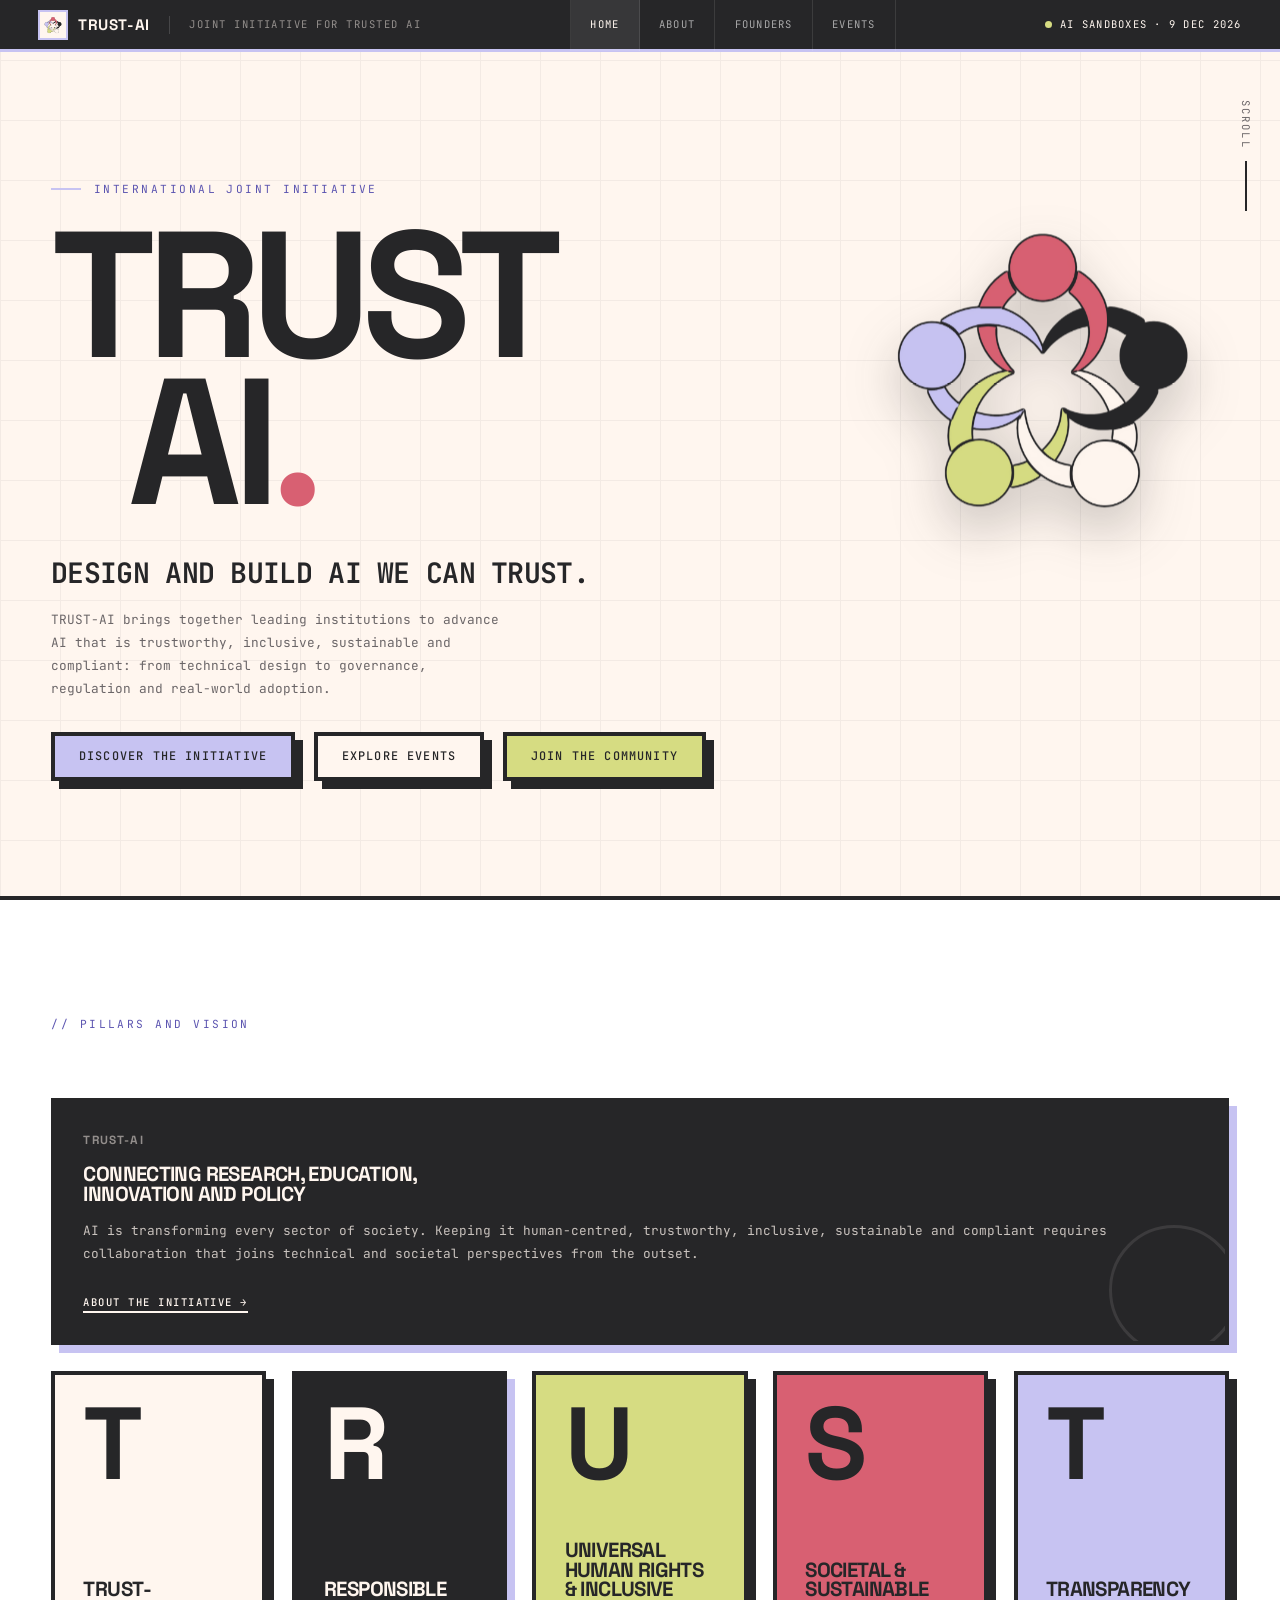
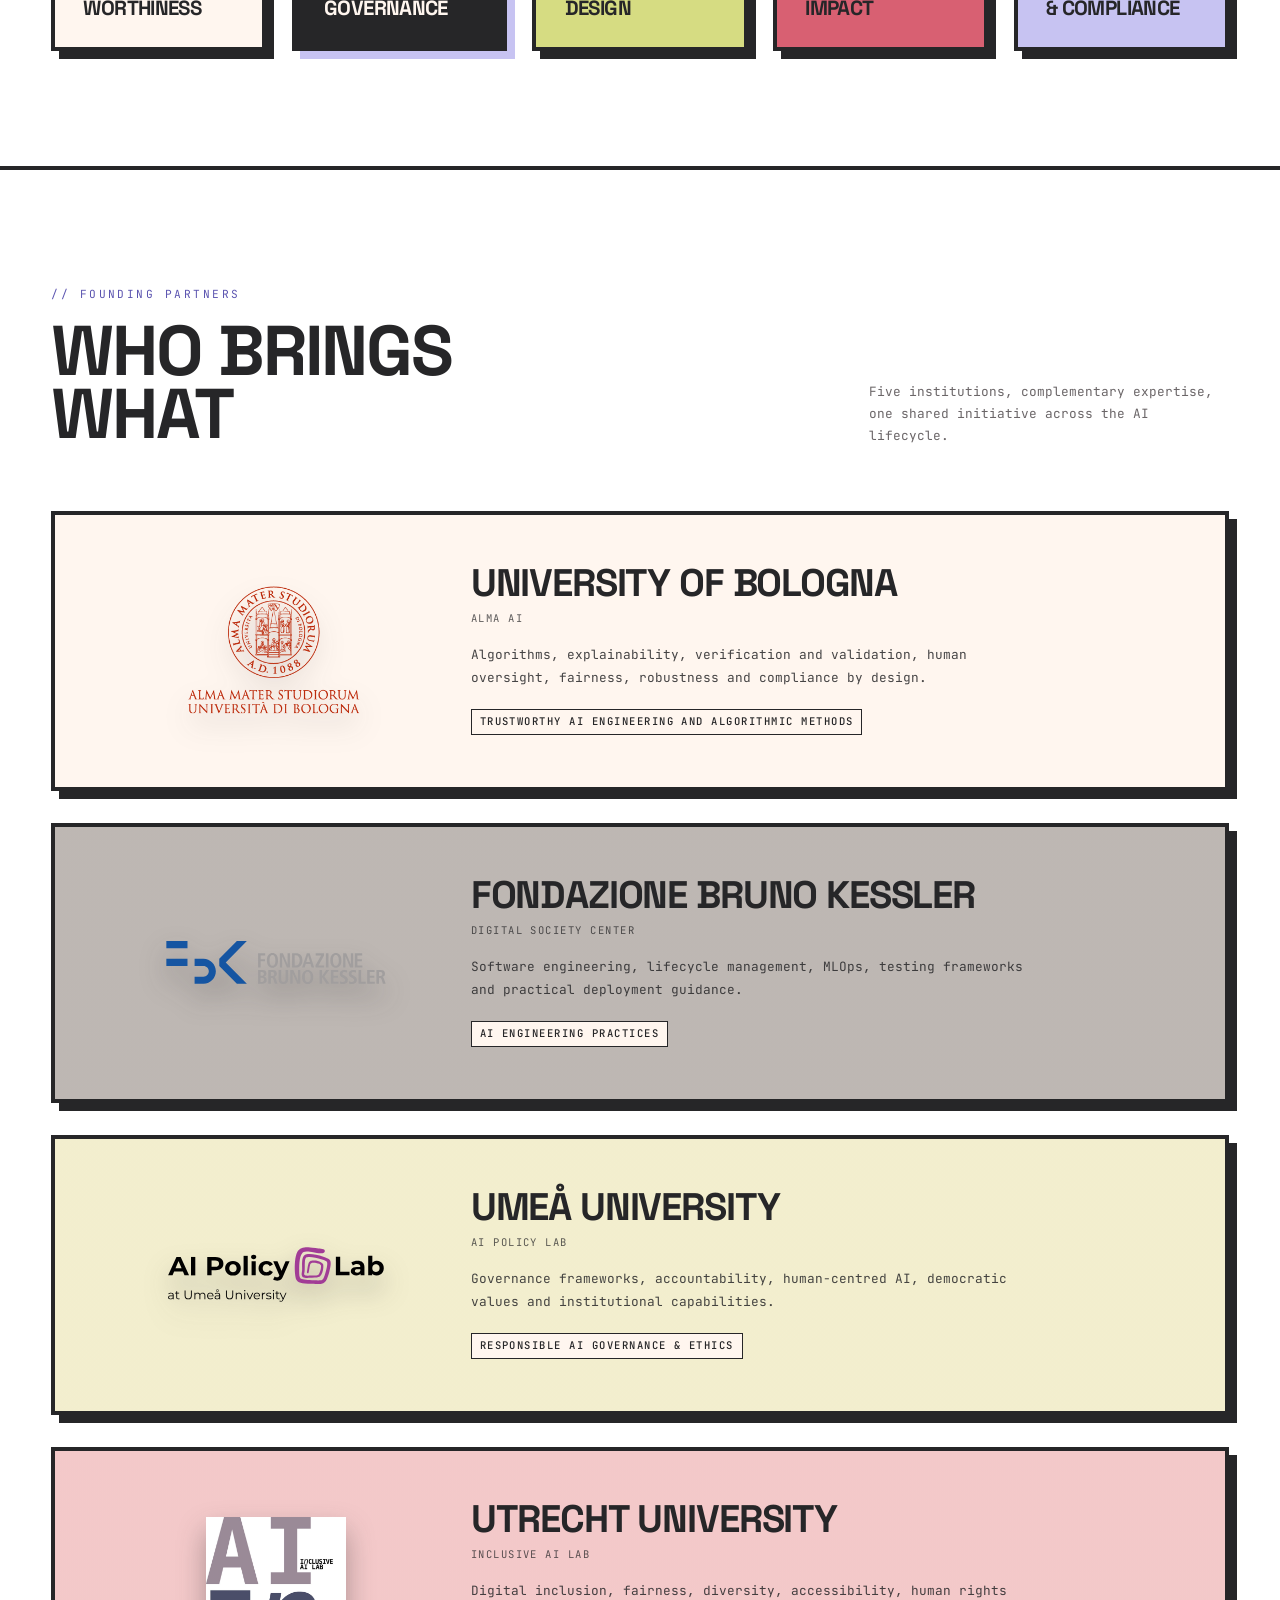
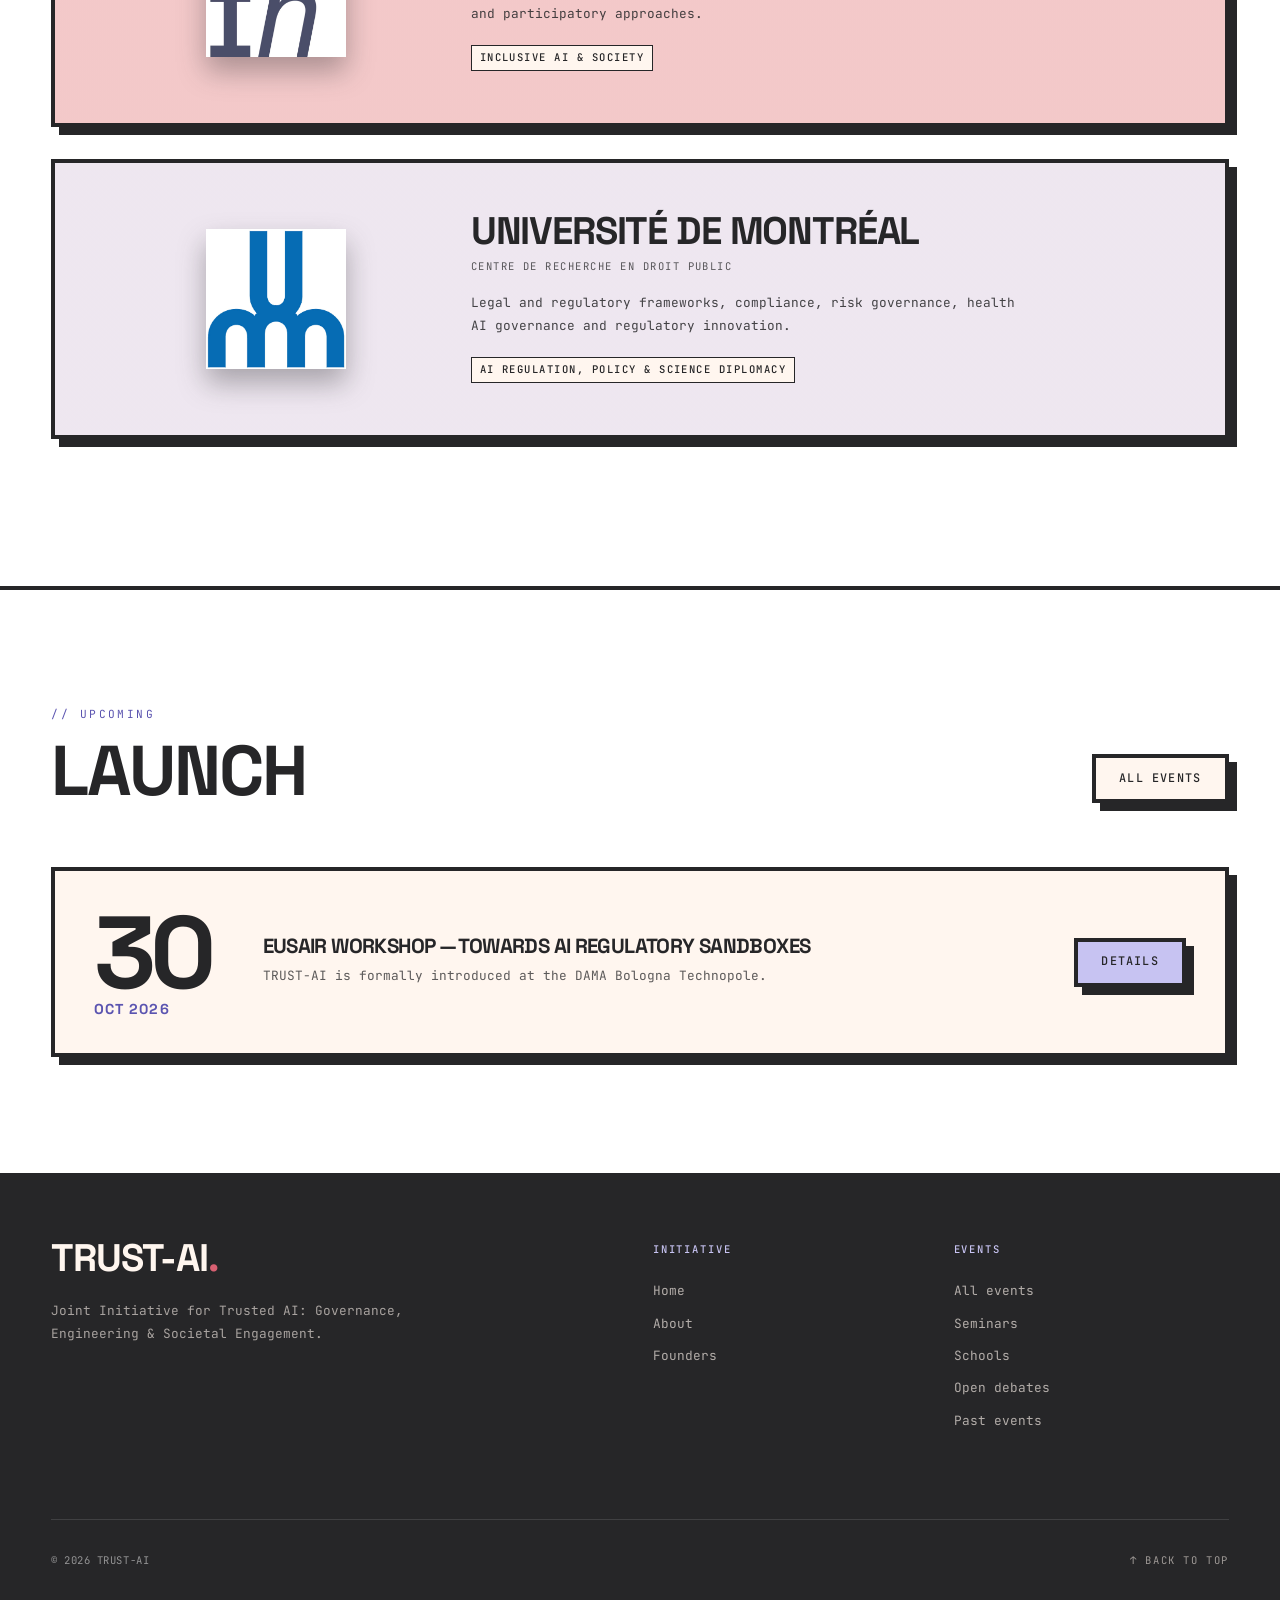
<file: index.html>
<!doctype html>
<html lang="en">
<head>
<meta charset="utf-8">
<meta name="viewport" content="width=device-width, initial-scale=1">
<title>TRUST-AI | Joint Initiative for Trusted AI</title>
<meta name="description" content="TRUST-AI — Joint Initiative for Trusted AI: Governance, Engineering &amp; Societal Engagement.">
<link rel="icon" type="image/png" href="assets/TRUST-AI-logo-small.png?v=4">
<link rel="preconnect" href="https://fonts.googleapis.com">
<link rel="preconnect" href="https://fonts.gstatic.com" crossorigin>
<link href="https://fonts.googleapis.com/css2?family=JetBrains+Mono:wght@400;500&family=Space+Grotesk:wght@400;700&display=swap" rel="stylesheet">
<link rel="stylesheet" href="assets/styles.css">
</head>
<body>

<header class="header">
  <div class="header__inner">
    <div class="header__left">
      <a class="header__logo" href="index.html"><img class="header__logo-mark" src="assets/TRUST-AI-logo-small.png?v=4" alt="">TRUST-AI</a>
      <span class="header__sep"></span>
      <span class="header__product">Joint Initiative for Trusted AI</span>
    </div>
    <nav class="header__nav">
      <a href="index.html" class="active">Home</a>
      <a href="about.html">About</a>
      <a href="founders.html">Founders</a>
      <div class="header__drop"><a href="events.html">Events</a><div class="header__menu"><a href="events.html#lunch-events">Lunch events</a><a href="events.html#schools">Schools</a><a href="events.html#open-debates">Open debates</a></div></div>
    </nav>
    <a class="header__cta" href="events/trust-ai-launch-2026.html"><span class="header__dot"></span><span>Launch · 30 Oct 2026</span></a>
    <button class="header__burger" aria-label="Toggle navigation" aria-expanded="false"><span></span><span></span><span></span></button>
  </div>
</header>

<main>
<section class="hero">
  <div class="hero__grid" aria-hidden="true"></div>
  <div class="hero__label reveal">International Joint Initiative</div>
  <div class="hero__head">
    <h1 class="hero__title">
      <span class="line">TRUST</span>
      <span class="line line--indent">AI<span class="accent">.</span></span>
    </h1>
    <img class="hero__logo" src="assets/TRUST-AI-logo-small.png?v=4" alt="TRUST-AI logo">
  </div>
  <div class="hero__bottom">
    <div>
      <p class="hero__tagline reveal">DESIGN AND BUILD AI WE CAN TRUST.</p>
      <p class="hero__desc reveal">TRUST-AI brings together leading institutions to advance AI that is trustworthy, inclusive, sustainable and compliant: from technical design to governance, regulation and real-world adoption.</p>
      <div class="btn-row reveal"><a class="btn btn--primary" href="about.html">Discover the initiative</a><a class="btn btn--ghost" href="events.html">Explore events</a><a class="btn btn--lime" href="https://forms.gle/BusXYY5gGF9rm19d7" target="_blank" rel="noopener"> Join the community</a></div>
    </div>
  </div>
  <div class="hero__scroll-cue" aria-hidden="true">Scroll</div>
</section>

<section class="section" id="pillars">
  <div class="container">
    <div class="section__header reveal">
      <div class="eyebrow">// Pillars and Vision</div>
      <!-- <h2 class="title">What generate<br>trust</h2> -->
    </div>
    <div class="grid">
      <div class="card card--dark reveal">
        <div class="card__number">TRUST-AI</div>
        <h3 class="card__title">Connecting research, education,<br>innovation and policy</h3>
        <p class="card__text">AI is transforming every sector of society. Keeping it human-centred, trustworthy, inclusive, sustainable and compliant requires collaboration that joins technical and societal perspectives from the outset.</p>
        <div class="card__foot"><a class="link" href="about.html">About the initiative →</a></div>
        <div class="card__ring" aria-hidden="true"></div>
      </div>
      <div class="grid grid--5">
        <div class="card card--cream pillar reveal"><div class="card__letter">T</div><div class="card__number"></div><h3 class="card__title">Trust&shy;worthiness</h3></div>
        <div class="card card--dark pillar reveal"><div class="card__letter">R</div><div class="card__number"></div><h3 class="card__title">Responsible governance</h3></div>
        <div class="card card--lime pillar reveal"><div class="card__letter">U</div><div class="card__number"></div><h3 class="card__title">Universal Human rights &amp; inclusive design</h3></div>
        <div class="card card--rose pillar reveal"><div class="card__letter">S</div><div class="card__number"></div><h3 class="card__title">Societal &amp; sustainable impact</h3></div>
        <div class="card card--accent pillar reveal"><div class="card__letter">T</div><div class="card__number"></div><h3 class="card__title">Transparency &amp; compliance</h3></div>
      </div>
    </div>
  </div>
</section>

<section class="section" id="partners">
  <div class="container">
    <div class="section__header section__header--split reveal">
      <div><div class="eyebrow">// Founding partners</div><h2 class="title">Who brings<br>what</h2></div>
      <p class="section__subtitle">Five institutions, complementary expertise, one shared initiative across the AI lifecycle.</p>
    </div>
    <div>
    <article class="stack__card reveal">
      <div class="stack__left"><img class="stack__logo" src="assets/sigillo1x_xl.png" alt="University of Bologna logo"></div>
      <div class="stack__right">
        <h3 class="stack__title">University of Bologna</h3>
        <p class="stack__meta">Alma AI</p>
        <p class="stack__text">Algorithms, explainability, verification and validation, human oversight, fairness, robustness and compliance by design.</p>
        <div class="tags"><span class="tag tag--accent">Trustworthy AI Engineering and Algorithmic Methods</span></div>
      </div>
    </article>
    <article class="stack__card reveal">
      <div class="stack__left"><img class="stack__logo" src="assets/fbk_logo.svg" alt="Fondazione Bruno Kessler logo"></div>
      <div class="stack__right">
        <h3 class="stack__title">Fondazione Bruno Kessler</h3>
        <p class="stack__meta">Digital Society Center</p>
        <p class="stack__text">Software engineering, lifecycle management, MLOps, testing frameworks and practical deployment guidance.</p>
        <div class="tags"><span class="tag tag--accent">AI Engineering Practices</span></div>
      </div>
    </article>
    <article class="stack__card reveal">
      <div class="stack__left"><img class="stack__logo" src="assets/AIPL-logo.svg" alt="Umeå University logo"></div>
      <div class="stack__right">
        <h3 class="stack__title">Umeå University</h3>
        <p class="stack__meta">AI Policy Lab</p>
        <p class="stack__text">Governance frameworks, accountability, human-centred AI, democratic values and institutional capabilities.</p>
        <div class="tags"><span class="tag tag--accent">Responsible AI Governance &amp; Ethics</span></div>
      </div>
    </article>
    <article class="stack__card reveal">
      <div class="stack__left"><img class="stack__logo" src="assets/inclusive-ai-socials.jpg" alt="Utrecht University logo"></div>
      <div class="stack__right">
        <h3 class="stack__title">Utrecht University</h3>
        <p class="stack__meta">Inclusive AI Lab</p>
        <p class="stack__text">Digital inclusion, fairness, diversity, accessibility, human rights and participatory approaches.</p>
        <div class="tags"><span class="tag tag--accent">Inclusive AI &amp; Society</span></div>
      </div>
    </article>
    <article class="stack__card reveal">
      <div class="stack__left"><img class="stack__logo" src="assets/montreal-logo.png" alt="Université de Montréal logo"></div>
      <div class="stack__right">
        <h3 class="stack__title">Université de Montréal</h3>
        <p class="stack__meta">Centre de recherche en droit public</p>
        <p class="stack__text">Legal and regulatory frameworks, compliance, risk governance, health AI governance and regulatory innovation.</p>
        <div class="tags"><span class="tag tag--accent">AI Regulation, Policy &amp; Science Diplomacy</span></div>
      </div>
    </article>
    </div>
  </div>
</section>

<section class="section">
  <div class="container">
    <div class="section__header section__header--split reveal">
      <div><div class="eyebrow">// Upcoming</div><h2 class="title">Launch</h2></div>
      <a class="btn btn--ghost" href="events.html">All events</a>
    </div>
    <article class="event-row reveal">
      <div class="event-row__date"><b>30</b><span>Oct 2026</span></div>
      <div><h3>EUSAiR Workshop — Towards AI Regulatory Sandboxes</h3><p class="card__text">TRUST-AI is formally introduced at the DAMA Bologna Technopole.</p></div>
      <a class="btn btn--primary" href="events/trust-ai-launch-2026.html">Details</a>
    </article>
  </div>
</section>
</main>

<footer class="footer">
  <div class="footer__inner">
    <div class="footer__top">
      <div class="footer__brand">
        <h2 class="footer__brand-name">TRUST-AI<span class="accent">.</span></h2>
        <p class="footer__brand-desc">Joint Initiative for Trusted AI: Governance, Engineering &amp; Societal Engagement.</p>
      </div>
      <div class="footer__col"><div class="footer__col-title">Initiative</div><a href="index.html">Home</a><a href="about.html">About</a><a href="founders.html">Founders</a></div>
      <div class="footer__col"><div class="footer__col-title">Events</div><a href="events.html">All events</a><a href="events.html#lunch-events">Lunch events</a><a href="events.html#open-debates">Open debates</a><a href="events.html#schools">Schools</a></div>
    </div>
    <div class="footer__bottom">
      <span class="footer__copy">&copy; 2026 TRUST-AI</span>
      <button class="footer__back-top">↑ Back to top</button>
    </div>
  </div>
</footer>

<script src="assets/site.js"></script>
</body>
</html>
</file>
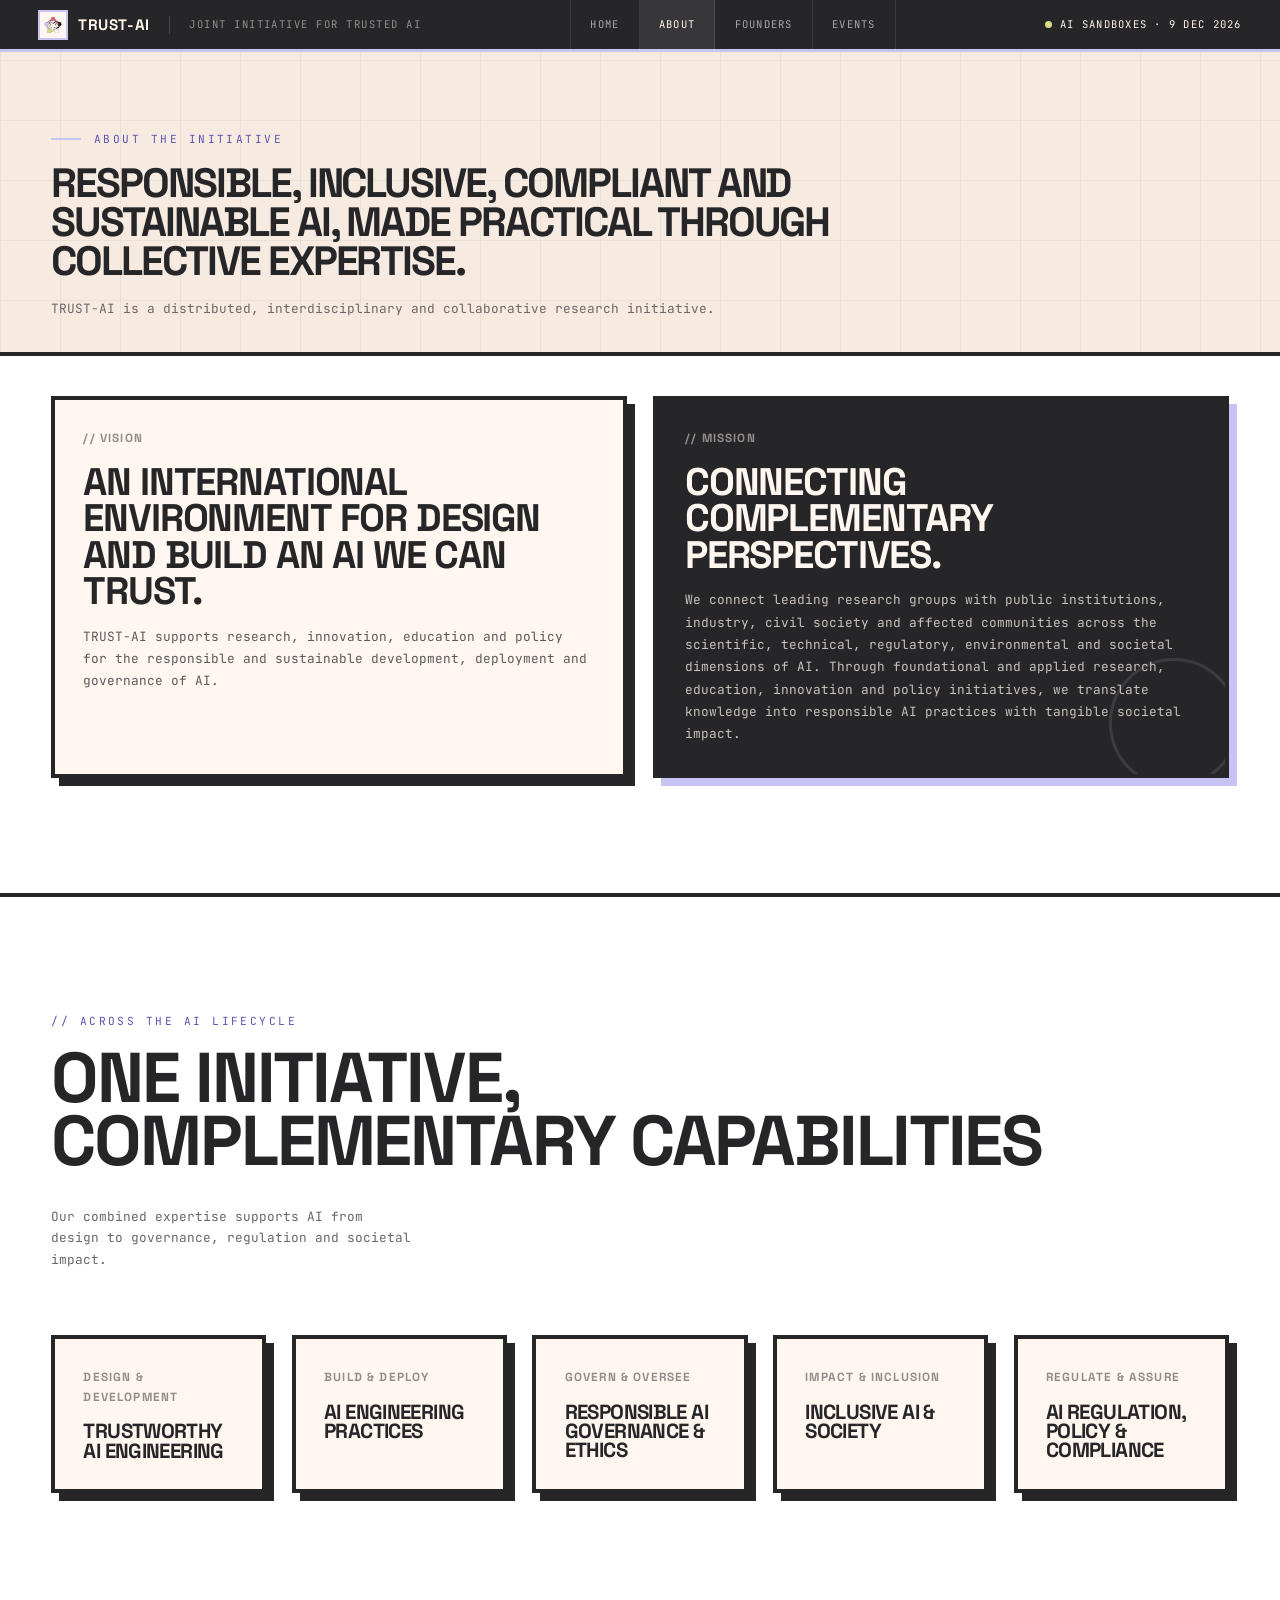
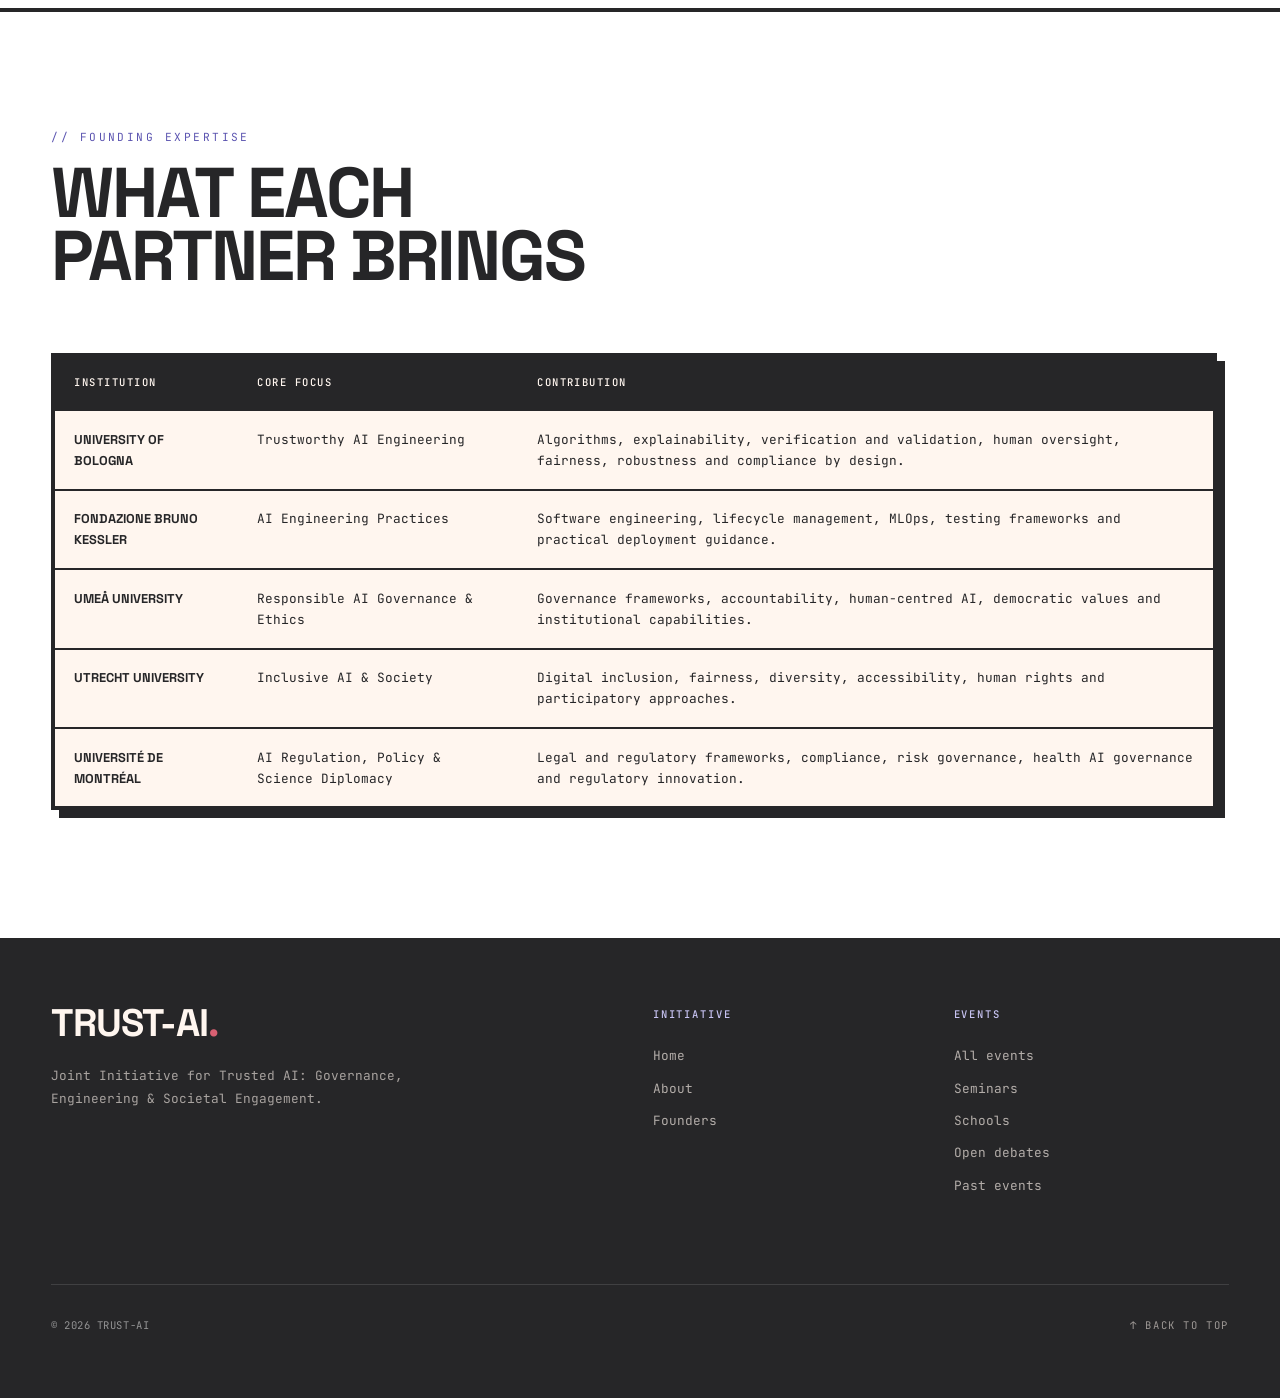
<file: about.html>
<!doctype html>
<html lang="en">
<head>
<meta charset="utf-8">
<meta name="viewport" content="width=device-width, initial-scale=1">
<title>About | TRUST-AI</title>
<meta name="description" content="About TRUST-AI.">
<link rel="icon" type="image/png" href="assets/TRUST-AI-logo-small.png?v=4">
<link rel="preconnect" href="https://fonts.googleapis.com">
<link rel="preconnect" href="https://fonts.gstatic.com" crossorigin>
<link href="https://fonts.googleapis.com/css2?family=JetBrains+Mono:wght@400;500&family=Space+Grotesk:wght@400;700&display=swap" rel="stylesheet">
<link rel="stylesheet" href="assets/styles.css">
</head>
<body>

<header class="header">
  <div class="header__inner">
    <div class="header__left">
      <a class="header__logo" href="index.html"><img class="header__logo-mark" src="assets/TRUST-AI-logo-small.png?v=4" alt="">TRUST-AI</a>
      <span class="header__sep"></span>
      <span class="header__product">Joint Initiative for Trusted AI</span>
    </div>
    <nav class="header__nav">
      <a href="index.html">Home</a>
      <a href="about.html" class="active">About</a>
      <a href="founders.html">Founders</a>
      <div class="header__drop"><a href="events.html">Events</a><div class="header__menu"><a href="events.html#lunch-events">Lunch events</a><a href="events.html#schools">Schools</a><a href="events.html#open-debates">Open debates</a></div></div>
    </nav>
    <a class="header__cta" href="events/trust-ai-launch-2026.html"><span class="header__dot"></span><span>Launch · 30 Oct 2026</span></a>
    <button class="header__burger" aria-label="Toggle navigation" aria-expanded="false"><span></span><span></span><span></span></button>
  </div>
</header>

<main>
<section class="hero hero--page">
  <div class="hero__grid" aria-hidden="true"></div>
  <div class="hero__label reveal">About the initiative</div>
  <h1 class="hero__title">Responsible, Inclusive, Compliant and Sustainable AI, made practical through collective expertise.</h1>
  <p class="hero__desc reveal">TRUST-AI is a distributed, interdisciplinary and collaborative research initiative.</p>
</section>

<section class="section">
  <div class="container grid grid--2">
    <article class="card reveal">
      <div class="card__number">// Vision</div>
      <h2 class="card__title" style="font-size: var(--fs-h2)">An international environment for design and build an AI we can trust.</h2>
      <p class="card__text">TRUST-AI supports research, innovation, education and policy for the responsible and sustainable development, deployment and governance of AI.</p>
    </article>
    <article class="card card--dark reveal">
      <div class="card__number">// Mission</div>
      <h2 class="card__title" style="font-size: var(--fs-h2)">Connecting complementary perspectives.</h2>
      <p class="card__text">We connect leading research groups with public institutions, industry, civil society and affected communities across the scientific, technical, regulatory, environmental and societal dimensions of AI. Through foundational and applied research, education, innovation and policy initiatives, we translate knowledge into responsible AI practices with tangible societal impact.</p>
      <div class="card__ring" aria-hidden="true"></div>
    </article>
  </div>
</section>


<section class="section">
  <div class="container">
    <div class="section__header section__header--split reveal">
      <div><div class="eyebrow">// Across the AI lifecycle</div><h2 class="title">One initiative,<br>complementary capabilities</h2></div>
      <p class="section__subtitle">Our combined expertise supports AI from design to governance, regulation and societal impact.</p>
    </div>
    <div class="grid grid--5">
      <article class="card reveal"><div class="card__number">Design &amp; development</div><h3 class="card__title">Trustworthy AI engineering</h3></article>
      <article class="card reveal"><div class="card__number">Build &amp; deploy</div><h3 class="card__title">AI engineering practices</h3></article>
      <article class="card reveal"><div class="card__number">Govern &amp; oversee</div><h3 class="card__title">Responsible AI governance &amp; ethics</h3></article>
      <article class="card reveal"><div class="card__number">Impact &amp; inclusion</div><h3 class="card__title">Inclusive AI &amp; society</h3></article>
      <article class="card reveal"><div class="card__number">Regulate &amp; assure</div><h3 class="card__title">AI regulation, policy &amp; compliance</h3></article>
    </div>
  </div>
</section>

<section class="section">
  <div class="container">
    <div class="section__header reveal"><div class="eyebrow">// Founding expertise</div><h2 class="title">What each<br>partner brings</h2></div>
    <div class="table-wrap reveal"><table class="focus-table"><thead><tr><th>Institution</th><th>Core focus</th><th>Contribution</th></tr></thead><tbody><tr><td>University of Bologna</td><td>Trustworthy AI Engineering</td><td>Algorithms, explainability, verification and validation, human oversight, fairness, robustness and compliance by design.</td></tr><tr><td>Fondazione Bruno Kessler</td><td>AI Engineering Practices</td><td>Software engineering, lifecycle management, MLOps, testing frameworks and practical deployment guidance.</td></tr><tr><td>Umeå University</td><td>Responsible AI Governance &amp; Ethics</td><td>Governance frameworks, accountability, human-centred AI, democratic values and institutional capabilities.</td></tr><tr><td>Utrecht University</td><td>Inclusive AI &amp; Society</td><td>Digital inclusion, fairness, diversity, accessibility, human rights and participatory approaches.</td></tr><tr><td>Université de Montréal</td><td>AI Regulation, Policy &amp; Science Diplomacy</td><td>Legal and regulatory frameworks, compliance, risk governance, health AI governance and regulatory innovation.</td></tr></tbody></table></div>
  </div>
</section>
</main>

<footer class="footer">
  <div class="footer__inner">
    <div class="footer__top">
      <div class="footer__brand">
        <h2 class="footer__brand-name">TRUST-AI<span class="accent">.</span></h2>
        <p class="footer__brand-desc">Joint Initiative for Trusted AI: Governance, Engineering &amp; Societal Engagement.</p>
      </div>
      <div class="footer__col"><div class="footer__col-title">Initiative</div><a href="index.html">Home</a><a href="about.html">About</a><a href="founders.html">Founders</a></div>
      <div class="footer__col"><div class="footer__col-title">Events</div><a href="events.html">All events</a><a href="events.html#lunch-events">Lunch events</a><a href="events.html#open-debates">Open debates</a><a href="events.html#schools">Schools</a></div>
    </div>
    <div class="footer__bottom">
      <span class="footer__copy">&copy; 2026 TRUST-AI</span>
      <button class="footer__back-top">↑ Back to top</button>
    </div>
  </div>
</footer>

<script src="assets/site.js"></script>
</body>
</html>
</file>
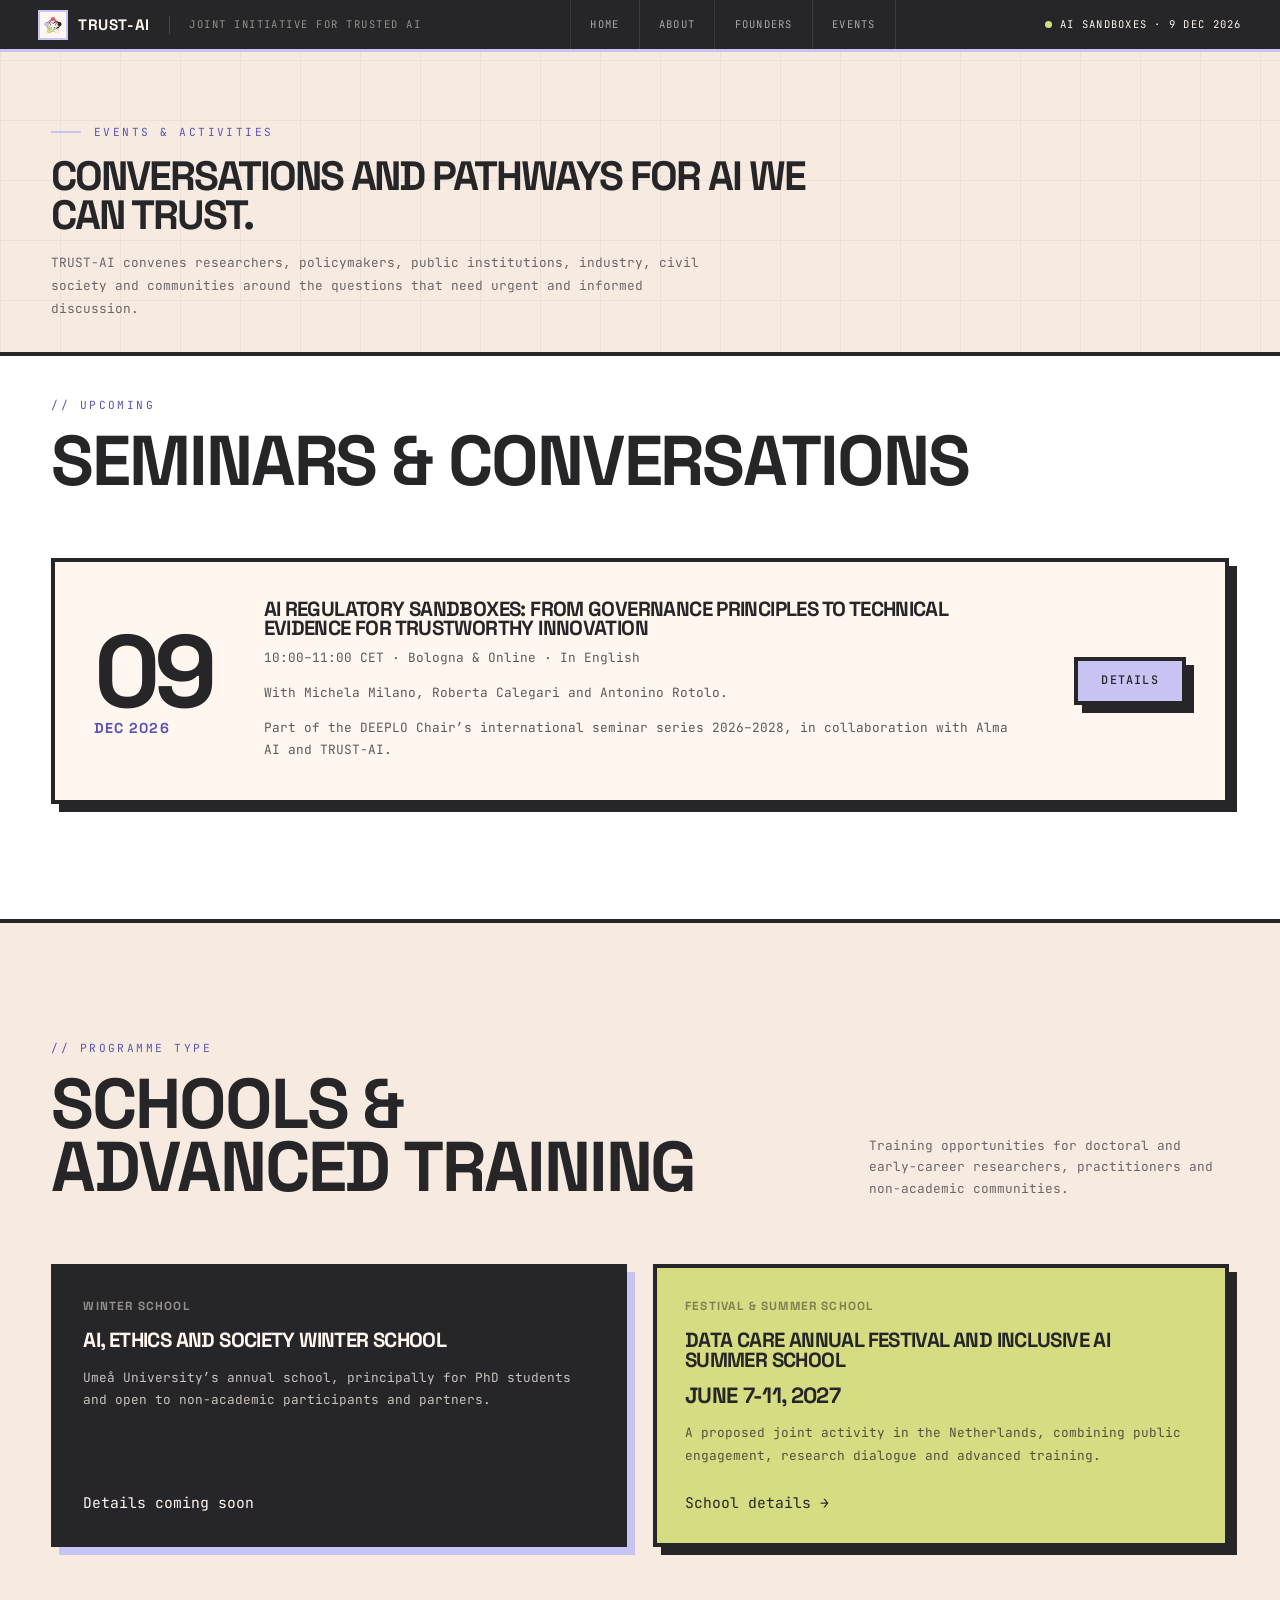
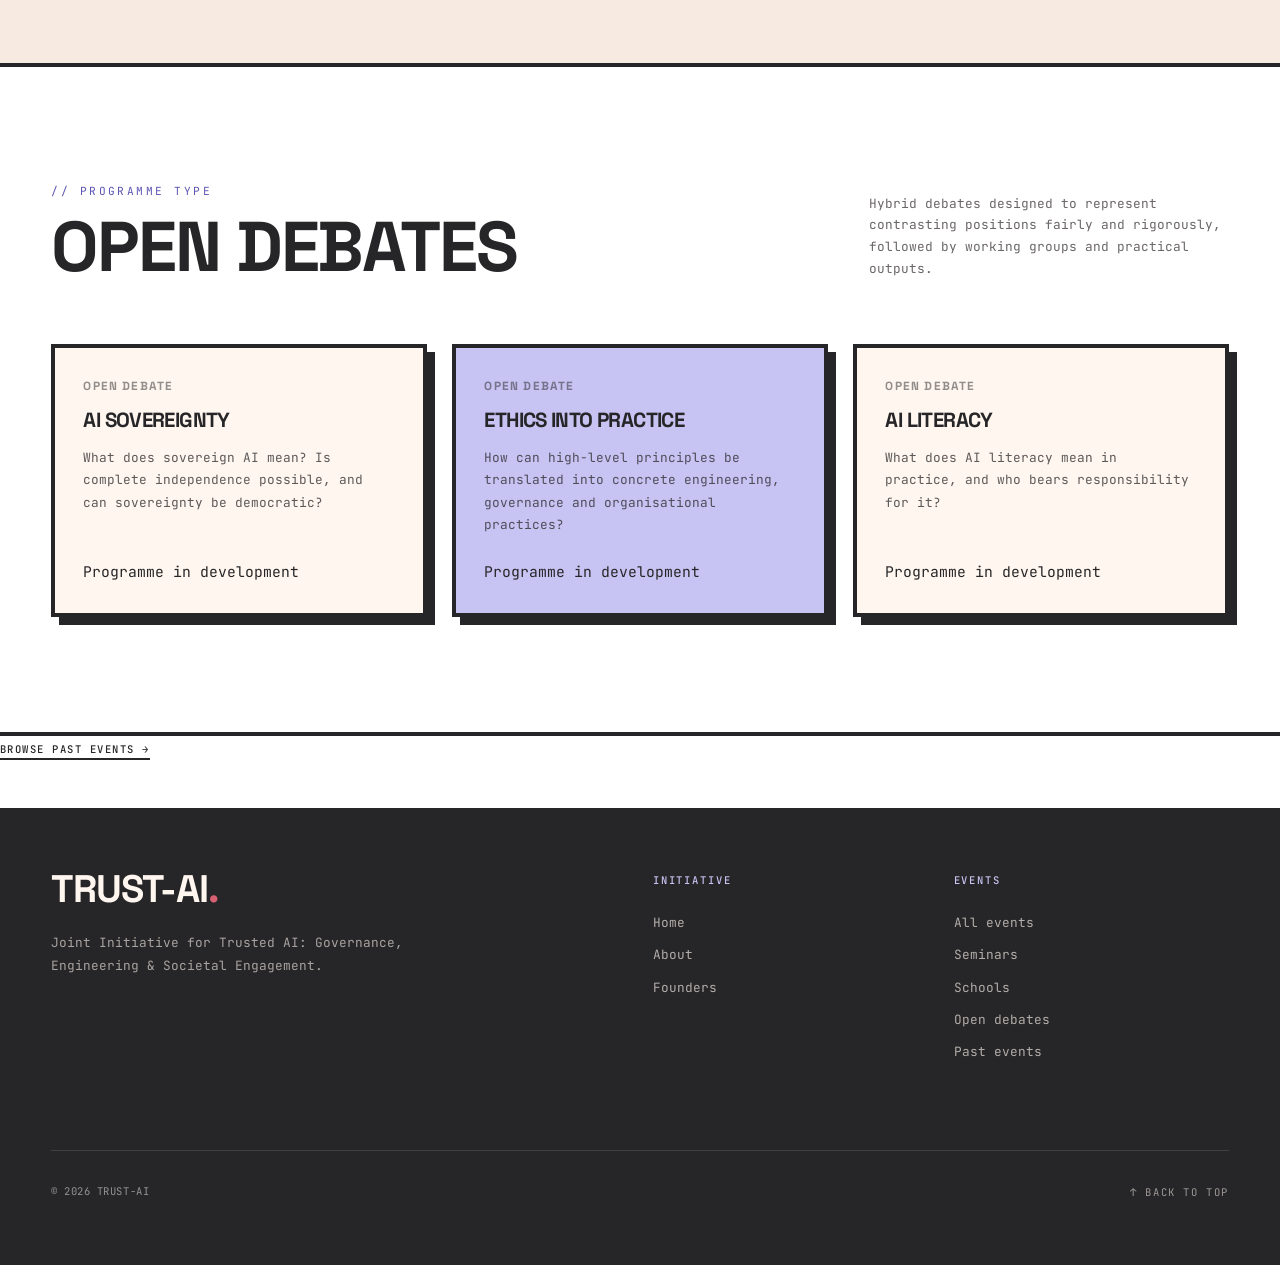
<file: events.html>
<!doctype html>
<html lang="en">
<head>
  <meta charset="utf-8">
  <meta name="viewport" content="width=device-width, initial-scale=1">
  <title>Events | TRUST-AI</title>
  <meta name="description" content="TRUST-AI events and activities.">
  <link rel="icon" type="image/png" href="assets/TRUST-AI-logo-small.png?v=4">
  <link rel="preconnect" href="https://fonts.googleapis.com">
  <link rel="preconnect" href="https://fonts.gstatic.com" crossorigin>
  <link href="https://fonts.googleapis.com/css2?family=JetBrains+Mono:wght@400;500&family=Space+Grotesk:wght@400;700&display=swap" rel="stylesheet">
  <link rel="stylesheet" href="assets/styles.css">
</head>
<body>

<header class="header">
  <div class="header__inner">
    <div class="header__left">
      <a class="header__logo" href="index.html"><img class="header__logo-mark" src="assets/TRUST-AI-logo-small.png?v=4" alt="">TRUST-AI</a>
      <span class="header__sep"></span>
      <span class="header__product">Joint Initiative for Trusted AI</span>
    </div>
    <nav class="header__nav">
      <a href="index.html">Home</a>
      <a href="about.html">About</a>
      <a href="founders.html">Founders</a>
      <div class="header__drop">
        <a href="events.html" aria-current="page">Events</a>
        <div class="header__menu">
          <a href="events.html#seminars">Seminars</a>
          <a href="events.html#lunch-events">Lunch events</a>
          <a href="events.html#schools">Schools</a>
          <a href="events.html#open-debates">Open debates</a>
        </div>
      </div>
    </nav>
    <a class="header__cta" href="events/ai-regulatory-sandboxes-2026.html">
      <span class="header__dot"></span>
      <span>AI Sandboxes · 9 Dec 2026</span>
    </a>
    <button class="header__burger" aria-label="Toggle navigation" aria-expanded="false"><span></span><span></span><span></span></button>
  </div>
</header>

<main>
  <section class="hero hero--page">
    <div class="hero__grid" aria-hidden="true"></div>
    <div class="hero__label reveal">Events &amp; activities</div>
    <h1 class="hero__title">Conversations and pathways for AI we can trust.</h1>
    <p class="hero__desc reveal">TRUST-AI convenes researchers, policymakers, public institutions, industry, civil society and communities around the questions that need urgent and informed discussion.</p>
  </section>

  <section class="section" id="seminars">
    <div class="container">
      <div class="section__header reveal">
        <div class="eyebrow">// Upcoming</div>
        <h2 class="title">Seminars &amp; conversations</h2>
      </div>
      <article class="event-row reveal">
        <div class="event-row__date">
          <b>09</b>
          <span>Dec 2026</span>
        </div>
        <div>
          <h3>AI Regulatory Sandboxes: From Governance Principles to Technical Evidence for Trustworthy Innovation</h3>
          <p class="card__text">10:00–11:00 CET · Bologna &amp; Online · In English</p>
          <p class="card__text">With Michela Milano, Roberta Calegari and Antonino Rotolo.</p>
          <p class="card__text">Part of the DEEPLO Chair’s international seminar series 2026–2028, in collaboration with Alma AI and TRUST-AI.</p>
        </div>
        <a class="btn btn--primary" href="events/ai-regulatory-sandboxes-2026.html">Details</a>
      </article>
    </div>
  </section>

  <!-- <section class="section section--surface" id="lunch-events">
    <div class="container split">
      <div class="section__header reveal" style="margin: 0">
        <div class="eyebrow">// Programme type</div><h2 class="title">Lunch events</h2>
        <p class="section__subtitle" style="margin-top: 1.5rem">Short, informal cross-sector conversations that connect research with public institutions, civil society, industry and policy practice.</p>
      </div>
      <article class="card card--dark reveal">
        <div class="card__number">// Status</div>
        <h3 class="card__title">Programme in development</h3>
        <p class="card__text">Lunch events will be announced here with their speaker, topic, format, location or online link, and registration information.</p>
        <div class="card__ring" aria-hidden="true"></div>
      </article>
    </div>
  </section> -->

  <section class="section section--surface" id="schools">
    <div class="container">
      <div class="section__header section__header--split reveal">
        <div><div class="eyebrow">// Programme type</div><h2 class="title">Schools &amp;<br>advanced training</h2></div>
        <p class="section__subtitle">Training opportunities for doctoral and early-career researchers, practitioners and non-academic communities.</p>
      </div>
      <div class="grid grid--2">
        <article class="card card--dark reveal">
          <div class="card__number">Winter school</div>
          <h3 class="card__title">AI, Ethics and Society Winter School</h3>
          <p class="card__text">Umeå University’s annual school, principally for PhD students and open to non-academic participants and partners.</p>
          <div class="card__foot">Details coming soon</div>
        </article>
        <article class="card card--lime reveal">
          <div class="card__number">Festival &amp; summer school</div>
          <h3 class="card__title">Data CARE Annual Festival and Inclusive AI Summer School</h3>
          <h2>June 7-11, 2027</h2>
          <p class="card__text">A proposed joint activity in the Netherlands, combining public engagement, research dialogue and advanced training.</p>
          <a class="card__foot" href="https://inclusiveailab.org/data-care-festival-2027/" target="_blank" rel="noopener">School details →</a>
        </article>
      </div>
    </div>
  </section>

  <section class="section" id="open-debates">
    <div class="container">
      <div class="section__header section__header--split reveal">
        <div><div class="eyebrow">// Programme type</div><h2 class="title">Open debates</h2></div>
        <p class="section__subtitle">Hybrid debates designed to represent contrasting positions fairly and rigorously, followed by working groups and practical outputs.</p>
      </div>
      <div class="grid grid--3">
        <article class="card reveal">
          <div class="card__number">OPEN DEBATE</div>
          <h3 class="card__title">AI sovereignty</h3>
          <p class="card__text">What does sovereign AI mean? Is complete independence possible, and can sovereignty be democratic?</p>
          <div class="card__foot">Programme in development</div>
        </article>
        <article class="card card--accent reveal">
          <div class="card__number">OPEN DEBATE</div>
          <h3 class="card__title">Ethics into practice</h3>
          <p class="card__text">How can high-level principles be translated into concrete engineering, governance and organisational practices?</p>
          <div class="card__foot">Programme in development</div>
        </article>
        <article class="card reveal">
          <div class="card__number">OPEN DEBATE</div>
          <h3 class="card__title">AI literacy</h3>
          <p class="card__text">What does AI literacy mean in practice, and who bears responsibility for it?</p>
          <div class="card__foot">Programme in development</div>
        </article>
      </div>
    </div>
  </section>
  <div class="container" style="padding-bottom: 3rem">
    <a class="link" href="past-events.html">Browse past events →</a>
  </div>
</main>

<footer class="footer">
  <div class="footer__inner">
    <div class="footer__top">
      <div class="footer__brand">
        <h2 class="footer__brand-name">TRUST-AI<span class="accent">.</span></h2>
        <p class="footer__brand-desc">Joint Initiative for Trusted AI: Governance, Engineering &amp; Societal Engagement.</p>
      </div>
      <div class="footer__col">
        <div class="footer__col-title">Initiative</div>
        <a href="index.html">Home</a>
        <a href="about.html">About</a>
        <a href="founders.html">Founders</a>
      </div>
      <div class="footer__col">
        <div class="footer__col-title">Events</div>
        <a href="events.html">All events</a>
        <a href="events.html#seminars">Seminars</a>
        <a href="events.html#lunch-events">Lunch events</a>
        <a href="events.html#open-debates">Open debates</a>
        <a href="events.html#schools">Schools</a>
        <a href="past-events.html">Past events</a>
      </div>
    </div>
    <div class="footer__bottom">
      <span class="footer__copy">&copy; 2026 TRUST-AI</span>
      <button class="footer__back-top">↑ Back to top</button>
    </div>
  </div>
</footer>

<script src="assets/site.js"></script>
</body>
</html>
</file>
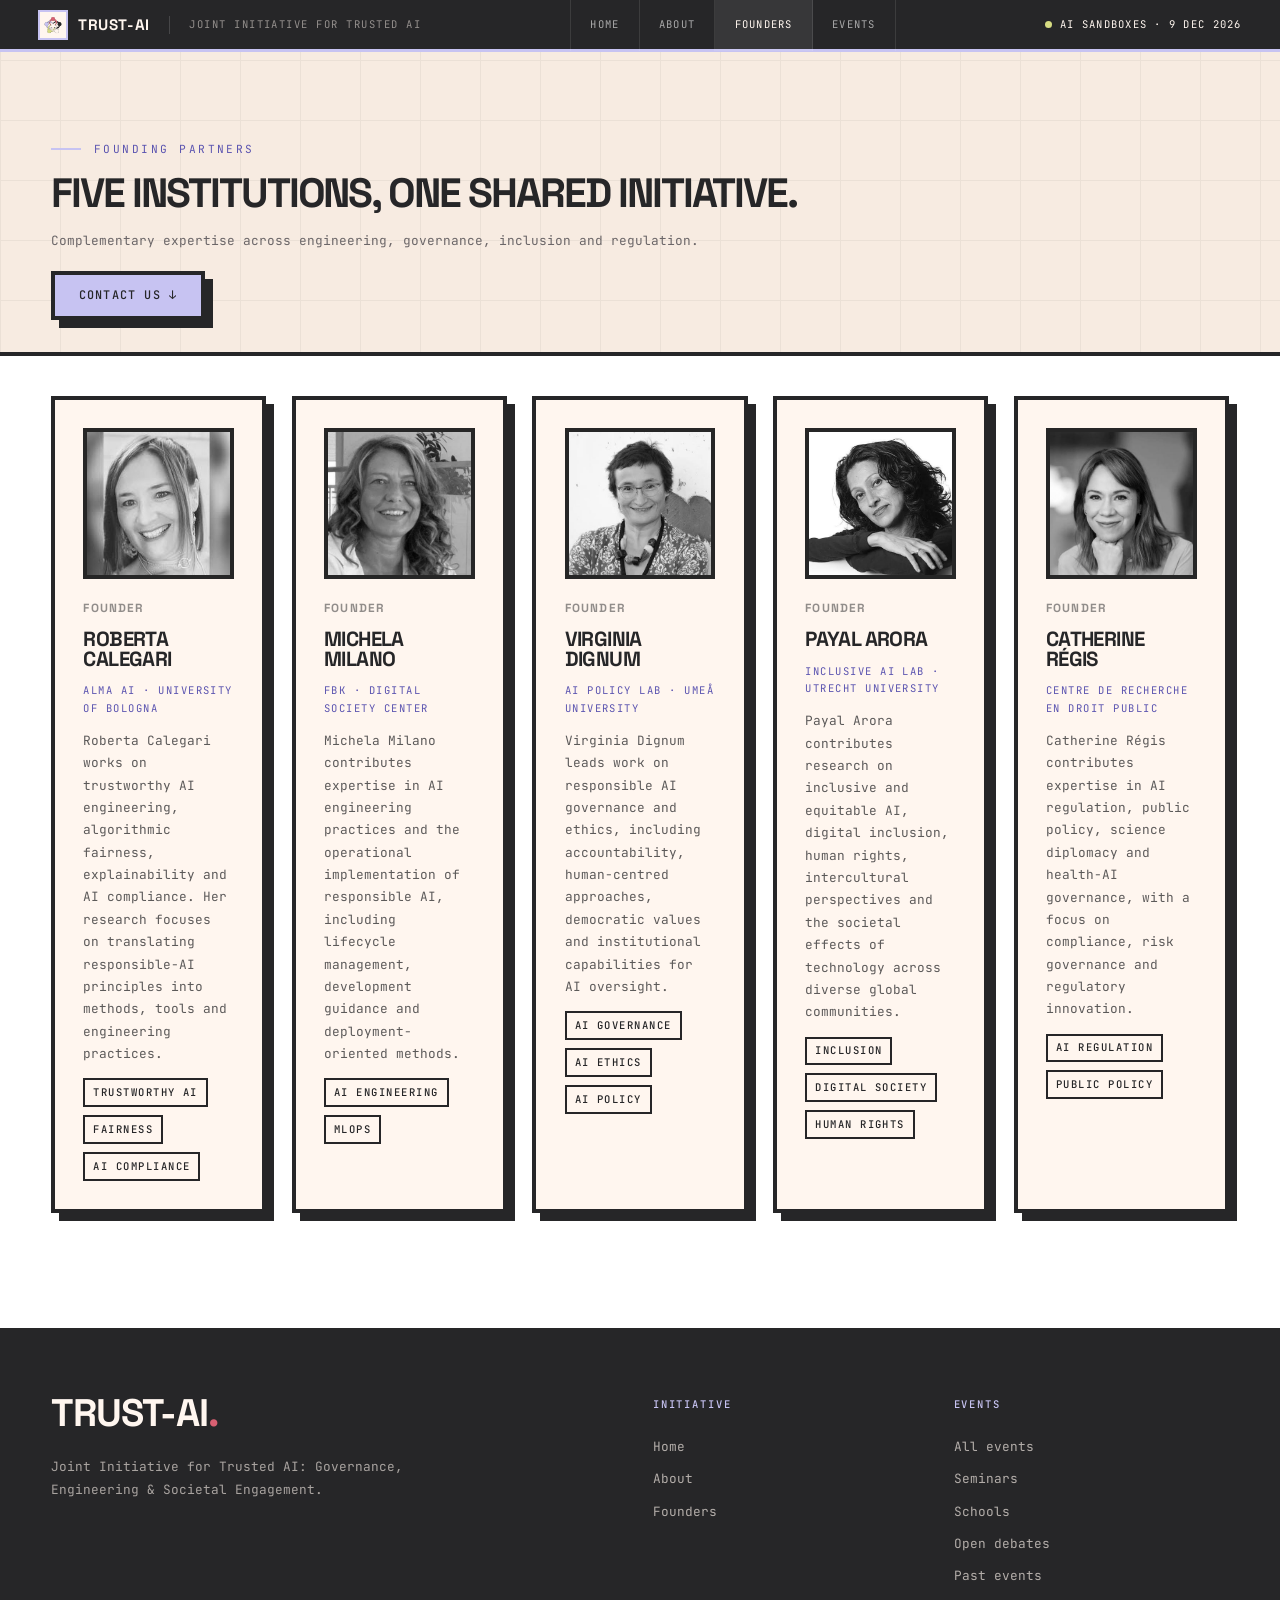
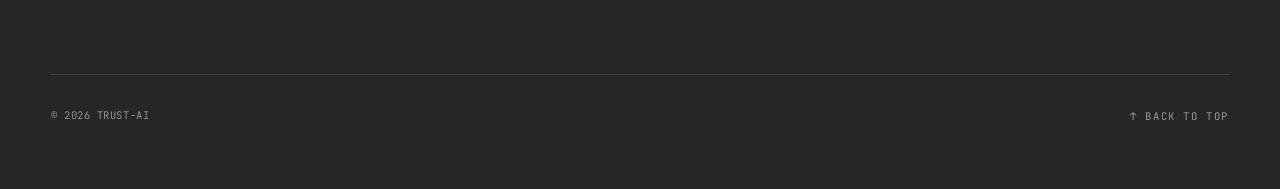
<file: founders.html>
<!doctype html>
<html lang="en">
<head>
<meta charset="utf-8">
<meta name="viewport" content="width=device-width, initial-scale=1">
<title>Founders | TRUST-AI</title>
<meta name="description" content="Founders of TRUST-AI.">
<link rel="icon" type="image/png" href="assets/TRUST-AI-logo-small.png?v=4">
<link rel="preconnect" href="https://fonts.googleapis.com">
<link rel="preconnect" href="https://fonts.gstatic.com" crossorigin>
<link href="https://fonts.googleapis.com/css2?family=JetBrains+Mono:wght@400;500&family=Space+Grotesk:wght@400;700&display=swap" rel="stylesheet">
<link rel="stylesheet" href="assets/styles.css">
</head>
<body>

<header class="header">
  <div class="header__inner">
    <div class="header__left">
      <a class="header__logo" href="index.html"><img class="header__logo-mark" src="assets/TRUST-AI-logo-small.png?v=4" alt="">TRUST-AI</a>
      <span class="header__sep"></span>
      <span class="header__product">Joint Initiative for Trusted AI</span>
    </div>
    <nav class="header__nav">
      <a href="index.html">Home</a>
      <a href="about.html">About</a>
      <a href="founders.html" class="active">Founders</a>
      <div class="header__drop"><a href="events.html">Events</a><div class="header__menu"><a href="events.html#lunch-events">Lunch events</a><a href="events.html#schools">Schools</a><a href="events.html#open-debates">Open debates</a></div></div>
    </nav>
    <a class="header__cta" href="events/trust-ai-launch-2026.html"><span class="header__dot"></span><span>Launch · 30 Oct 2026</span></a>
    <button class="header__burger" aria-label="Toggle navigation" aria-expanded="false"><span></span><span></span><span></span></button>
  </div>
</header>

<main>
<section class="hero hero--page">
  <div class="hero__grid" aria-hidden="true"></div>
  <div class="hero__label reveal">Founding partners</div>
  <h1 class="hero__title">Five institutions, one shared initiative.</h1>
  <p class="hero__desc reveal">Complementary expertise across engineering, governance, inclusion and regulation.</p>
  <details class="contact reveal">
  <summary class="btn btn--primary">Contact us</summary>
  <div class="contact__panel">
    <a
      class="btn btn--ghost"
      href="mailto:roberta.calegari@unibo.it?subject=TRUST-AI%20Joint%20Initiative"
    >
      Write an email
    </a>
  </div>
</details>
</section>

<section class="section">
  <div class="container grid grid--5">
    <article class="card founder reveal">
      <img class="founder__photo" src="assets/roberta.jpeg" alt="Roberta Calegari">
      <div class="founder__body">
        <div class="card__number">FOUNDER</div>
        <h2 class="card__title">Roberta Calegari</h2>
        <div class="founder__inst">Alma AI · University of Bologna</div>
        <p class="card__text">Roberta Calegari works on trustworthy AI engineering, algorithmic fairness, explainability and AI compliance. Her research focuses on translating responsible-AI principles into methods, tools and engineering practices.</p>
        <div class="tags"><span class="tag">Trustworthy AI</span><span class="tag">Fairness</span><span class="tag">AI compliance</span></div>
      </div>
    </article>
    <article class="card founder reveal">
      <img class="founder__photo" src="assets/michela.jpeg" alt="Michela Milano">
      <div class="founder__body">
        <div class="card__number">FOUNDER</div>
        <h2 class="card__title">Michela Milano</h2>
        <div class="founder__inst">FBK · Digital Society Center</div>
        <p class="card__text">Michela Milano contributes expertise in AI engineering practices and the operational implementation of responsible AI, including lifecycle management, development guidance and deployment-oriented methods.</p>
        <div class="tags"><span class="tag">AI engineering</span><span class="tag">MLOps</span></div>
      </div>
    </article>
    <article class="card founder reveal">
      <img class="founder__photo" src="assets/virginia.jpeg" alt="Virginia Dignum">
      <div class="founder__body">
        <div class="card__number">FOUNDER</div>
        <h2 class="card__title">Virginia Dignum</h2>
        <div class="founder__inst">AI Policy Lab · Umeå University</div>
        <p class="card__text">Virginia Dignum leads work on responsible AI governance and ethics, including accountability, human-centred approaches, democratic values and institutional capabilities for AI oversight.</p>
        <div class="tags"><span class="tag">AI governance</span><span class="tag">AI Ethics</span><span class="tag">AI policy</span></div>
      </div>
    </article>
    <article class="card founder reveal">
      <img class="founder__photo" src="assets/payal.jpeg" alt="Payal Arora">
      <div class="founder__body">
        <div class="card__number">FOUNDER</div>
        <h2 class="card__title">Payal Arora</h2>
        <div class="founder__inst">Inclusive AI Lab · Utrecht University</div>
        <p class="card__text">Payal Arora contributes research on inclusive and equitable AI, digital inclusion, human rights, intercultural perspectives and the societal effects of technology across diverse global communities.</p>
        <div class="tags"><span class="tag">Inclusion</span><span class="tag">Digital society</span><span class="tag">Human rights</span></div>
      </div>
    </article>
    <article class="card founder reveal">
      <img class="founder__photo" src="assets/catherine.jpeg" alt="Catherine Régis">
      <div class="founder__body">
        <div class="card__number">FOUNDER</div>
        <h2 class="card__title">Catherine Régis</h2>
        <div class="founder__inst">Centre de recherche en droit public</div>
        <p class="card__text">Catherine Régis contributes expertise in AI regulation, public policy, science diplomacy and health-AI governance, with a focus on compliance, risk governance and regulatory innovation.</p>
        <div class="tags"><span class="tag">AI regulation</span><span class="tag">Public policy</span></div>
      </div>
    </article>
  </div>
</section>
</main>

<footer class="footer">
  <div class="footer__inner">
    <div class="footer__top">
      <div class="footer__brand">
        <h2 class="footer__brand-name">TRUST-AI<span class="accent">.</span></h2>
        <p class="footer__brand-desc">Joint Initiative for Trusted AI: Governance, Engineering &amp; Societal Engagement.</p>
      </div>
      <div class="footer__col"><div class="footer__col-title">Initiative</div><a href="index.html">Home</a><a href="about.html">About</a><a href="founders.html">Founders</a></div>
      <div class="footer__col"><div class="footer__col-title">Events</div><a href="events.html">All events</a><a href="events.html#lunch-events">Lunch events</a><a href="events.html#open-debates">Open debates</a><a href="events.html#schools">Schools</a></div>
    </div>
    <div class="footer__bottom">
      <span class="footer__copy">&copy; 2026 TRUST-AI</span>
      <button class="footer__back-top">↑ Back to top</button>
    </div>
  </div>
</footer>

<script src="assets/site.js"></script>
</body>
</html>
</file>
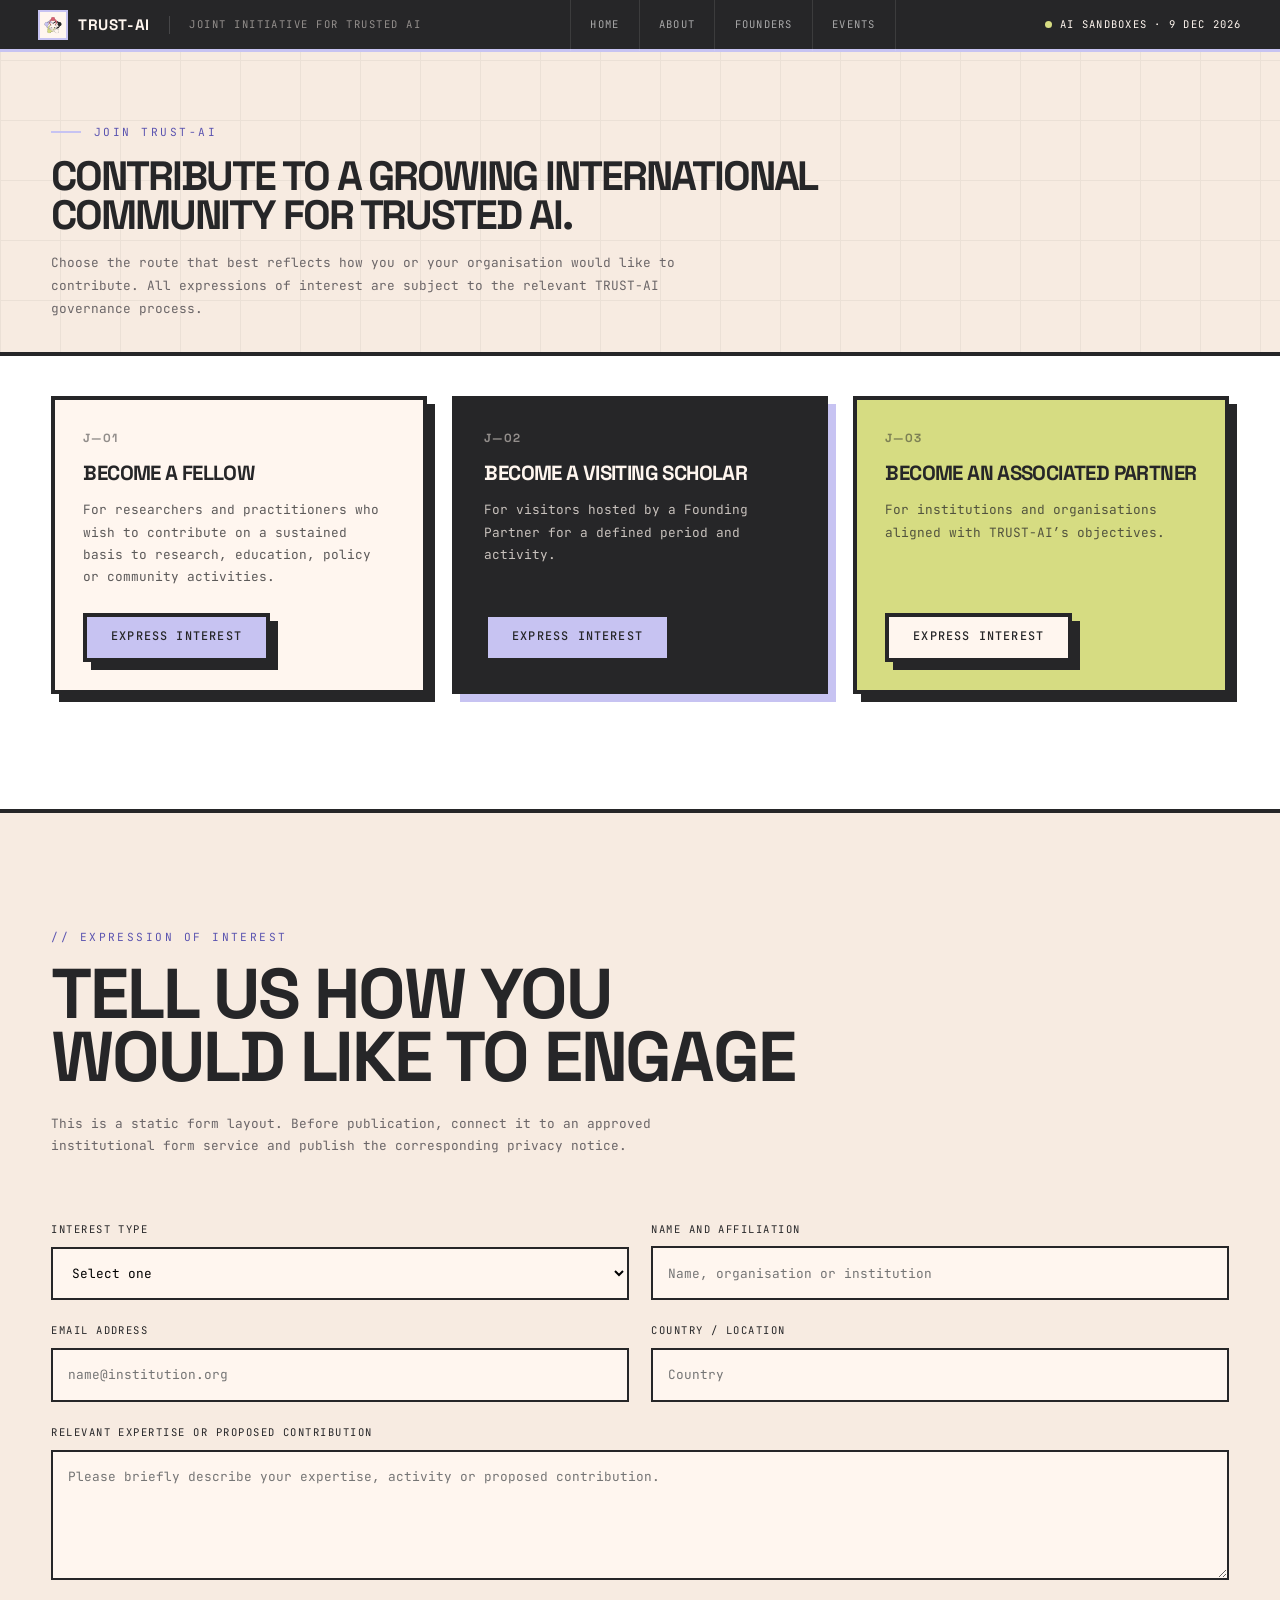
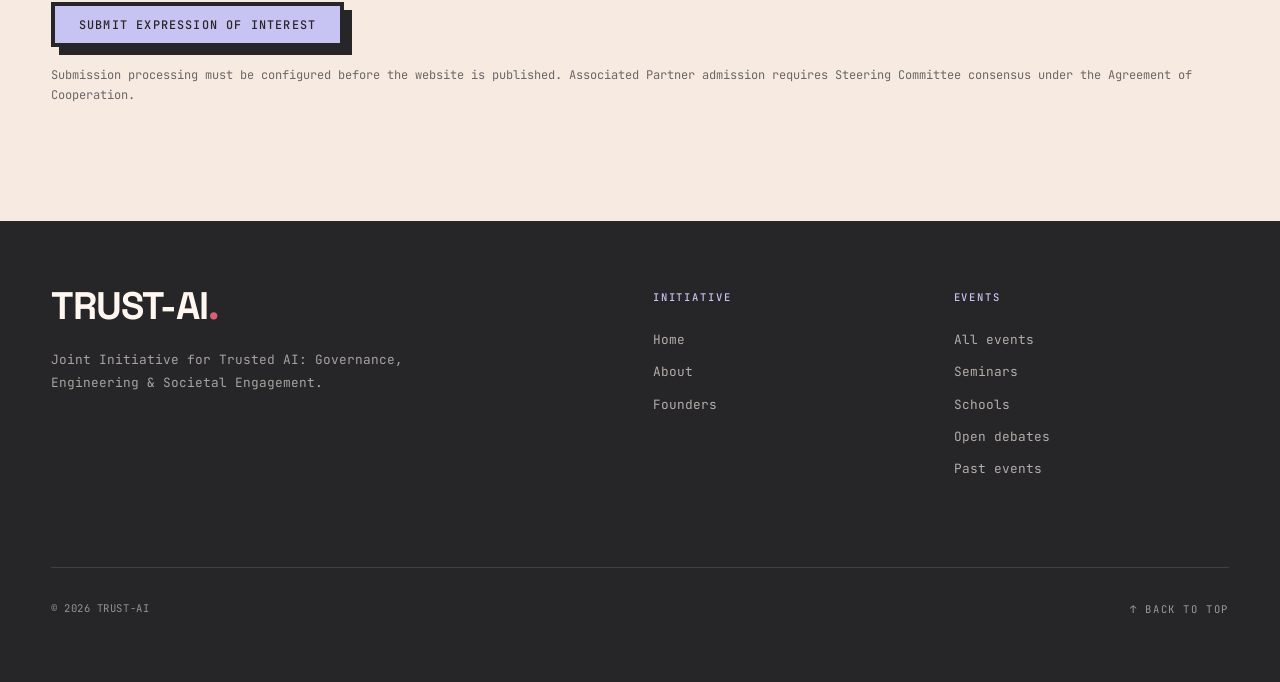
<file: join.html>
<!doctype html>
<html lang="en">
<head>
<meta charset="utf-8">
<meta name="viewport" content="width=device-width, initial-scale=1">
<title>Join TRUST-AI</title>
<meta name="description" content="Join TRUST-AI.">
<link rel="icon" type="image/png" href="assets/TRUST-AI-logo-small.png?v=4">
<link rel="preconnect" href="https://fonts.googleapis.com">
<link rel="preconnect" href="https://fonts.gstatic.com" crossorigin>
<link href="https://fonts.googleapis.com/css2?family=JetBrains+Mono:wght@400;500&family=Space+Grotesk:wght@400;700&display=swap" rel="stylesheet">
<link rel="stylesheet" href="assets/styles.css">
</head>
<body>

<header class="header">
  <div class="header__inner">
    <div class="header__left">
      <a class="header__logo" href="index.html"><img class="header__logo-mark" src="assets/TRUST-AI-logo-small.png?v=4" alt="">TRUST-AI</a>
      <span class="header__sep"></span>
      <span class="header__product">Joint Initiative for Trusted AI</span>
    </div>
    <nav class="header__nav">
      <a href="index.html">Home</a>
      <a href="about.html">About</a>
      <a href="founders.html">Founders</a>
      <div class="header__drop"><a href="events.html">Events</a><div class="header__menu"><a href="events.html">All events</a><a href="events.html#lunch-events">Lunch events</a><a href="events.html#open-debates">Open debates</a><a href="events.html#schools">Schools</a></div></div>
    </nav>
    <a class="header__cta" href="events/trust-ai-launch-2026.html"><span class="header__dot"></span><span>Launch · 30 Oct 2026</span></a>
    <button class="header__burger" aria-label="Toggle navigation" aria-expanded="false"><span></span><span></span><span></span></button>
  </div>
</header>

<main>
<section class="hero hero--page">
  <div class="hero__grid" aria-hidden="true"></div>
  <div class="hero__label reveal">Join TRUST-AI</div>
  <h1 class="hero__title">Contribute to a growing international community for trusted AI.</h1>
  <p class="hero__desc reveal">Choose the route that best reflects how you or your organisation would like to contribute. All expressions of interest are subject to the relevant TRUST-AI governance process.</p>
</section>

<section class="section">
  <div class="container grid grid--3">
    <article class="card reveal"><div class="card__number">J—01</div><h3 class="card__title">Become a Fellow</h3><p class="card__text">For researchers and practitioners who wish to contribute on a sustained basis to research, education, policy or community activities.</p><div class="card__foot"><a class="btn btn--primary" href="#interest-form">Express interest</a></div></article>
    <article class="card card--dark reveal"><div class="card__number">J—02</div><h3 class="card__title">Become a Visiting Scholar</h3><p class="card__text">For visitors hosted by a Founding Partner for a defined period and activity.</p><div class="card__foot"><a class="btn btn--primary" href="#interest-form">Express interest</a></div></article>
    <article class="card card--lime reveal"><div class="card__number">J—03</div><h3 class="card__title">Become an Associated Partner</h3><p class="card__text">For institutions and organisations aligned with TRUST-AI’s objectives.</p><div class="card__foot"><a class="btn btn--ghost" href="#interest-form">Express interest</a></div></article>
  </div>
</section>

<section class="section section--surface" id="interest-form">
  <div class="container">
    <div class="section__header reveal"><div class="eyebrow">// Expression of interest</div><h2 class="title">Tell us how you<br>would like to engage</h2>
      <p class="section__subtitle" style="margin-top: 1.5rem; max-width: 640px">This is a static form layout. Before publication, connect it to an approved institutional form service and publish the corresponding privacy notice.</p></div>
    <form class="form" action="#" method="post">
      <label>Interest type<select required><option value="">Select one</option><option>Fellow</option><option>Visiting Scholar</option><option>Associated Partner</option><option>Collaborator / event proposal</option></select></label>
      <label>Name and affiliation<input required type="text" placeholder="Name, organisation or institution"></label>
      <label>Email address<input required type="email" placeholder="name@institution.org"></label>
      <label>Country / location<input type="text" placeholder="Country"></label>
      <label class="wide">Relevant expertise or proposed contribution<textarea placeholder="Please briefly describe your expertise, activity or proposed contribution."></textarea></label>
      <div class="wide"><button class="btn btn--primary" type="submit">Submit expression of interest</button><p class="form__note">Submission processing must be configured before the website is published. Associated Partner admission requires Steering Committee consensus under the Agreement of Cooperation.</p></div>
    </form>
  </div>
</section>
</main>

<footer class="footer">
  <div class="footer__inner">
    <div class="footer__top">
      <div class="footer__brand">
        <h2 class="footer__brand-name">TRUST-AI<span class="accent">.</span></h2>
        <p class="footer__brand-desc">Joint Initiative for Trusted AI: Governance, Engineering &amp; Societal Engagement.</p>
      </div>
      <div class="footer__col"><div class="footer__col-title">Initiative</div><a href="index.html">Home</a><a href="about.html">About</a><a href="founders.html">Founders</a></div>
      <div class="footer__col"><div class="footer__col-title">Events</div><a href="events.html">All events</a><a href="events.html#lunch-events">Lunch events</a><a href="events.html#open-debates">Open debates</a><a href="events.html#schools">Schools</a></div>
    </div>
    <div class="footer__bottom">
      <span class="footer__copy">&copy; 2026 TRUST-AI</span>
      <button class="footer__back-top">↑ Back to top</button>
    </div>
  </div>
</footer>

<script src="assets/site.js"></script>
</body>
</html>
</file>
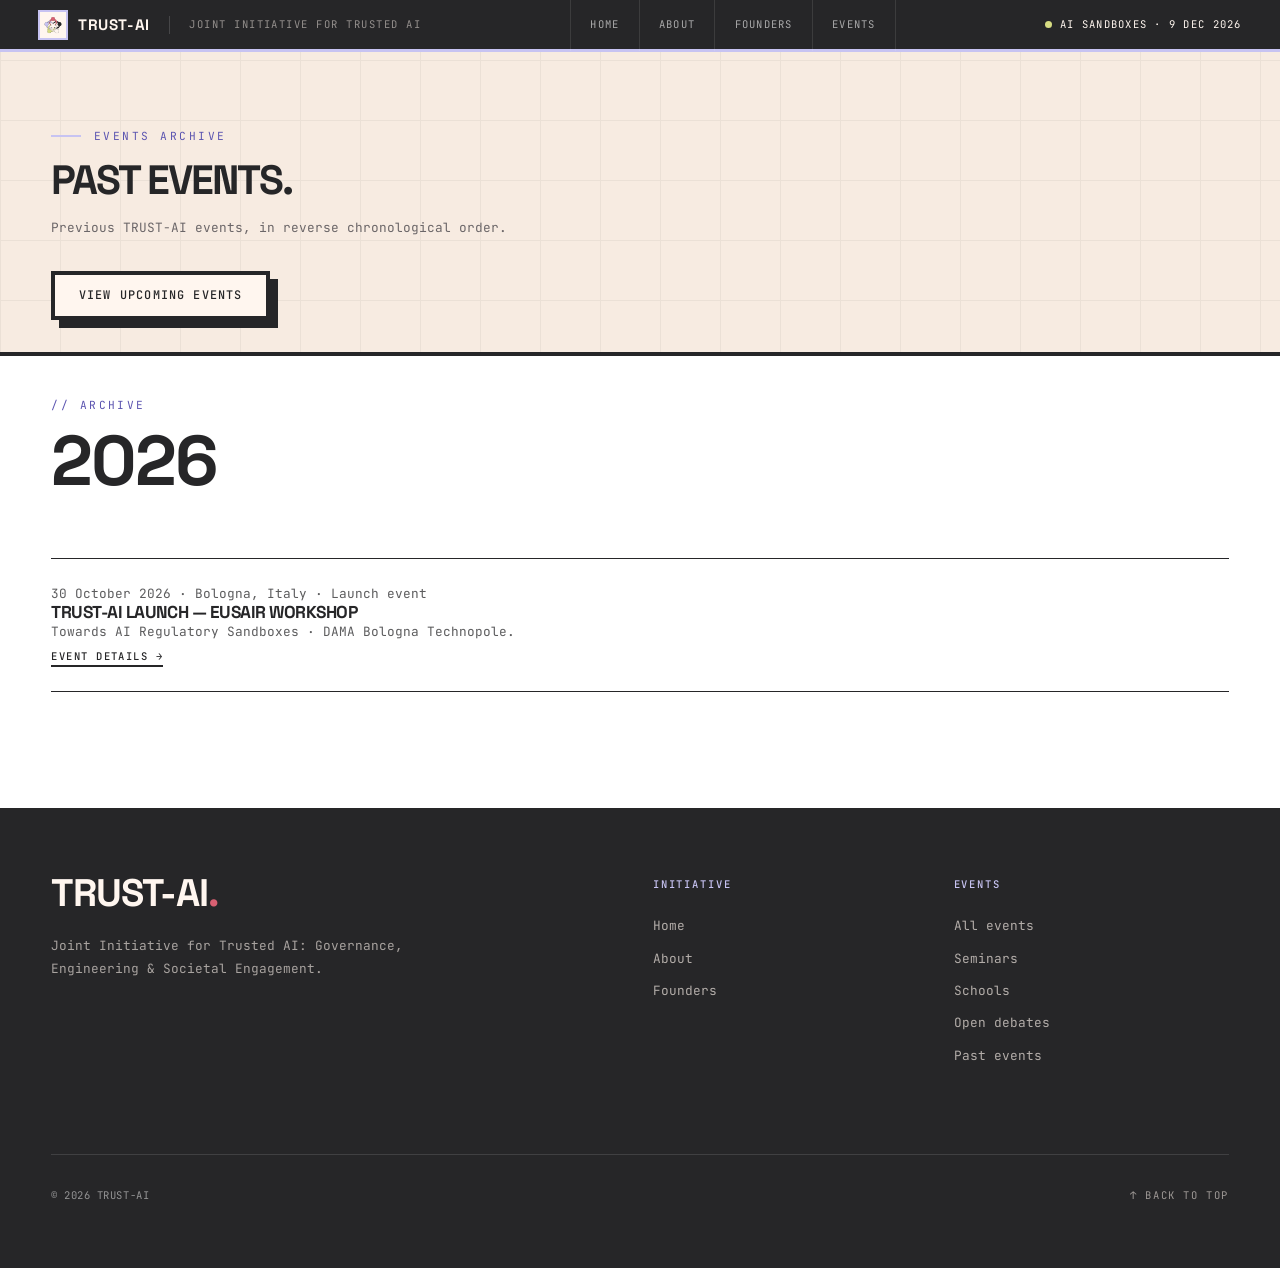
<file: past-events.html>
<!doctype html>
<html lang="en">
<head>
  <meta charset="utf-8">
  <meta name="viewport" content="width=device-width, initial-scale=1">
  <title>Past events | TRUST-AI</title>
  <meta name="description" content="Archive of past TRUST-AI events and activities.">
  <link rel="icon" type="image/png" href="assets/TRUST-AI-logo-small.png?v=4">
  <link rel="preconnect" href="https://fonts.googleapis.com">
  <link rel="preconnect" href="https://fonts.gstatic.com" crossorigin>
  <link href="https://fonts.googleapis.com/css2?family=JetBrains+Mono:wght@400;500&family=Space+Grotesk:wght@400;700&display=swap" rel="stylesheet">
  <link rel="stylesheet" href="assets/styles.css">
</head>
<body>

<header class="header">
  <div class="header__inner">
    <div class="header__left">
      <a class="header__logo" href="index.html"><img class="header__logo-mark" src="assets/TRUST-AI-logo-small.png?v=4" alt="">TRUST-AI</a>
      <span class="header__sep"></span>
      <span class="header__product">Joint Initiative for Trusted AI</span>
    </div>
    <nav class="header__nav">
      <a href="index.html">Home</a>
      <a href="about.html">About</a>
      <a href="founders.html">Founders</a>
      <div class="header__drop">
        <a href="events.html" aria-current="page">Events</a>
        <div class="header__menu">
          <a href="events.html#seminars">Seminars</a>
          <a href="events.html#lunch-events">Lunch events</a>
          <a href="events.html#schools">Schools</a>
          <a href="events.html#open-debates">Open debates</a>
        </div>
      </div>
    </nav>
    <a class="header__cta" href="events/ai-regulatory-sandboxes-2026.html">
      <span class="header__dot"></span>
      <span>AI Sandboxes · 9 Dec 2026</span>
    </a>
    <button class="header__burger" aria-label="Toggle navigation" aria-expanded="false"><span></span><span></span><span></span></button>
  </div>
</header>

<main>
  <section class="hero hero--page">
    <div class="hero__grid" aria-hidden="true"></div>
    <div class="hero__label reveal">Events archive</div>
    <h1 class="hero__title">Past events.</h1>
    <p class="hero__desc reveal">Previous TRUST-AI events, in reverse chronological order.</p>
    <div class="btn-row reveal"><a class="btn btn--ghost" href="events.html">View upcoming events</a></div>
  </section>
  <section class="section">
    <div class="container">
      <div class="section__header reveal"><div class="eyebrow">// Archive</div><h2 class="title">2026</h2></div>
      <ol style="list-style: none; padding: 0; margin: 0">
        <li class="reveal" style="padding: 1.5rem 0; border-top: 1px solid currentColor; border-bottom: 1px solid currentColor">
          <p class="card__text"><time datetime="2026-10-30">30 October 2026</time> · Bologna, Italy · Launch event</p>
          <h3><a href="events/trust-ai-launch-2026.html">TRUST-AI launch — EUSAiR Workshop</a></h3>
          <p class="card__text">Towards AI Regulatory Sandboxes · DAMA Bologna Technopole.</p>
          <a class="link" href="events/trust-ai-launch-2026.html">Event details →</a>
        </li>
      </ol>
    </div>
  </section>
</main>

<footer class="footer">
  <div class="footer__inner">
    <div class="footer__top">
      <div class="footer__brand">
        <h2 class="footer__brand-name">TRUST-AI<span class="accent">.</span></h2>
        <p class="footer__brand-desc">Joint Initiative for Trusted AI: Governance, Engineering &amp; Societal Engagement.</p>
      </div>
      <div class="footer__col">
        <div class="footer__col-title">Initiative</div>
        <a href="index.html">Home</a>
        <a href="about.html">About</a>
        <a href="founders.html">Founders</a>
      </div>
      <div class="footer__col">
        <div class="footer__col-title">Events</div>
        <a href="events.html">All events</a>
        <a href="events.html#seminars">Seminars</a>
        <a href="events.html#lunch-events">Lunch events</a>
        <a href="events.html#open-debates">Open debates</a>
        <a href="events.html#schools">Schools</a>
        <a href="past-events.html">Past events</a>
      </div>
    </div>
    <div class="footer__bottom">
      <span class="footer__copy">&copy; 2026 TRUST-AI</span>
      <button class="footer__back-top">↑ Back to top</button>
    </div>
  </div>
</footer>

<script src="assets/site.js"></script>
</body>
</html>
</file>
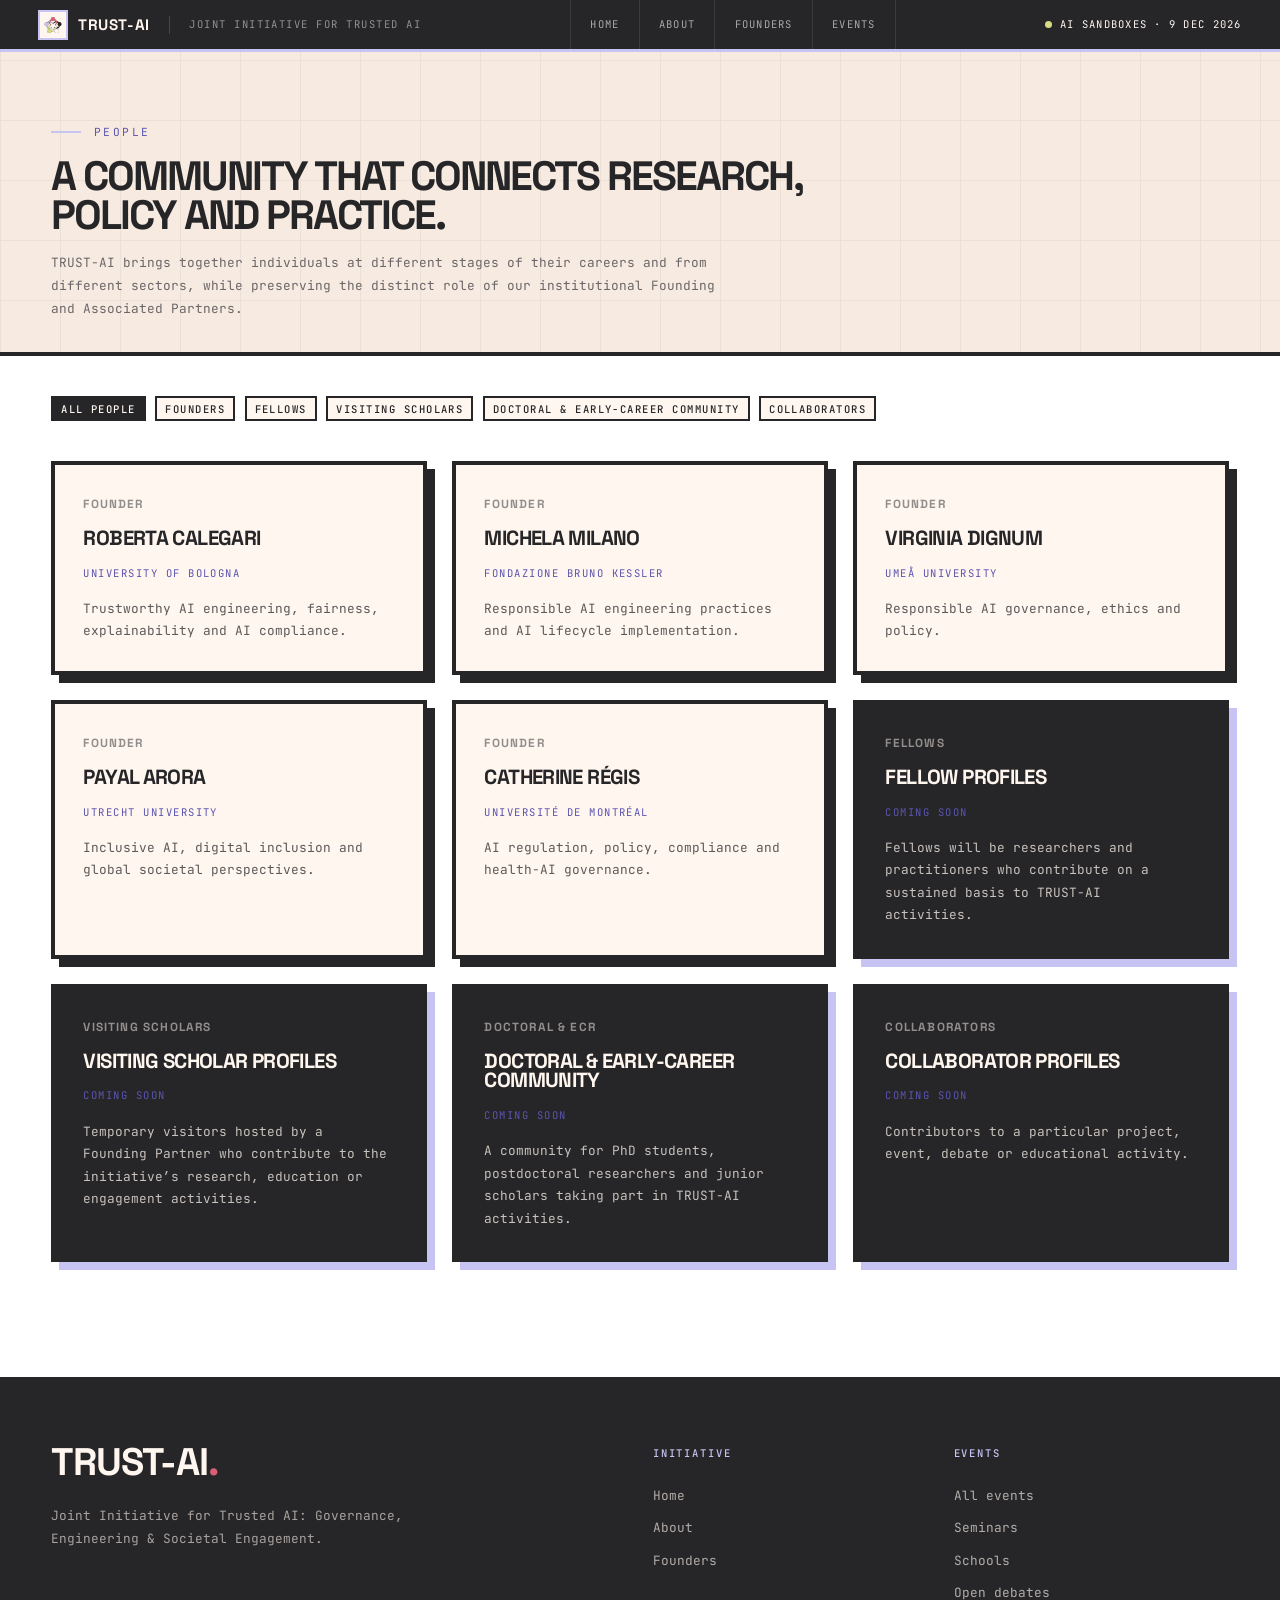
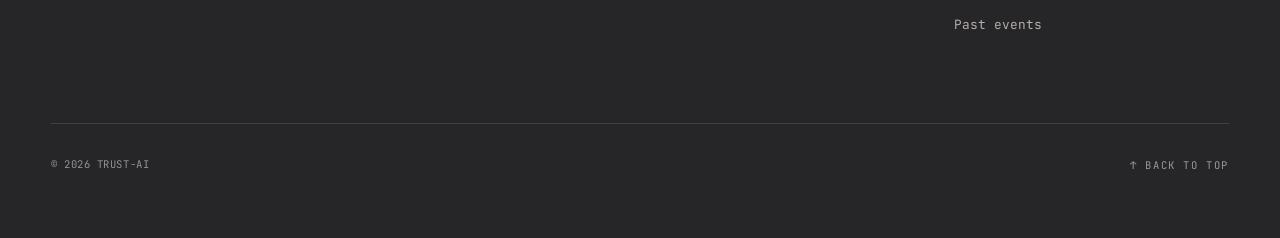
<file: people.html>
<!doctype html>
<html lang="en">
<head>
<meta charset="utf-8">
<meta name="viewport" content="width=device-width, initial-scale=1">
<title>People | TRUST-AI</title>
<meta name="description" content="People of TRUST-AI.">
<link rel="icon" type="image/png" href="assets/TRUST-AI-logo-small.png?v=4">
<link rel="preconnect" href="https://fonts.googleapis.com">
<link rel="preconnect" href="https://fonts.gstatic.com" crossorigin>
<link href="https://fonts.googleapis.com/css2?family=JetBrains+Mono:wght@400;500&family=Space+Grotesk:wght@400;700&display=swap" rel="stylesheet">
<link rel="stylesheet" href="assets/styles.css">
</head>
<body>

<header class="header">
  <div class="header__inner">
    <div class="header__left">
      <a class="header__logo" href="index.html"><img class="header__logo-mark" src="assets/TRUST-AI-logo-small.png?v=4" alt="">TRUST-AI</a>
      <span class="header__sep"></span>
      <span class="header__product">Joint Initiative for Trusted AI</span>
    </div>
    <nav class="header__nav">
      <a href="index.html">Home</a>
      <a href="about.html">About</a>
      <a href="founders.html">Founders</a>
      <div class="header__drop"><a href="events.html">Events</a><div class="header__menu"><a href="events.html">All events</a><a href="events.html#lunch-events">Lunch events</a><a href="events.html#open-debates">Open debates</a><a href="events.html#schools">Schools</a></div></div>
    </nav>
    <a class="header__cta" href="events/trust-ai-launch-2026.html"><span class="header__dot"></span><span>Launch · 30 Oct 2026</span></a>
    <button class="header__burger" aria-label="Toggle navigation" aria-expanded="false"><span></span><span></span><span></span></button>
  </div>
</header>

<main>
<section class="hero hero--page">
  <div class="hero__grid" aria-hidden="true"></div>
  <div class="hero__label reveal">People</div>
  <h1 class="hero__title">A community that connects research, policy and practice.</h1>
  <p class="hero__desc reveal">TRUST-AI brings together individuals at different stages of their careers and from different sectors, while preserving the distinct role of our institutional Founding and Associated Partners.</p>
</section>

<section class="section">
  <div class="container">
    <div class="filter-row"><button class="tag active" data-filter="all">All people</button><button class="tag" data-filter="founder">Founders</button><button class="tag" data-filter="fellow">Fellows</button><button class="tag" data-filter="visiting">Visiting Scholars</button><button class="tag" data-filter="doctoral">Doctoral &amp; Early-Career Community</button><button class="tag" data-filter="collaborator">Collaborators</button></div>
    <div class="grid grid--3">
      <article class="card" data-category="founder"><div class="card__number">Founder</div><h3 class="card__title">Roberta Calegari</h3><div class="founder__inst">University of Bologna</div><p class="card__text">Trustworthy AI engineering, fairness, explainability and AI compliance.</p></article>
      <article class="card" data-category="founder"><div class="card__number">Founder</div><h3 class="card__title">Michela Milano</h3><div class="founder__inst">Fondazione Bruno Kessler</div><p class="card__text">Responsible AI engineering practices and AI lifecycle implementation.</p></article>
      <article class="card" data-category="founder"><div class="card__number">Founder</div><h3 class="card__title">Virginia Dignum</h3><div class="founder__inst">Umeå University</div><p class="card__text">Responsible AI governance, ethics and policy.</p></article>
      <article class="card" data-category="founder"><div class="card__number">Founder</div><h3 class="card__title">Payal Arora</h3><div class="founder__inst">Utrecht University</div><p class="card__text">Inclusive AI, digital inclusion and global societal perspectives.</p></article>
      <article class="card" data-category="founder"><div class="card__number">Founder</div><h3 class="card__title">Catherine Régis</h3><div class="founder__inst">Université de Montréal</div><p class="card__text">AI regulation, policy, compliance and health-AI governance.</p></article>
      <article class="card card--dark" data-category="fellow"><div class="card__number">Fellows</div><h3 class="card__title">Fellow profiles</h3><div class="founder__inst">Coming soon</div><p class="card__text">Fellows will be researchers and practitioners who contribute on a sustained basis to TRUST-AI activities.</p></article>
      <article class="card card--dark" data-category="visiting"><div class="card__number">Visiting scholars</div><h3 class="card__title">Visiting Scholar profiles</h3><div class="founder__inst">Coming soon</div><p class="card__text">Temporary visitors hosted by a Founding Partner who contribute to the initiative’s research, education or engagement activities.</p></article>
      <article class="card card--dark" data-category="doctoral"><div class="card__number">Doctoral &amp; ECR</div><h3 class="card__title">Doctoral &amp; Early-Career Community</h3><div class="founder__inst">Coming soon</div><p class="card__text">A community for PhD students, postdoctoral researchers and junior scholars taking part in TRUST-AI activities.</p></article>
      <article class="card card--dark" data-category="collaborator"><div class="card__number">Collaborators</div><h3 class="card__title">Collaborator profiles</h3><div class="founder__inst">Coming soon</div><p class="card__text">Contributors to a particular project, event, debate or educational activity.</p></article>
    </div>
  </div>
</section>
</main>

<footer class="footer">
  <div class="footer__inner">
    <div class="footer__top">
      <div class="footer__brand">
        <h2 class="footer__brand-name">TRUST-AI<span class="accent">.</span></h2>
        <p class="footer__brand-desc">Joint Initiative for Trusted AI: Governance, Engineering &amp; Societal Engagement.</p>
      </div>
      <div class="footer__col"><div class="footer__col-title">Initiative</div><a href="index.html">Home</a><a href="about.html">About</a><a href="founders.html">Founders</a></div>
      <div class="footer__col"><div class="footer__col-title">Events</div><a href="events.html">All events</a><a href="events.html#lunch-events">Lunch events</a><a href="events.html#open-debates">Open debates</a><a href="events.html#schools">Schools</a></div>
    </div>
    <div class="footer__bottom">
      <span class="footer__copy">&copy; 2026 TRUST-AI</span>
      <button class="footer__back-top">↑ Back to top</button>
    </div>
  </div>
</footer>

<script src="assets/site.js"></script>
</body>
</html>
</file>
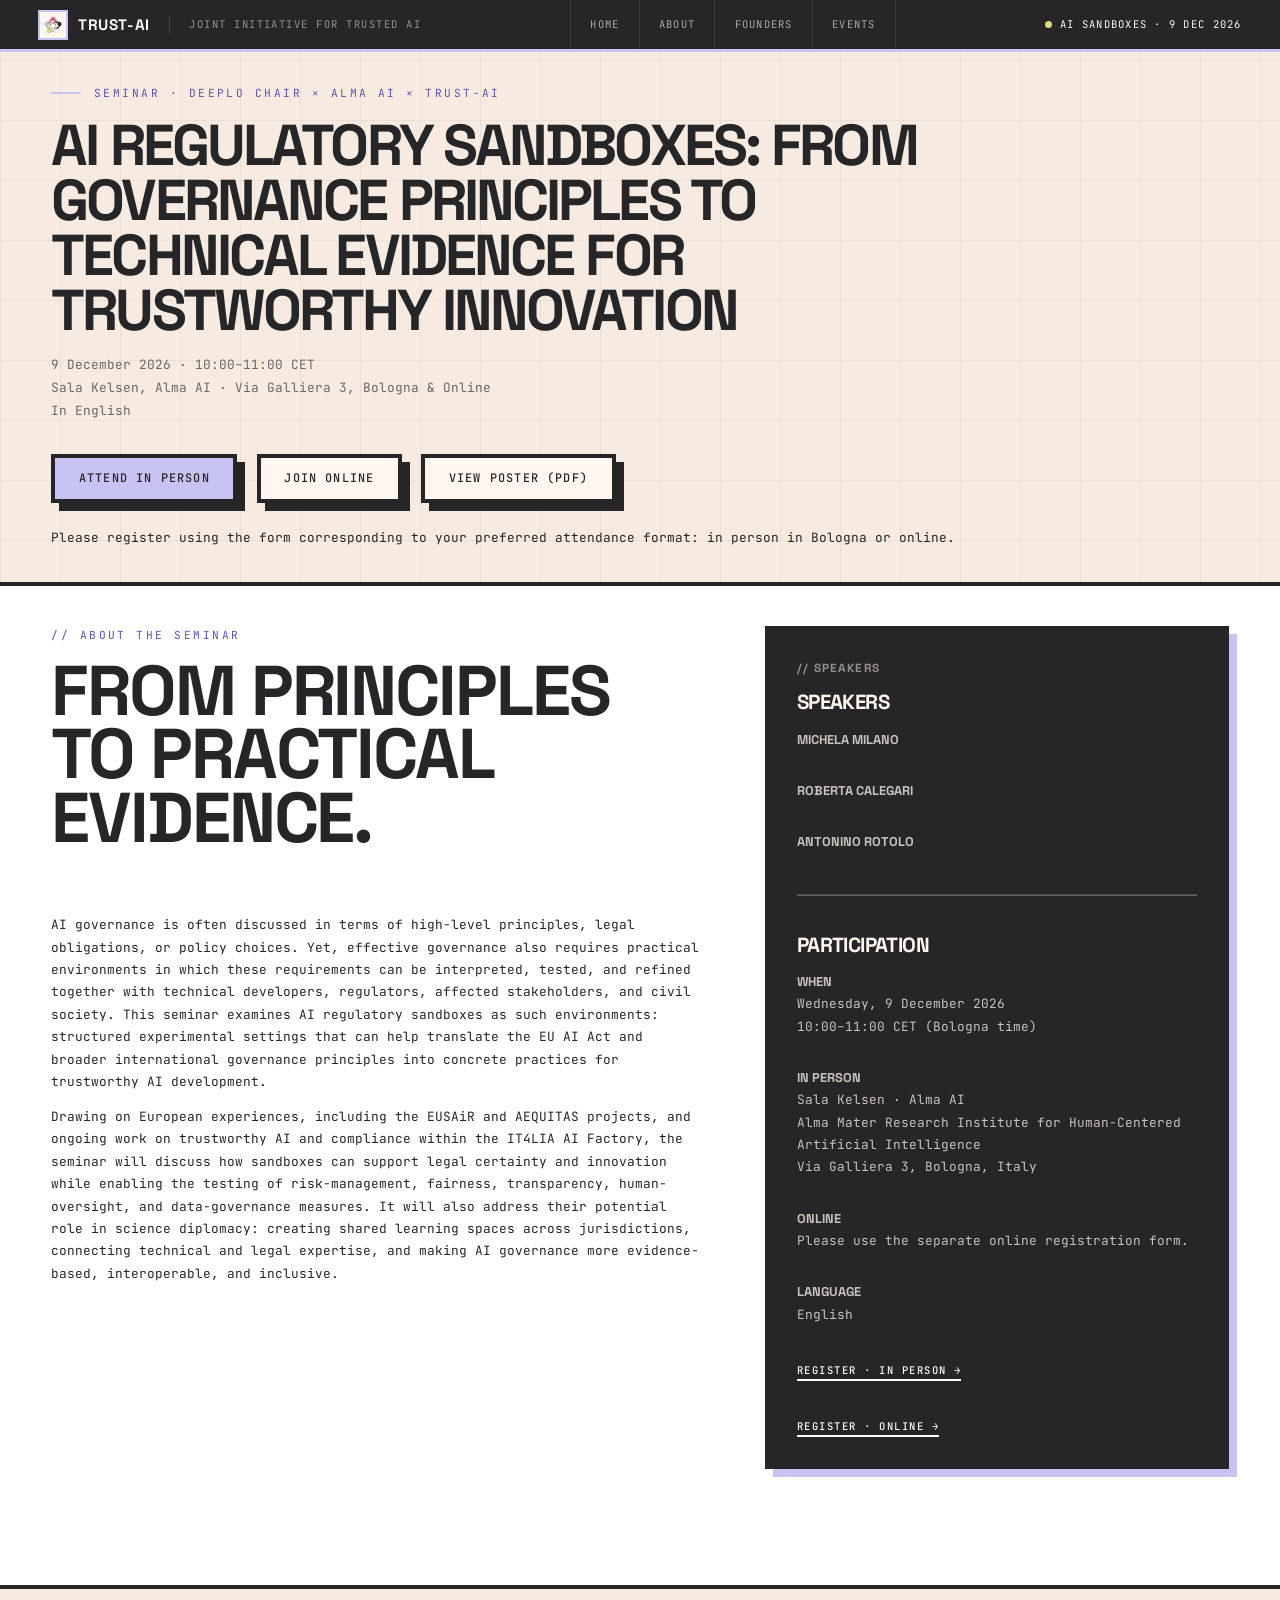
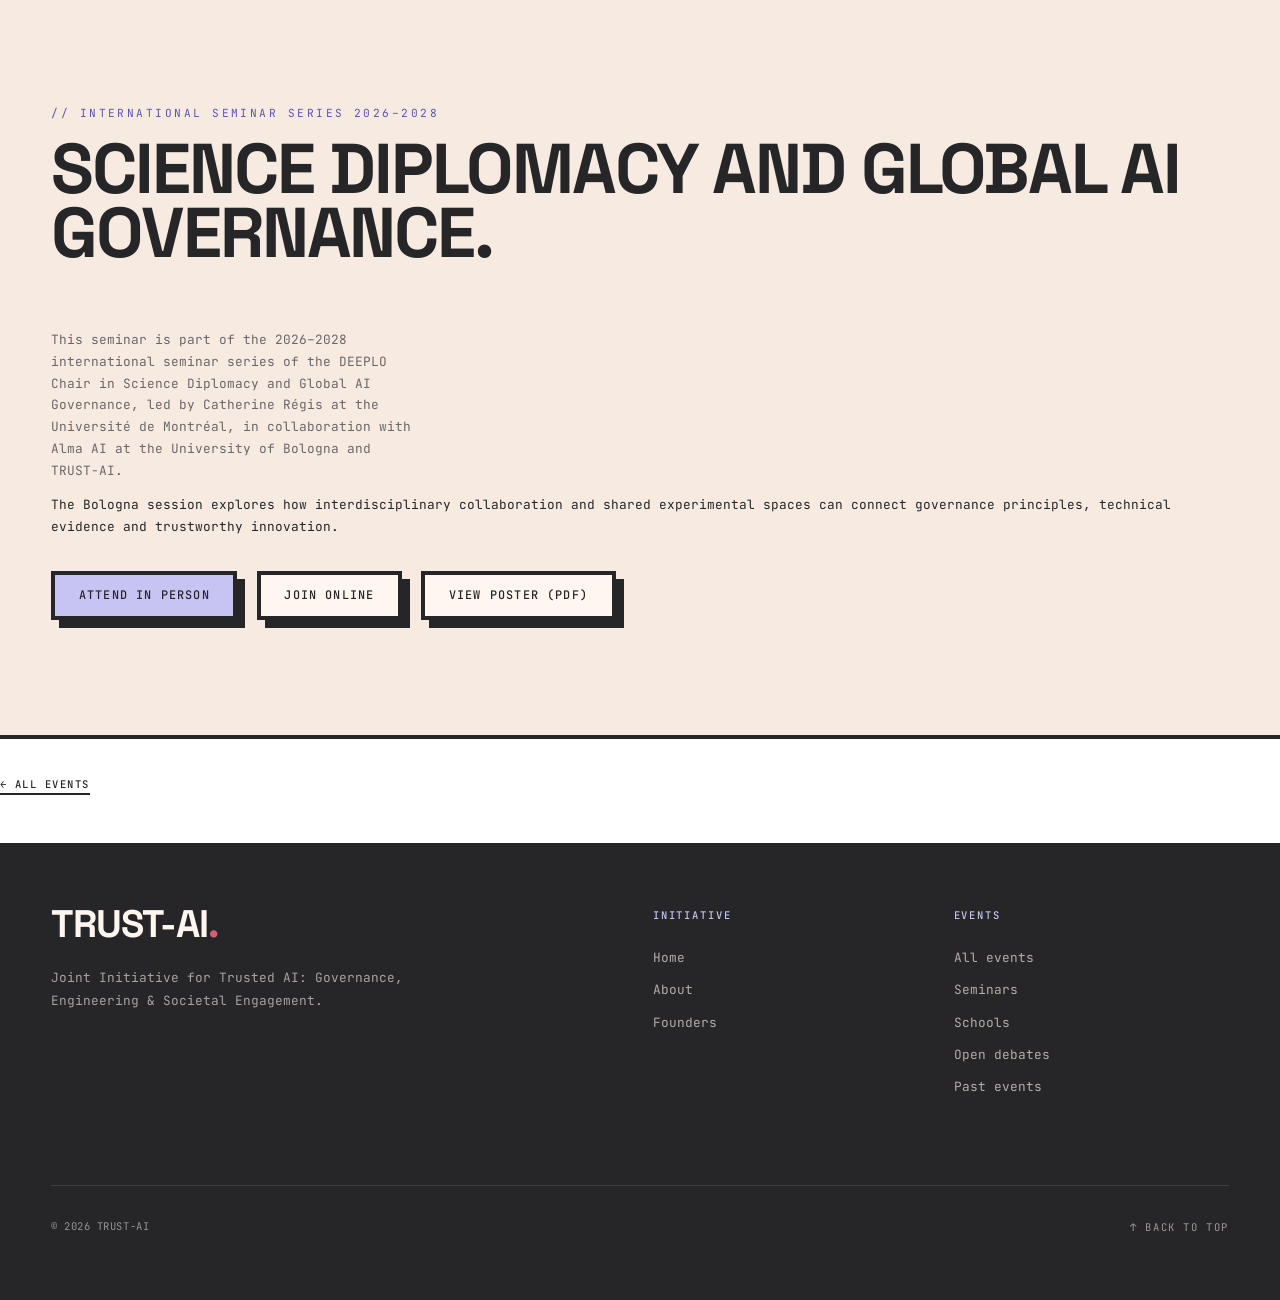
<file: events/ai-regulatory-sandboxes-2026.html>
<!doctype html>
<html lang="en">
<head>
  <meta charset="utf-8">
  <meta name="viewport" content="width=device-width, initial-scale=1">
  <title>AI Regulatory Sandboxes · 9 December 2026 | TRUST-AI</title>
  <meta name="description" content="AI Regulatory Sandboxes: from governance principles to technical evidence. A hybrid seminar on 9 December 2026, part of the DEEPLO Chair series with Alma AI and TRUST-AI.">
  <link rel="icon" type="image/png" href="../assets/TRUST-AI-logo-small.png?v=4">
  <link rel="preconnect" href="https://fonts.googleapis.com">
  <link rel="preconnect" href="https://fonts.gstatic.com" crossorigin>
  <link href="https://fonts.googleapis.com/css2?family=JetBrains+Mono:wght@400;500&family=Space+Grotesk:wght@400;700&display=swap" rel="stylesheet">
  <link rel="stylesheet" href="../assets/styles.css">
</head>
<body>

<header class="header">
  <div class="header__inner">
    <div class="header__left">
      <a class="header__logo" href="../index.html"><img class="header__logo-mark" src="../assets/TRUST-AI-logo-small.png?v=4" alt="">TRUST-AI</a>
      <span class="header__sep"></span>
      <span class="header__product">Joint Initiative for Trusted AI</span>
    </div>
    <nav class="header__nav">
      <a href="../index.html">Home</a>
      <a href="../about.html">About</a>
      <a href="../founders.html">Founders</a>
      <div class="header__drop">
        <a href="../events.html" aria-current="true">Events</a>
        <div class="header__menu">
          <a href="../events.html#seminars">Seminars</a>
          <a href="../events.html#lunch-events">Lunch events</a>
          <a href="../events.html#schools">Schools</a>
          <a href="../events.html#open-debates">Open debates</a>
        </div>
      </div>
    </nav>
    <a class="header__cta" href="../events/ai-regulatory-sandboxes-2026.html">
      <span class="header__dot"></span>
      <span>AI Sandboxes · 9 Dec 2026</span>
    </a>
    <button class="header__burger" aria-label="Toggle navigation" aria-expanded="false"><span></span><span></span><span></span></button>
  </div>
</header>

<main>
  <section class="hero hero--page">
    <div class="hero__grid" aria-hidden="true"></div>
    <div class="hero__label reveal">Seminar · DEEPLO Chair × Alma AI × TRUST-AI</div>
    <h1 class="hero__title" style="font-size: clamp(2rem, 4.5vw, 4.5rem); max-width: 24ch">AI Regulatory Sandboxes: From Governance Principles to Technical Evidence for Trustworthy Innovation</h1>
    <p class="hero__desc reveal"><time datetime="2026-12-09T10:00:00+01:00">9 December 2026 · 10:00–11:00 CET</time><br>Sala Kelsen, Alma AI · Via Galliera 3, Bologna &amp; Online<br>In English</p>
    <div class="btn-row reveal">
      <a class="btn btn--primary" href="https://forms.gle/rCfsg5532MfFFktv9" target="_blank" rel="noopener noreferrer">Attend in person</a>
      <a class="btn btn--ghost" href="https://docs.google.com/forms/d/e/1FAIpQLSfgkPfr3wr32i3IaE9dmFRwF6c-TpO5fkwgl9mUUL-s716NeQ/viewform" target="_blank" rel="noopener noreferrer">Join online</a>
      <a class="btn btn--ghost" href="../assets/seminario-chair-catherine.pdf" target="_blank" rel="noopener">View poster (PDF)</a>
    </div>
    <p class="card__text reveal" style="margin-top: 1.5rem">Please register using the form corresponding to your preferred attendance format: in person in Bologna or online.</p>
  </section>

  <section class="section">
    <div class="container split" style="align-items: start">
      <div>
        <div class="section__header reveal">
          <div class="eyebrow">// About the seminar</div>
          <h2 class="title">From principles to practical evidence.</h2>
        </div>
        <p class="card__text reveal">AI governance is often discussed in terms of high-level principles, legal obligations, or policy choices. Yet, effective governance also requires practical environments in which these requirements can be interpreted, tested, and refined together with technical developers, regulators, affected stakeholders, and civil society. This seminar examines AI regulatory sandboxes as such environments: structured experimental settings that can help translate the EU AI Act and broader international governance principles into concrete practices for trustworthy AI development.</p>
        <p class="card__text reveal">Drawing on European experiences, including the EUSAiR and AEQUITAS projects, and ongoing work on trustworthy AI and compliance within the IT4LIA AI Factory, the seminar will discuss how sandboxes can support legal certainty and innovation while enabling the testing of risk-management, fairness, transparency, human-oversight, and data-governance measures. It will also address their potential role in science diplomacy: creating shared learning spaces across jurisdictions, connecting technical and legal expertise, and making AI governance more evidence-based, interoperable, and inclusive.</p>
      </div>
      <aside class="card card--dark reveal" aria-label="Speakers and participation">
        <div class="card__number">// Speakers</div>
        <h2 class="card__title">Speakers</h2>
        <p class="card__text"><strong>Michela Milano</strong></p>
        <p class="card__text"><strong>Roberta Calegari</strong></p>
        <p class="card__text"><strong>Antonino Rotolo</strong></p>
        <hr style="margin: 1.5rem 0; opacity: .3">
        <h3 class="card__title">Participation</h3>
        <p class="card__text"><strong>When</strong><br>Wednesday, 9 December 2026<br>10:00–11:00 CET (Bologna time)</p>
        <p class="card__text"><strong>In person</strong><br>Sala Kelsen · Alma AI<br>Alma Mater Research Institute for Human-Centered Artificial Intelligence<br>Via Galliera 3, Bologna, Italy</p>
        <p class="card__text"><strong>Online</strong><br>Please use the separate online registration form.</p>
        <p class="card__text"><strong>Language</strong><br>English</p>
        <p><a class="link" href="https://forms.gle/rCfsg5532MfFFktv9" target="_blank" rel="noopener noreferrer">Register · In person →</a></p>
        <p style="margin-top: 1rem"><a class="link" href="https://docs.google.com/forms/d/e/1FAIpQLSfgkPfr3wr32i3IaE9dmFRwF6c-TpO5fkwgl9mUUL-s716NeQ/viewform" target="_blank" rel="noopener noreferrer">Register · Online →</a></p>
      </aside>
    </div>
  </section>

  <section class="section section--surface">
    <div class="container">
      <div class="section__header reveal">
        <div class="eyebrow">// International seminar series 2026–2028</div>
        <h2 class="title">Science diplomacy and global AI governance.</h2>
      </div>
      <p class="section__subtitle reveal">This seminar is part of the 2026–2028 international seminar series of the DEEPLO Chair in Science Diplomacy and Global AI Governance, led by Catherine Régis at the Université de Montréal, in collaboration with Alma AI at the University of Bologna and TRUST-AI.</p>
      <p class="card__text reveal">The Bologna session explores how interdisciplinary collaboration and shared experimental spaces can connect governance principles, technical evidence and trustworthy innovation.</p>
      <div class="btn-row reveal" style="margin-top: 2rem">
        <a class="btn btn--primary" href="https://forms.gle/rCfsg5532MfFFktv9" target="_blank" rel="noopener noreferrer">Attend in person</a>
        <a class="btn btn--ghost" href="https://docs.google.com/forms/d/e/1FAIpQLSfgkPfr3wr32i3IaE9dmFRwF6c-TpO5fkwgl9mUUL-s716NeQ/viewform" target="_blank" rel="noopener noreferrer">Join online</a>
        <a class="btn btn--ghost" href="../assets/seminario-chair-catherine.pdf" target="_blank" rel="noopener">View poster (PDF)</a>
      </div>
    </div>
  </section>
  <div class="container" style="padding: 2rem 0 3rem"><a class="link" href="../events.html">← All events</a></div>
</main>

<footer class="footer">
  <div class="footer__inner">
    <div class="footer__top">
      <div class="footer__brand">
        <h2 class="footer__brand-name">TRUST-AI<span class="accent">.</span></h2>
        <p class="footer__brand-desc">Joint Initiative for Trusted AI: Governance, Engineering &amp; Societal Engagement.</p>
      </div>
      <div class="footer__col">
        <div class="footer__col-title">Initiative</div>
        <a href="../index.html">Home</a>
        <a href="../about.html">About</a>
        <a href="../founders.html">Founders</a>
      </div>
      <div class="footer__col">
        <div class="footer__col-title">Events</div>
        <a href="../events.html">All events</a>
        <a href="../events.html#seminars">Seminars</a>
        <a href="../events.html#lunch-events">Lunch events</a>
        <a href="../events.html#open-debates">Open debates</a>
        <a href="../events.html#schools">Schools</a>
        <a href="../past-events.html">Past events</a>
      </div>
    </div>
    <div class="footer__bottom">
      <span class="footer__copy">&copy; 2026 TRUST-AI</span>
      <button class="footer__back-top">↑ Back to top</button>
    </div>
  </div>
</footer>

<script src="../assets/site.js"></script>
</body>
</html>
</file>
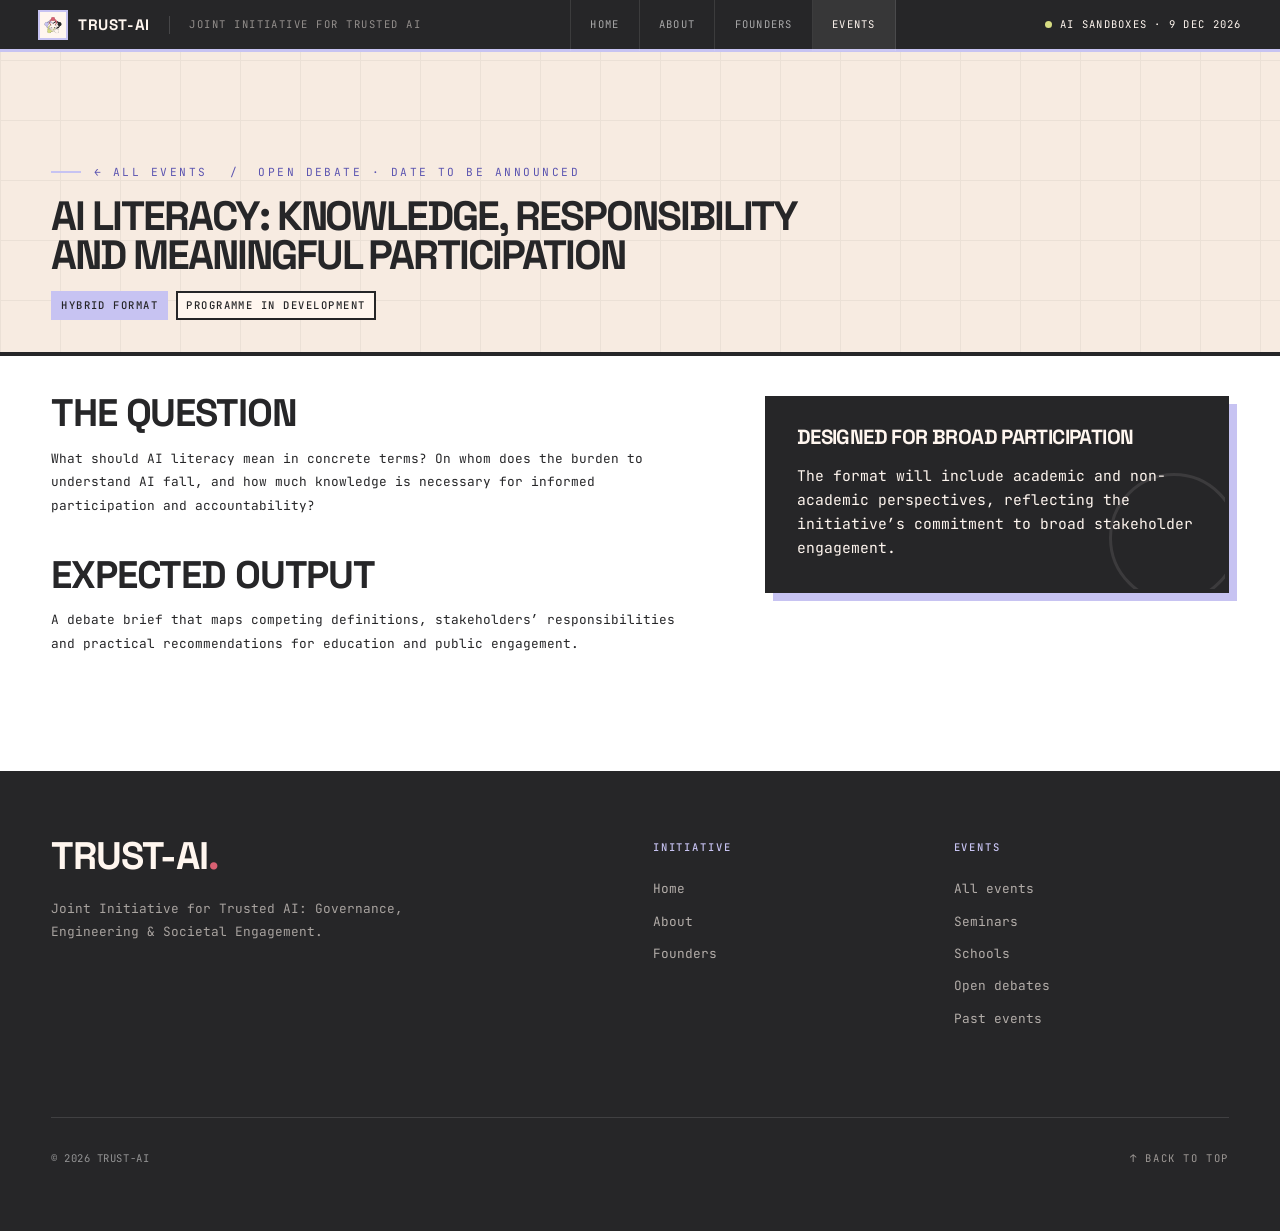
<file: events/open-debate-ai-literacy.html>
<!doctype html>
<html lang="en">
<head>
<meta charset="utf-8">
<meta name="viewport" content="width=device-width, initial-scale=1">
<title>AI Literacy Debate | TRUST-AI</title>
<meta name="description" content="AI literacy: knowledge, responsibility and meaningful participation">
<link rel="icon" type="image/png" href="../assets/TRUST-AI-logo-small.png?v=4">
<link rel="preconnect" href="https://fonts.googleapis.com">
<link rel="preconnect" href="https://fonts.gstatic.com" crossorigin>
<link href="https://fonts.googleapis.com/css2?family=JetBrains+Mono:wght@400;500&family=Space+Grotesk:wght@400;700&display=swap" rel="stylesheet">
<link rel="stylesheet" href="../assets/styles.css">
</head>
<body>

<header class="header">
  <div class="header__inner">
    <div class="header__left">
      <a class="header__logo" href="../index.html"><img class="header__logo-mark" src="../assets/TRUST-AI-logo-small.png?v=4" alt="">TRUST-AI</a>
      <span class="header__sep"></span>
      <span class="header__product">Joint Initiative for Trusted AI</span>
    </div>
    <nav class="header__nav">
      <a href="../index.html">Home</a>
      <a href="../about.html">About</a>
      <a href="../founders.html">Founders</a>
      <div class="header__drop"><a href="../events.html" class="active">Events</a><div class="header__menu"><a href="../events.html">All events</a><a href="../events.html#lunch-events">Lunch events</a><a href="../events.html#open-debates">Open debates</a><a href="../events.html#schools">Schools</a></div></div>
    </nav>
    <a class="header__cta" href="../events/trust-ai-launch-2026.html"><span class="header__dot"></span><span>Launch · 30 Oct 2026</span></a>
    <button class="header__burger" aria-label="Toggle navigation" aria-expanded="false"><span></span><span></span><span></span></button>
  </div>
</header>

<main>
<section class="hero hero--page">
  <div class="hero__grid" aria-hidden="true"></div>
  <div class="hero__label reveal"><a href="../events.html">← All events</a> &nbsp;/&nbsp; Open debate · date to be announced</div>
  <h1 class="hero__title">AI literacy: knowledge, responsibility and meaningful participation</h1>
  <div class="tags reveal"><span class="tag tag--accent">Hybrid format</span><span class="tag">Programme in development</span></div>
</section>

<section class="section">
  <div class="container split">
    <div class="prose reveal"><h2>The question</h2><p>What should AI literacy mean in concrete terms? On whom does the burden to understand AI fall, and how much knowledge is necessary for informed participation and accountability?</p><h2>Expected output</h2><p>A debate brief that maps competing definitions, stakeholders’ responsibilities and practical recommendations for education and public engagement.</p></div>
    <aside class="card card--dark reveal"><h3 class="card__title">Designed for broad participation</h3><p>The format will include academic and non-academic perspectives, reflecting the initiative’s commitment to broad stakeholder engagement.</p><div class="card__ring" aria-hidden="true"></div></aside>
  </div>
</section>
</main>

<footer class="footer">
  <div class="footer__inner">
    <div class="footer__top">
      <div class="footer__brand">
        <h2 class="footer__brand-name">TRUST-AI<span class="accent">.</span></h2>
        <p class="footer__brand-desc">Joint Initiative for Trusted AI: Governance, Engineering &amp; Societal Engagement.</p>
      </div>
      <div class="footer__col"><div class="footer__col-title">Initiative</div><a href="../index.html">Home</a><a href="../about.html">About</a><a href="../founders.html">Founders</a></div>
      <div class="footer__col"><div class="footer__col-title">Events</div><a href="../events.html">All events</a><a href="../events.html#lunch-events">Lunch events</a><a href="../events.html#open-debates">Open debates</a><a href="../events.html#schools">Schools</a></div>
    </div>
    <div class="footer__bottom">
      <span class="footer__copy">&copy; 2026 TRUST-AI</span>
      <button class="footer__back-top">↑ Back to top</button>
    </div>
  </div>
</footer>

<script src="../assets/site.js"></script>
</body>
</html>
</file>
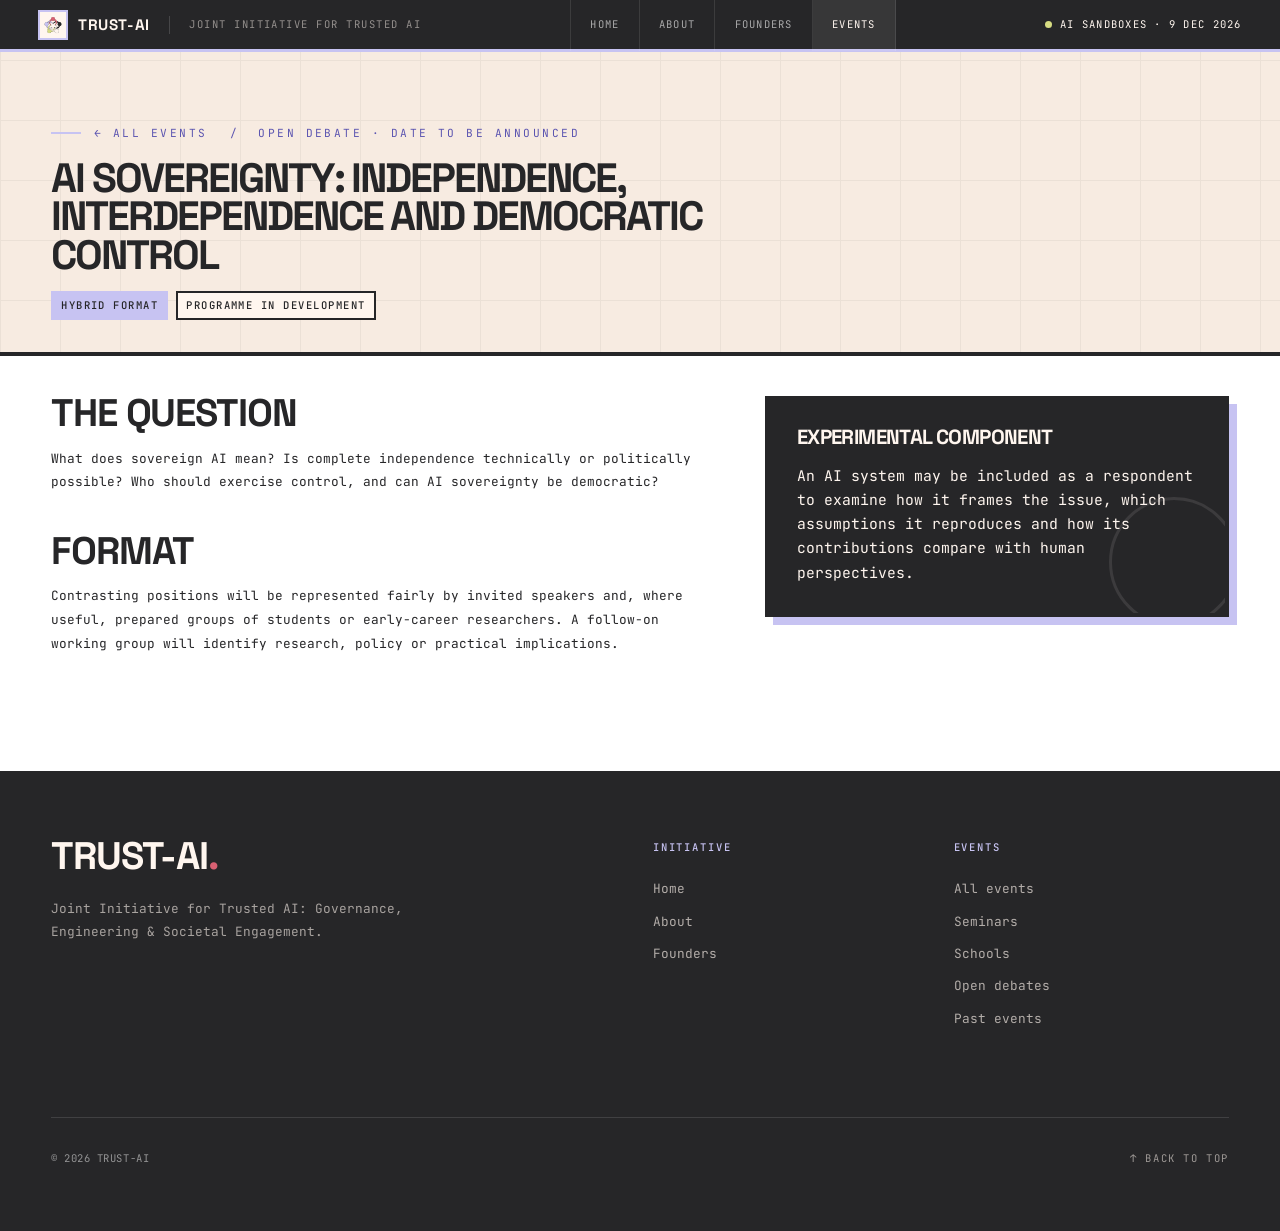
<file: events/open-debate-ai-sovereignty.html>
<!doctype html>
<html lang="en">
<head>
<meta charset="utf-8">
<meta name="viewport" content="width=device-width, initial-scale=1">
<title>AI Sovereignty Debate | TRUST-AI</title>
<meta name="description" content="AI sovereignty: independence, interdependence and democratic control">
<link rel="icon" type="image/png" href="../assets/TRUST-AI-logo-small.png?v=4">
<link rel="preconnect" href="https://fonts.googleapis.com">
<link rel="preconnect" href="https://fonts.gstatic.com" crossorigin>
<link href="https://fonts.googleapis.com/css2?family=JetBrains+Mono:wght@400;500&family=Space+Grotesk:wght@400;700&display=swap" rel="stylesheet">
<link rel="stylesheet" href="../assets/styles.css">
</head>
<body>

<header class="header">
  <div class="header__inner">
    <div class="header__left">
      <a class="header__logo" href="../index.html"><img class="header__logo-mark" src="../assets/TRUST-AI-logo-small.png?v=4" alt="">TRUST-AI</a>
      <span class="header__sep"></span>
      <span class="header__product">Joint Initiative for Trusted AI</span>
    </div>
    <nav class="header__nav">
      <a href="../index.html">Home</a>
      <a href="../about.html">About</a>
      <a href="../founders.html">Founders</a>
      <div class="header__drop"><a href="../events.html" class="active">Events</a><div class="header__menu"><a href="../events.html">All events</a><a href="../events.html#lunch-events">Lunch events</a><a href="../events.html#open-debates">Open debates</a><a href="../events.html#schools">Schools</a></div></div>
    </nav>
    <a class="header__cta" href="../events/trust-ai-launch-2026.html"><span class="header__dot"></span><span>Launch · 30 Oct 2026</span></a>
    <button class="header__burger" aria-label="Toggle navigation" aria-expanded="false"><span></span><span></span><span></span></button>
  </div>
</header>

<main>
<section class="hero hero--page">
  <div class="hero__grid" aria-hidden="true"></div>
  <div class="hero__label reveal"><a href="../events.html">← All events</a> &nbsp;/&nbsp; Open debate · date to be announced</div>
  <h1 class="hero__title">AI sovereignty: independence, interdependence and democratic control</h1>
  <div class="tags reveal"><span class="tag tag--accent">Hybrid format</span><span class="tag">Programme in development</span></div>
</section>

<section class="section">
  <div class="container split">
    <div class="prose reveal"><h2>The question</h2><p>What does sovereign AI mean? Is complete independence technically or politically possible? Who should exercise control, and can AI sovereignty be democratic?</p><h2>Format</h2><p>Contrasting positions will be represented fairly by invited speakers and, where useful, prepared groups of students or early-career researchers. A follow-on working group will identify research, policy or practical implications.</p></div>
    <aside class="card card--dark reveal"><h3 class="card__title">Experimental component</h3><p>An AI system may be included as a respondent to examine how it frames the issue, which assumptions it reproduces and how its contributions compare with human perspectives.</p><div class="card__ring" aria-hidden="true"></div></aside>
  </div>
</section>
</main>

<footer class="footer">
  <div class="footer__inner">
    <div class="footer__top">
      <div class="footer__brand">
        <h2 class="footer__brand-name">TRUST-AI<span class="accent">.</span></h2>
        <p class="footer__brand-desc">Joint Initiative for Trusted AI: Governance, Engineering &amp; Societal Engagement.</p>
      </div>
      <div class="footer__col"><div class="footer__col-title">Initiative</div><a href="../index.html">Home</a><a href="../about.html">About</a><a href="../founders.html">Founders</a></div>
      <div class="footer__col"><div class="footer__col-title">Events</div><a href="../events.html">All events</a><a href="../events.html#lunch-events">Lunch events</a><a href="../events.html#open-debates">Open debates</a><a href="../events.html#schools">Schools</a></div>
    </div>
    <div class="footer__bottom">
      <span class="footer__copy">&copy; 2026 TRUST-AI</span>
      <button class="footer__back-top">↑ Back to top</button>
    </div>
  </div>
</footer>

<script src="../assets/site.js"></script>
</body>
</html>
</file>
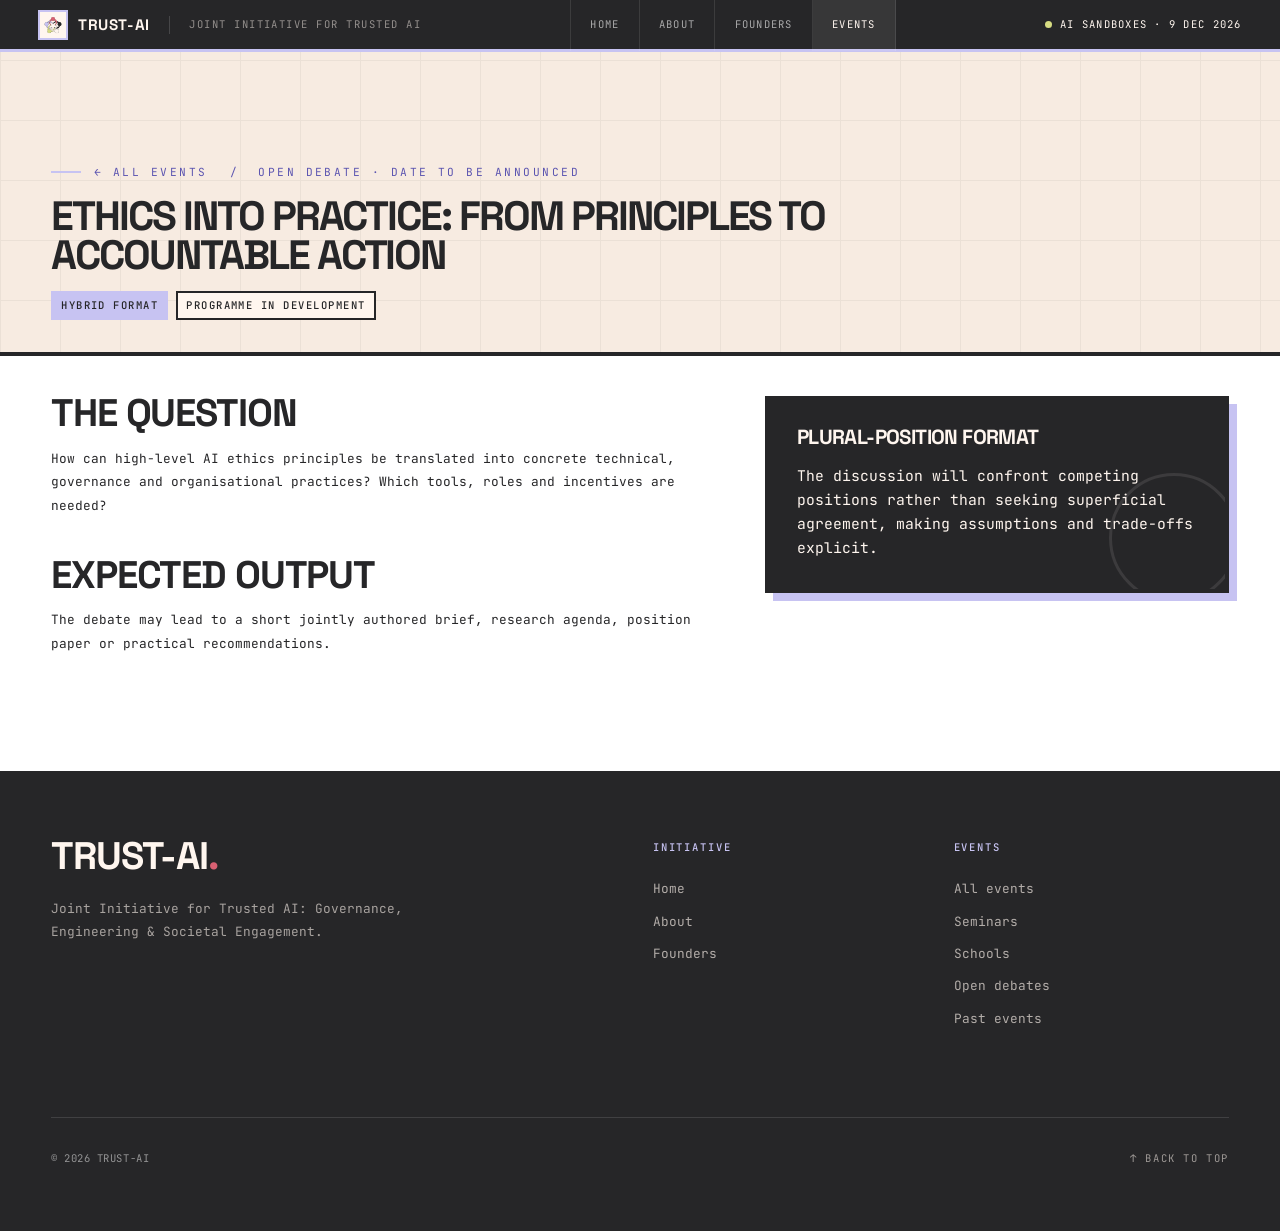
<file: events/open-debate-ethics-into-practice.html>
<!doctype html>
<html lang="en">
<head>
<meta charset="utf-8">
<meta name="viewport" content="width=device-width, initial-scale=1">
<title>Ethics into Practice | TRUST-AI</title>
<meta name="description" content="Ethics into practice: from principles to accountable action">
<link rel="icon" type="image/png" href="../assets/TRUST-AI-logo-small.png?v=4">
<link rel="preconnect" href="https://fonts.googleapis.com">
<link rel="preconnect" href="https://fonts.gstatic.com" crossorigin>
<link href="https://fonts.googleapis.com/css2?family=JetBrains+Mono:wght@400;500&family=Space+Grotesk:wght@400;700&display=swap" rel="stylesheet">
<link rel="stylesheet" href="../assets/styles.css">
</head>
<body>

<header class="header">
  <div class="header__inner">
    <div class="header__left">
      <a class="header__logo" href="../index.html"><img class="header__logo-mark" src="../assets/TRUST-AI-logo-small.png?v=4" alt="">TRUST-AI</a>
      <span class="header__sep"></span>
      <span class="header__product">Joint Initiative for Trusted AI</span>
    </div>
    <nav class="header__nav">
      <a href="../index.html">Home</a>
      <a href="../about.html">About</a>
      <a href="../founders.html">Founders</a>
      <div class="header__drop"><a href="../events.html" class="active">Events</a><div class="header__menu"><a href="../events.html">All events</a><a href="../events.html#lunch-events">Lunch events</a><a href="../events.html#open-debates">Open debates</a><a href="../events.html#schools">Schools</a></div></div>
    </nav>
    <a class="header__cta" href="../events/trust-ai-launch-2026.html"><span class="header__dot"></span><span>Launch · 30 Oct 2026</span></a>
    <button class="header__burger" aria-label="Toggle navigation" aria-expanded="false"><span></span><span></span><span></span></button>
  </div>
</header>

<main>
<section class="hero hero--page">
  <div class="hero__grid" aria-hidden="true"></div>
  <div class="hero__label reveal"><a href="../events.html">← All events</a> &nbsp;/&nbsp; Open debate · date to be announced</div>
  <h1 class="hero__title">Ethics into practice: from principles to accountable action</h1>
  <div class="tags reveal"><span class="tag tag--accent">Hybrid format</span><span class="tag">Programme in development</span></div>
</section>

<section class="section">
  <div class="container split">
    <div class="prose reveal"><h2>The question</h2><p>How can high-level AI ethics principles be translated into concrete technical, governance and organisational practices? Which tools, roles and incentives are needed?</p><h2>Expected output</h2><p>The debate may lead to a short jointly authored brief, research agenda, position paper or practical recommendations.</p></div>
    <aside class="card card--dark reveal"><h3 class="card__title">Plural-position format</h3><p>The discussion will confront competing positions rather than seeking superficial agreement, making assumptions and trade-offs explicit.</p><div class="card__ring" aria-hidden="true"></div></aside>
  </div>
</section>
</main>

<footer class="footer">
  <div class="footer__inner">
    <div class="footer__top">
      <div class="footer__brand">
        <h2 class="footer__brand-name">TRUST-AI<span class="accent">.</span></h2>
        <p class="footer__brand-desc">Joint Initiative for Trusted AI: Governance, Engineering &amp; Societal Engagement.</p>
      </div>
      <div class="footer__col"><div class="footer__col-title">Initiative</div><a href="../index.html">Home</a><a href="../about.html">About</a><a href="../founders.html">Founders</a></div>
      <div class="footer__col"><div class="footer__col-title">Events</div><a href="../events.html">All events</a><a href="../events.html#lunch-events">Lunch events</a><a href="../events.html#open-debates">Open debates</a><a href="../events.html#schools">Schools</a></div>
    </div>
    <div class="footer__bottom">
      <span class="footer__copy">&copy; 2026 TRUST-AI</span>
      <button class="footer__back-top">↑ Back to top</button>
    </div>
  </div>
</footer>

<script src="../assets/site.js"></script>
</body>
</html>
</file>
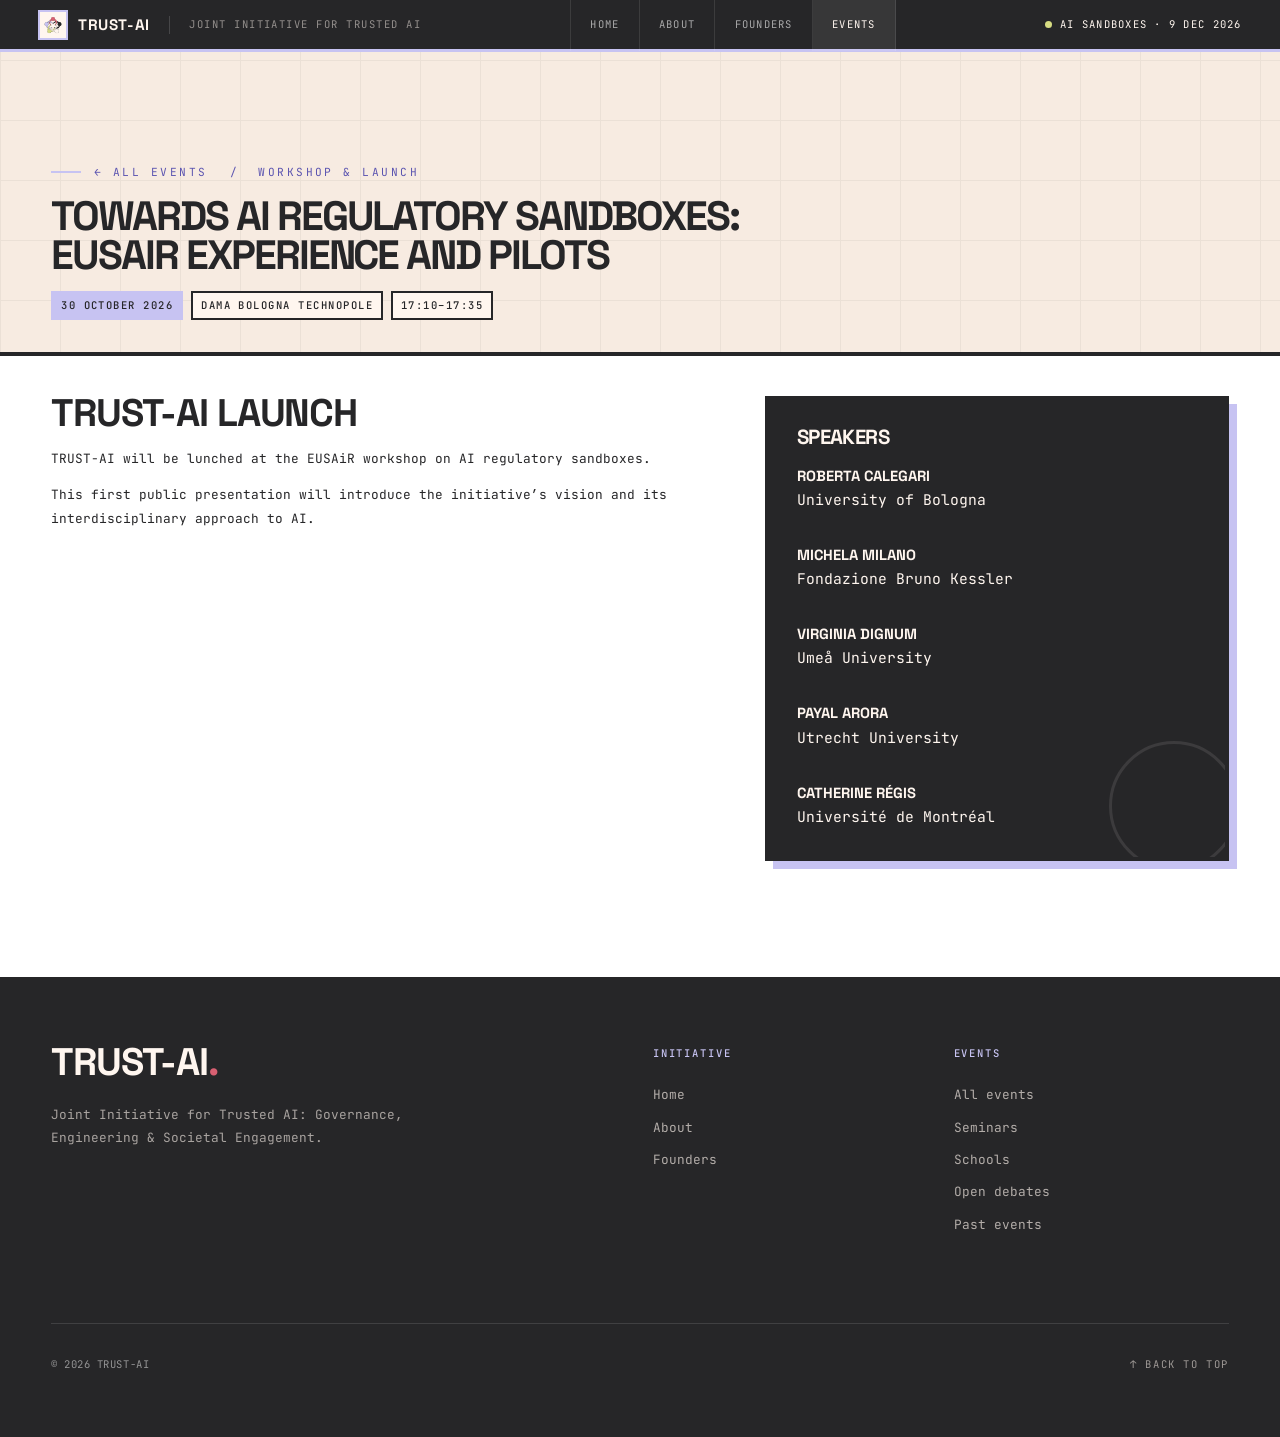
<file: events/trust-ai-launch-2026.html>
<!doctype html>
<html lang="en">
<head>
<meta charset="utf-8">
<meta name="viewport" content="width=device-width, initial-scale=1">
<title>TRUST-AI Launch | TRUST-AI</title>
<meta name="description" content="Towards AI Regulatory Sandboxes: EUSAiR Experience and Pilots">
<link rel="icon" type="image/png" href="../assets/TRUST-AI-logo-small.png?v=4">
<link rel="preconnect" href="https://fonts.googleapis.com">
<link rel="preconnect" href="https://fonts.gstatic.com" crossorigin>
<link href="https://fonts.googleapis.com/css2?family=JetBrains+Mono:wght@400;500&family=Space+Grotesk:wght@400;700&display=swap" rel="stylesheet">
<link rel="stylesheet" href="../assets/styles.css">
</head>
<body>

<header class="header">
  <div class="header__inner">
    <div class="header__left">
      <a class="header__logo" href="../index.html"><img class="header__logo-mark" src="../assets/TRUST-AI-logo-small.png?v=4" alt="">TRUST-AI</a>
      <span class="header__sep"></span>
      <span class="header__product">Joint Initiative for Trusted AI</span>
    </div>
    <nav class="header__nav">
      <a href="../index.html">Home</a>
      <a href="../about.html">About</a>
      <a href="../founders.html">Founders</a>
      <div class="header__drop"><a href="../events.html" class="active">Events</a><div class="header__menu"><a href="../events.html">All events</a><a href="../events.html#lunch-events">Lunch events</a><a href="../events.html#open-debates">Open debates</a><a href="../events.html#schools">Schools</a></div></div>
    </nav>
    <a class="header__cta" href="../events/trust-ai-launch-2026.html"><span class="header__dot"></span><span>Launch · 30 Oct 2026</span></a>
    <button class="header__burger" aria-label="Toggle navigation" aria-expanded="false"><span></span><span></span><span></span></button>
  </div>
</header>

<main>
<section class="hero hero--page">
  <div class="hero__grid" aria-hidden="true"></div>
  <div class="hero__label reveal"><a href="../events.html">← All events</a> &nbsp;/&nbsp; Workshop &amp; launch</div>
  <h1 class="hero__title">Towards AI Regulatory Sandboxes: EUSAiR Experience and Pilots</h1>
  <div class="tags reveal"><span class="tag tag--accent">30 October 2026</span><span class="tag">DAMA Bologna Technopole</span><span class="tag">17:10–17:35</span></div>
</section>

<section class="section">
  <div class="container split">
    <div class="prose reveal"><h2>TRUST-AI launch</h2><p>TRUST-AI will be lunched at the EUSAiR workshop on AI regulatory sandboxes.</p><p>This first public presentation will introduce the initiative’s vision and its interdisciplinary approach to AI.</p></div>
    <aside class="card card--dark reveal"><h3 class="card__title">Speakers</h3><p>
    <strong>Roberta Calegari</strong><br>University of Bologna</p><p>
    <strong>Michela Milano</strong><br>Fondazione Bruno Kessler</p><p>
    <strong>Virginia Dignum</strong><br>Umeå University</p><p>
    <strong>Payal Arora</strong><br>Utrecht University</p><p>
    <strong>Catherine Régis</strong><br>Université de Montréal</p>
  <div class="card__ring" aria-hidden="true"></div>
</aside>
  </div>
</section>
</main>

<footer class="footer">
  <div class="footer__inner">
    <div class="footer__top">
      <div class="footer__brand">
        <h2 class="footer__brand-name">TRUST-AI<span class="accent">.</span></h2>
        <p class="footer__brand-desc">Joint Initiative for Trusted AI: Governance, Engineering &amp; Societal Engagement.</p>
      </div>
      <div class="footer__col"><div class="footer__col-title">Initiative</div><a href="../index.html">Home</a><a href="../about.html">About</a><a href="../founders.html">Founders</a></div>
      <div class="footer__col"><div class="footer__col-title">Events</div><a href="../events.html">All events</a><a href="../events.html#lunch-events">Lunch events</a><a href="../events.html#open-debates">Open debates</a><a href="../events.html#schools">Schools</a></div>
    </div>
    <div class="footer__bottom">
      <span class="footer__copy">&copy; 2026 TRUST-AI</span>
      <button class="footer__back-top">↑ Back to top</button>
    </div>
  </div>
</footer>

<script src="../assets/site.js"></script>
</body>
</html>
</file>
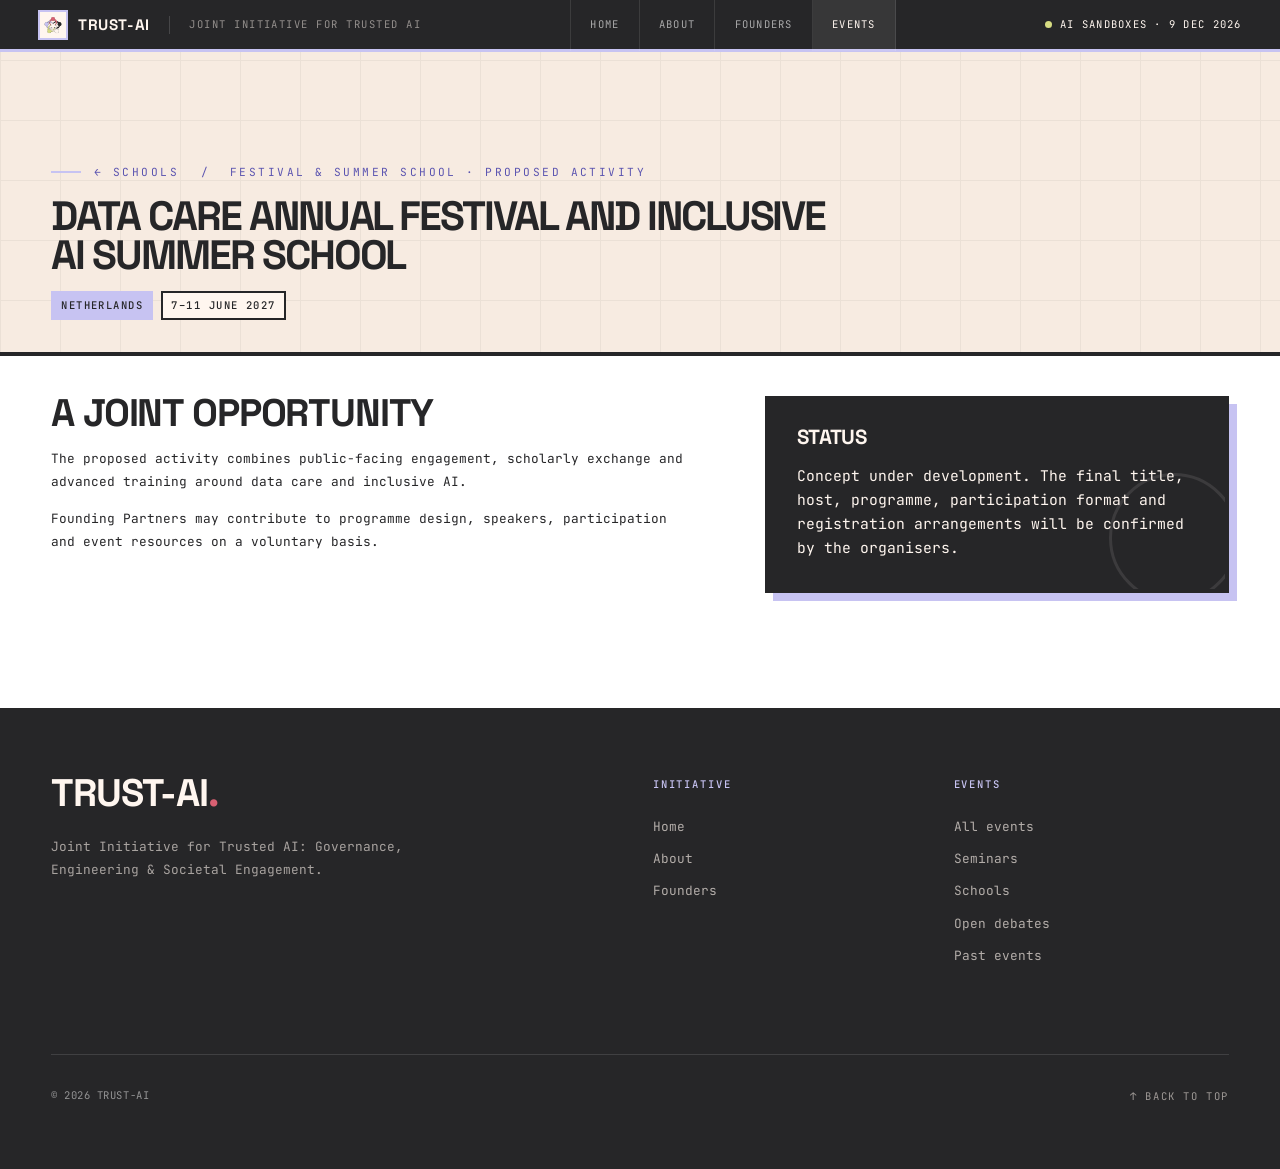
<file: schools/data-care-festival-2027.html>
<!doctype html>
<html lang="en">
<head>
<meta charset="utf-8">
<meta name="viewport" content="width=device-width, initial-scale=1">
<title>Data CARE Festival &amp; Inclusive AI Summer School | TRUST-AI</title>
<meta name="description" content="Data CARE Annual Festival and Inclusive AI Summer School">
<link rel="icon" type="image/png" href="../assets/TRUST-AI-logo-small.png?v=4">
<link rel="preconnect" href="https://fonts.googleapis.com">
<link rel="preconnect" href="https://fonts.gstatic.com" crossorigin>
<link href="https://fonts.googleapis.com/css2?family=JetBrains+Mono:wght@400;500&family=Space+Grotesk:wght@400;700&display=swap" rel="stylesheet">
<link rel="stylesheet" href="../assets/styles.css">
</head>
<body>

<header class="header">
  <div class="header__inner">
    <div class="header__left">
      <a class="header__logo" href="../index.html"><img class="header__logo-mark" src="../assets/TRUST-AI-logo-small.png?v=4" alt="">TRUST-AI</a>
      <span class="header__sep"></span>
      <span class="header__product">Joint Initiative for Trusted AI</span>
    </div>
    <nav class="header__nav">
      <a href="../index.html">Home</a>
      <a href="../about.html">About</a>
      <a href="../founders.html">Founders</a>
      <div class="header__drop"><a href="../events.html" class="active">Events</a><div class="header__menu"><a href="../events.html">All events</a><a href="../events.html#lunch-events">Lunch events</a><a href="../events.html#open-debates">Open debates</a><a href="../events.html#schools">Schools</a></div></div>
    </nav>
    <a class="header__cta" href="../events/trust-ai-launch-2026.html"><span class="header__dot"></span><span>Launch · 30 Oct 2026</span></a>
    <button class="header__burger" aria-label="Toggle navigation" aria-expanded="false"><span></span><span></span><span></span></button>
  </div>
</header>

<main>
<section class="hero hero--page">
  <div class="hero__grid" aria-hidden="true"></div>
  <div class="hero__label reveal"><a href="../events.html#schools">← Schools</a> &nbsp;/&nbsp; Festival &amp; summer school · proposed activity</div>
  <h1 class="hero__title">Data CARE Annual Festival and Inclusive AI Summer School</h1>
  <div class="tags reveal"><span class="tag tag--accent">Netherlands</span><span class="tag">7–11 June 2027</span></div>
</section>

<section class="section">
  <div class="container split">
    <div class="prose reveal"><h2>A joint opportunity</h2><p>The proposed activity combines public-facing engagement, scholarly exchange and advanced training around data care and inclusive AI.</p><p>Founding Partners may contribute to programme design, speakers, participation and event resources on a voluntary basis.</p></div>
    <aside class="card card--dark reveal"><h3 class="card__title">Status</h3><p>Concept under development. The final title, host, programme, participation format and registration arrangements will be confirmed by the organisers.</p><div class="card__ring" aria-hidden="true"></div></aside>
  </div>
</section>
</main>

<footer class="footer">
  <div class="footer__inner">
    <div class="footer__top">
      <div class="footer__brand">
        <h2 class="footer__brand-name">TRUST-AI<span class="accent">.</span></h2>
        <p class="footer__brand-desc">Joint Initiative for Trusted AI: Governance, Engineering &amp; Societal Engagement.</p>
      </div>
      <div class="footer__col"><div class="footer__col-title">Initiative</div><a href="../index.html">Home</a><a href="../about.html">About</a><a href="../founders.html">Founders</a></div>
      <div class="footer__col"><div class="footer__col-title">Events</div><a href="../events.html">All events</a><a href="../events.html#lunch-events">Lunch events</a><a href="../events.html#open-debates">Open debates</a><a href="../events.html#schools">Schools</a></div>
    </div>
    <div class="footer__bottom">
      <span class="footer__copy">&copy; 2026 TRUST-AI</span>
      <button class="footer__back-top">↑ Back to top</button>
    </div>
  </div>
</footer>

<script src="../assets/site.js"></script>
</body>
</html>
</file>
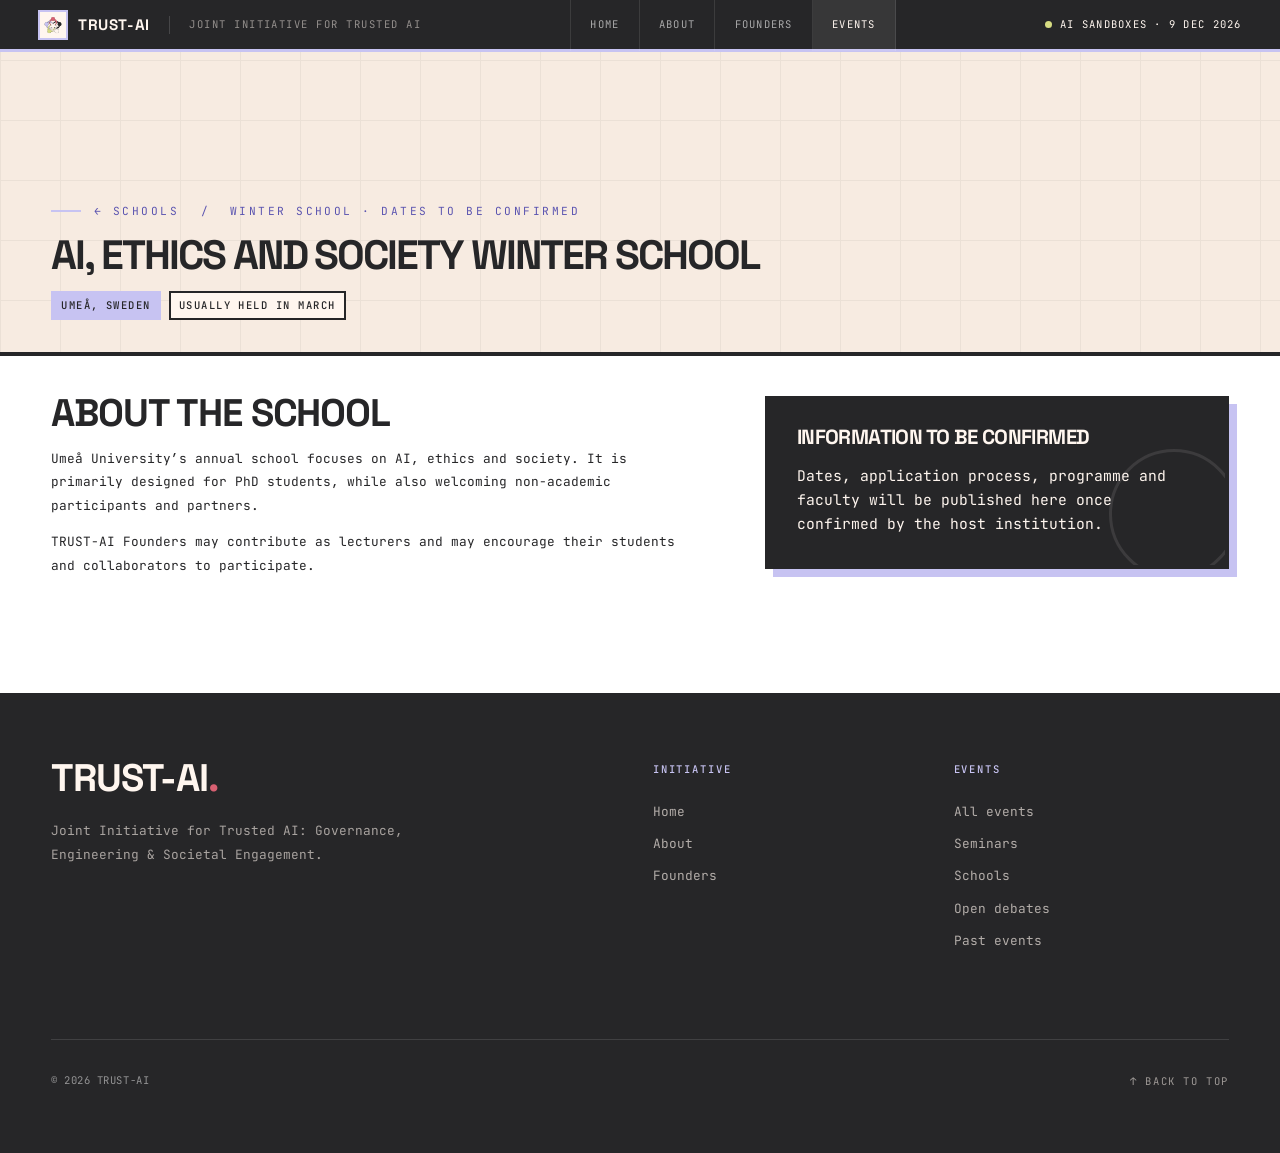
<file: schools/umea-winter-school-2027.html>
<!doctype html>
<html lang="en">
<head>
<meta charset="utf-8">
<meta name="viewport" content="width=device-width, initial-scale=1">
<title>AI, Ethics and Society Winter School | TRUST-AI</title>
<meta name="description" content="AI, Ethics and Society Winter School">
<link rel="icon" type="image/png" href="../assets/TRUST-AI-logo-small.png?v=4">
<link rel="preconnect" href="https://fonts.googleapis.com">
<link rel="preconnect" href="https://fonts.gstatic.com" crossorigin>
<link href="https://fonts.googleapis.com/css2?family=JetBrains+Mono:wght@400;500&family=Space+Grotesk:wght@400;700&display=swap" rel="stylesheet">
<link rel="stylesheet" href="../assets/styles.css">
</head>
<body>

<header class="header">
  <div class="header__inner">
    <div class="header__left">
      <a class="header__logo" href="../index.html"><img class="header__logo-mark" src="../assets/TRUST-AI-logo-small.png?v=4" alt="">TRUST-AI</a>
      <span class="header__sep"></span>
      <span class="header__product">Joint Initiative for Trusted AI</span>
    </div>
    <nav class="header__nav">
      <a href="../index.html">Home</a>
      <a href="../about.html">About</a>
      <a href="../founders.html">Founders</a>
      <div class="header__drop"><a href="../events.html" class="active">Events</a><div class="header__menu"><a href="../events.html">All events</a><a href="../events.html#lunch-events">Lunch events</a><a href="../events.html#open-debates">Open debates</a><a href="../events.html#schools">Schools</a></div></div>
    </nav>
    <a class="header__cta" href="../events/trust-ai-launch-2026.html"><span class="header__dot"></span><span>Launch · 30 Oct 2026</span></a>
    <button class="header__burger" aria-label="Toggle navigation" aria-expanded="false"><span></span><span></span><span></span></button>
  </div>
</header>

<main>
<section class="hero hero--page">
  <div class="hero__grid" aria-hidden="true"></div>
  <div class="hero__label reveal"><a href="../events.html#schools">← Schools</a> &nbsp;/&nbsp; Winter school · dates to be confirmed</div>
  <h1 class="hero__title">AI, Ethics and Society Winter School</h1>
  <div class="tags reveal"><span class="tag tag--accent">Umeå, Sweden</span><span class="tag">Usually held in March</span></div>
</section>

<section class="section">
  <div class="container split">
    <div class="prose reveal"><h2>About the school</h2><p>Umeå University’s annual school focuses on AI, ethics and society. It is primarily designed for PhD students, while also welcoming non-academic participants and partners.</p><p>TRUST-AI Founders may contribute as lecturers and may encourage their students and collaborators to participate.</p></div>
    <aside class="card card--dark reveal"><h3 class="card__title">Information to be confirmed</h3><p>Dates, application process, programme and faculty will be published here once confirmed by the host institution.</p><div class="card__ring" aria-hidden="true"></div></aside>
  </div>
</section>
</main>

<footer class="footer">
  <div class="footer__inner">
    <div class="footer__top">
      <div class="footer__brand">
        <h2 class="footer__brand-name">TRUST-AI<span class="accent">.</span></h2>
        <p class="footer__brand-desc">Joint Initiative for Trusted AI: Governance, Engineering &amp; Societal Engagement.</p>
      </div>
      <div class="footer__col"><div class="footer__col-title">Initiative</div><a href="../index.html">Home</a><a href="../about.html">About</a><a href="../founders.html">Founders</a></div>
      <div class="footer__col"><div class="footer__col-title">Events</div><a href="../events.html">All events</a><a href="../events.html#lunch-events">Lunch events</a><a href="../events.html#open-debates">Open debates</a><a href="../events.html#schools">Schools</a></div>
    </div>
    <div class="footer__bottom">
      <span class="footer__copy">&copy; 2026 TRUST-AI</span>
      <button class="footer__back-top">↑ Back to top</button>
    </div>
  </div>
</footer>

<script src="../assets/site.js"></script>
</body>
</html>
</file>
<file: assets/styles.css>
/* ----- 1. RESET & VARIABLES ----- */
*, *::before, *::after { margin: 0; padding: 0; box-sizing: border-box; }

:root {
  /* Palette in T-R-U-S-T order: cream, charcoal, lime, rose, lavender */
  --base: #fff6ef;       /* T — cream: cards and the home hero */
  --page: #ffffff;       /* page background */
  --ink: #262628;        /* R — text, borders, header, footer, dark cards */
  --lime: #d6dc82;       /* U */
  --rose: #d86072;       /* S */
  --accent: #c7c3f2;     /* T — lavender accent */
  --accent-ink: #5b54b0; /* lavender dark enough for small text on cream */
  --muted: #6b6668;
  --surface: #f7ebe1;    /* slightly deeper cream for alternate sections */

  --border: 4px solid var(--ink);
  --border-thin: 2px solid var(--ink);
  --shadow: 8px 8px 0 var(--ink);
  --shadow-accent: 8px 8px 0 var(--accent);
  --shadow-hover: 12px 12px 0 var(--ink);

  --fs-hero: clamp(4rem, 14vw, 13rem);
  --fs-h1: clamp(2.4rem, 5.5vw, 5rem);
  --fs-h2: clamp(1.6rem, 3vw, 2.8rem);
  --fs-h3: clamp(1.15rem, 1.6vw, 1.5rem);
  --fs-body: clamp(.92rem, 1.05vw, 1.05rem);
  --fs-data: clamp(.8rem, .9vw, .95rem);
  --fs-micro: .66rem;
  --fs-ticker: clamp(1.3rem, 2.4vw, 2.4rem);
  --fs-stat: clamp(2.4rem, 5vw, 4.5rem);

  --gap: clamp(1rem, 2vw, 2rem);
  --pad-x: clamp(1rem, 4vw, 4rem);
  --section-pad: clamp(4rem, 9vw, 9rem) var(--pad-x);
  --header-h: 52px;
}

html { scroll-behavior: smooth; scroll-padding-top: calc(var(--header-h) + 16px); -webkit-text-size-adjust: 100%; }
body { font-family: 'JetBrains Mono', ui-monospace, monospace; font-size: var(--fs-body); line-height: 1.65; color: var(--ink); background: var(--page); overflow-x: hidden; }
img { max-width: 100%; display: block; }
a { color: inherit; text-decoration: none; }
::selection { background: var(--accent); color: var(--ink); }

/* ----- 2. TYPOGRAPHY ----- */
h1, h2, h3, .font-display { font-family: 'Space Grotesk', sans-serif; font-weight: 700; text-transform: uppercase; line-height: .9; letter-spacing: -.03em; }
p + p { margin-top: 1em; }

/* ----- 3. UTILITIES ----- */
.container { width: 100%; max-width: 1440px; margin: 0 auto; }
.accent { color: var(--rose); }
.eyebrow { font-size: .7rem; text-transform: uppercase; letter-spacing: .22em; color: var(--accent-ink); margin-bottom: 1rem; }
.title { font-size: var(--fs-h1); }

.tag { display: inline-block; font-size: .66rem; font-weight: 500; text-transform: uppercase; letter-spacing: .14em; padding: .35em .75em; border: 2px solid var(--ink); background: var(--base); color: var(--ink); }
.tag--filled { background: var(--ink); color: var(--base); }
.tag--accent { background: var(--accent); border-color: var(--accent); color: var(--ink); }
.tag--lime { background: var(--lime); border-color: var(--lime); color: var(--ink); }
.tags { display: flex; flex-wrap: wrap; gap: .5rem; }

/* ----- 4. BUTTONS ----- */
.btn { display: inline-block; font-family: inherit; font-size: .74rem; font-weight: 500; text-transform: uppercase; letter-spacing: .1em; padding: .9em 2em; border: var(--border); box-shadow: var(--shadow); cursor: pointer; text-align: center; }
.btn--primary { background: var(--accent); color: var(--ink); }
.btn--ghost { background: var(--base); color: var(--ink); }
.btn:hover { transform: translate(-4px, -4px); box-shadow: var(--shadow-hover); }
.btn--ghost:hover { background: var(--ink); color: var(--base); }
.btn:active { transform: translate(4px, 4px); box-shadow: 0 0 0 var(--ink); }
.btn-row { display: flex; flex-wrap: wrap; gap: 1.2rem; }
.link { font-size: var(--fs-micro); text-transform: uppercase; letter-spacing: .14em; font-weight: 500; border-bottom: 2px solid currentColor; padding-bottom: 2px; }
.link:hover { color: var(--accent-ink); }
.card--dark .link:hover { color: var(--accent); }

/* ----- 5. HEADER ----- */
.header { position: fixed; inset: 0 0 auto; height: var(--header-h); z-index: 1000; display: flex; align-items: center; padding: 0 clamp(1rem, 3vw, 3rem); background: var(--ink); color: var(--base); border-bottom: 3px solid var(--accent); }
.header__inner { width: 100%; max-width: 1440px; margin: 0 auto; display: flex; align-items: center; justify-content: space-between; gap: 1rem; }
.header__left { display: flex; align-items: center; gap: 1.2rem; }
.header__logo { display: flex; align-items: center; gap: .6rem; font-family: 'Space Grotesk', sans-serif; font-weight: 700; font-size: .95rem; text-transform: uppercase; letter-spacing: .04em; white-space: nowrap; }
.header__logo-mark { width: 30px; height: 30px; padding: 2px; background: var(--base); border: 2px solid var(--accent); }
.header__sep { width: 1px; height: 18px; background: rgba(255, 255, 255, .15); }
.header__product { font-size: var(--fs-micro); letter-spacing: .14em; text-transform: uppercase; opacity: .5; }
.header__nav { display: flex; align-items: stretch; height: var(--header-h); border-left: 1px solid rgba(255, 255, 255, .1); }
.header__nav a { display: flex; align-items: center; padding: 0 1.2rem; border-right: 1px solid rgba(255, 255, 255, .1); font-size: var(--fs-micro); text-transform: uppercase; letter-spacing: .12em; color: rgba(255, 255, 255, .6); }
.header__nav a:hover { background: var(--accent); color: var(--ink); }
.header__nav a.active { background: rgba(255, 255, 255, .08); color: var(--base); }
.header__drop { position: relative; display: flex; }
.header__menu { position: absolute; top: 100%; left: -1px; display: none; min-width: 200px; background: var(--ink); border: 2px solid var(--accent); border-top: 0; box-shadow: var(--shadow-accent); }
.header__drop:hover .header__menu, .header__drop:focus-within .header__menu { display: block; }
.header__menu a { padding: .9rem 1.2rem; border-right: 0; border-bottom: 1px solid rgba(255, 255, 255, .1); white-space: nowrap; }
.header__menu a:last-child { border-bottom: 0; }
.header__cta { display: flex; align-items: center; gap: .5rem; font-size: var(--fs-micro); text-transform: uppercase; letter-spacing: .12em; }
.header__cta:hover { color: var(--lime); }
.header__dot { width: 7px; height: 7px; border-radius: 50%; background: var(--lime); animation: pulse 2s ease-in-out infinite; }
@keyframes pulse { 50% { opacity: .35; } }
.header__burger { display: none; flex-direction: column; gap: 4px; padding: 4px; background: none; border: 0; cursor: pointer; }
.header__burger span { width: 22px; height: 2px; background: var(--base); }

/* ----- 6. HERO ----- */
.hero { position: relative; min-height: 100vh; min-height: 100svh; display: flex; flex-direction: column; justify-content: flex-end; padding: var(--section-pad); padding-top: calc(var(--header-h) + 4rem); overflow: hidden; border-bottom: var(--border); }
.hero:not(.hero--page) { background: var(--base); }
/* Compact inner-page banner: one fixed minimum height so About, Founders and Events match,
   small enough that the founder photos are visible without scrolling */
.hero--page { min-height: calc(var(--header-h) + 19rem); padding-top: calc(var(--header-h) + 2rem); padding-bottom: 2rem; background: var(--surface); }
.hero--page .hero__label { margin-bottom: 1rem; }
.hero--page + .section { padding-top: clamp(2rem, 4vw, 2.5rem); }
.hero__grid { position: absolute; inset: 0; pointer-events: none; opacity: .05; background-size: 60px 60px; background-image: linear-gradient(var(--ink) 1px, transparent 1px), linear-gradient(90deg, var(--ink) 1px, transparent 1px); }
.hero > *:not(.hero__grid) { position: relative; z-index: 1; }
.hero__label { display: flex; align-items: center; gap: .8rem; margin-bottom: 1.5rem; font-size: .7rem; text-transform: uppercase; letter-spacing: .22em; color: var(--accent-ink); }
.hero__label::before { content: ""; width: 30px; height: 2px; background: var(--accent); }
.hero__label a:hover { color: var(--ink); }
.hero__title { font-size: var(--fs-hero); line-height: .82; letter-spacing: -.05em; margin-bottom: 2.5rem; }
.hero__title .line { display: block; }
.hero__title .line--indent { padding-left: clamp(1rem, 6vw, 6rem); }
.hero__head { display: flex; align-items: center; gap: clamp(1rem, 4vw, 4rem); margin-bottom: 2.5rem; }
.hero__head .hero__title { margin-bottom: 0; }
/* Height of the two title lines; the PNG has ~12% empty margin, so scale it up visually to match */
.hero__logo { flex-shrink: 0; margin-left: auto; height: calc(var(--fs-hero) * 1.6); width: auto; max-width: 30vw; aspect-ratio: 1; object-fit: contain; transform: scale(1.3); transform-origin: right center; filter: drop-shadow(0 18px 20px rgba(38, 38, 40, .25)); }
.hero--page .hero__title { font-size: clamp(1.8rem, 3.2vw, 2.8rem); line-height: .95; max-width: 30ch; margin-bottom: 1rem; }
.hero__bottom { display: flex; align-items: flex-end; justify-content: space-between; gap: 2.5rem; flex-wrap: wrap; }
.hero__desc { max-width: 460px; font-size: var(--fs-data); line-height: 1.8; color: var(--muted); }
.hero__desc + .btn-row { margin-top: 2rem; }
.hero--page .hero__desc { max-width: 680px; }
.hero__scroll-cue { position: absolute !important; right: clamp(1rem, 2vw, 4rem); top: calc(var(--header-h) + 3rem); writing-mode: vertical-rl; display: flex; align-items: center; gap: .8rem; font-size: var(--fs-micro); text-transform: uppercase; letter-spacing: .2em; color: var(--muted); }
.hero__scroll-cue::after { content: ""; width: 2px; height: 50px; background: var(--ink); animation: scrollPulse 2s ease-in-out infinite; }
@keyframes scrollPulse { 0%, 100% { opacity: .3; transform: scaleY(.5); } 50% { opacity: 1; transform: none; } }
@supports (animation-timeline: scroll()) {
  .hero:not(.hero--page) .hero__title { animation: heroTilt linear both; animation-timeline: scroll(); animation-range: 0vh 60vh; }
}
@keyframes heroTilt { to { transform: rotate(-2.5deg) translateY(-20px); opacity: .25; } }

/* ----- 7. SECTIONS ----- */
.section { padding: var(--section-pad); border-bottom: var(--border); }
.section--surface { background: var(--surface); }
.section__header { margin-bottom: clamp(2.5rem, 5vw, 4.5rem); }
.section__header--split { display: flex; align-items: flex-end; justify-content: space-between; gap: 2rem; flex-wrap: wrap; }
.section__subtitle { max-width: 360px; font-size: var(--fs-data); line-height: 1.7; color: var(--muted); }

/* ----- 8. CARDS & BENTO ----- */
.card { position: relative; overflow: hidden; display: flex; flex-direction: column; gap: 1rem; padding: clamp(1.4rem, 2.2vw, 2.2rem); background: var(--base); border: var(--border); box-shadow: var(--shadow); }
.card:hover { transform: translate(-4px, -4px); box-shadow: var(--shadow-hover); }
.card--dark { background: var(--ink); color: var(--base); box-shadow: var(--shadow-accent); }
.card--dark:hover { box-shadow: 12px 12px 0 var(--accent); }
.card--accent { background: var(--accent); }
.card--cream { background: var(--base); }
.card--lime { background: var(--lime); }
.card--rose { background: var(--rose); }
.card__number { font-family: 'Space Grotesk', sans-serif; font-weight: 700; font-size: .74rem; text-transform: uppercase; letter-spacing: .1em; opacity: .5; }
.card__title { font-size: var(--fs-h3); line-height: .95; }
.card__text { font-size: var(--fs-data); line-height: 1.75; opacity: .75; }
.card__foot { margin-top: auto; padding-top: .5rem; }
.card__letter { margin-top: auto; align-self: flex-end; font-family: 'Space Grotesk', sans-serif; font-weight: 700; font-size: clamp(4rem, 8vw, 7rem); line-height: .8; letter-spacing: -.05em; }
.pillar { min-height: 280px; }
.pillar .card__letter { margin: 0 0 auto; align-self: flex-start; }
.card__ring { position: absolute; right: -14px; bottom: -14px; width: 130px; height: 130px; border: 3px solid currentColor; border-radius: 50%; opacity: .1; }

.grid { display: grid; gap: var(--gap); }
.grid--2 { grid-template-columns: repeat(2, 1fr); }
.grid--3 { grid-template-columns: repeat(3, 1fr); }
.grid--5 { grid-template-columns: repeat(5, 1fr); }
.bento { display: grid; grid-template-columns: repeat(12, 1fr); grid-auto-rows: minmax(220px, auto); gap: var(--gap); }
.span-4 { grid-column: span 4; }
.span-6 { grid-column: span 6; }
.span-8 { grid-column: span 8; }

/* ----- 9. TICKER ----- */
.ticker { overflow: hidden; padding: 1.2rem 0; background: var(--ink); color: var(--base); border-bottom: var(--border); }
.ticker--lime { background: var(--lime); color: var(--ink); }
.ticker__track { display: flex; width: max-content; animation: tickerScroll 34s linear infinite; }
.ticker--reverse .ticker__track { animation-direction: reverse; animation-duration: 40s; }
.ticker__item { display: flex; align-items: center; gap: 2rem; padding: 0 2rem; font-family: 'Space Grotesk', sans-serif; font-weight: 700; font-size: var(--fs-ticker); text-transform: uppercase; letter-spacing: -.02em; white-space: nowrap; }
.ticker__item::after { content: ""; width: 12px; height: 12px; flex-shrink: 0; background: var(--accent); }
.ticker--lime .ticker__item::after { background: var(--ink); }
@keyframes tickerScroll { to { transform: translateX(-50%); } }

/* ----- 10. STACK (sticky cards) ----- */
.stack__card { position: sticky; top: calc(var(--header-h) + 28px); display: grid; grid-template-columns: repeat(12, 1fr); gap: var(--gap); align-items: center; margin-bottom: 2rem; padding: clamp(2rem, 4vw, 3.5rem); background: var(--base); border: var(--border); box-shadow: var(--shadow); }
/* Same colour order as the T-R-U-S-T pillars (cream, charcoal, lime, rose, lavender), as a 30% tint over solid white, so earlier cards stay hidden */
.stack__card:nth-child(2) { top: calc(var(--header-h) + 58px); background: linear-gradient(rgba(38, 38, 40, .3), rgba(38, 38, 40, .3)), var(--base); }
.stack__card:nth-child(3) { top: calc(var(--header-h) + 88px); background: linear-gradient(rgba(214, 220, 130, .3), rgba(214, 220, 130, .3)), var(--base); }
.stack__card:nth-child(4) { top: calc(var(--header-h) + 118px); background: linear-gradient(rgba(216, 96, 114, .3), rgba(216, 96, 114, .3)), var(--base); }
.stack__card:nth-child(5) { top: calc(var(--header-h) + 148px); background: linear-gradient(rgba(199, 195, 242, .3), rgba(199, 195, 242, .3)), var(--base); }
.stack__left { grid-column: span 4; display: flex; justify-content: center; }
.stack__right { grid-column: span 8; }
.stack__logo { width: min(100%, 220px); height: 140px; object-fit: contain; filter: drop-shadow(0 14px 14px rgba(38, 38, 40, .35)); }
.stack__title { font-size: var(--fs-h2); margin-bottom: .6rem; }
.stack__meta { margin-bottom: 1rem; font-size: var(--fs-micro); text-transform: uppercase; letter-spacing: .14em; opacity: .75; }
.stack__text { max-width: 560px; font-size: var(--fs-data); line-height: 1.8; opacity: .85; }
.stack__card .tags { margin-top: 1.2rem; }
.stack__card .tag--accent { background: var(--base); border: 1px solid var(--ink); color: var(--ink); }

/* ----- 11. EVENTS ----- */
.event-row { display: grid; grid-template-columns: auto 1fr auto; align-items: center; gap: clamp(1.5rem, 4vw, 4rem); padding: clamp(1.5rem, 3vw, 2.5rem); background: var(--base); border: var(--border); box-shadow: var(--shadow); }
.event-row__date { font-family: 'Space Grotesk', sans-serif; font-weight: 700; line-height: .85; text-transform: uppercase; }
.event-row__date b { display: block; font-size: clamp(4rem, 8vw, 6.5rem); letter-spacing: -.05em; }
.event-row__date span { display: block; margin-top: .4rem; font-size: .9rem; letter-spacing: .08em; color: var(--accent-ink); }
.event-row h3 { font-size: var(--fs-h3); margin-bottom: .6rem; }

/* ----- 12. CONTENT BLOCKS (about, founders, detail pages) ----- */
.split { display: grid; grid-template-columns: 7fr 5fr; gap: clamp(2rem, 5vw, 5rem); align-items: start; }
.prose h2 { font-size: var(--fs-h2); margin: 2.5rem 0 1rem; }
.prose h2:first-child { margin-top: 0; }
.prose p { max-width: 640px; font-size: var(--fs-data); line-height: 1.85; }
.card p strong { font-family: 'Space Grotesk', sans-serif; text-transform: uppercase; }

.focus-table { width: 100%; border-collapse: collapse; border: var(--border); box-shadow: var(--shadow); background: var(--base); font-size: var(--fs-data); }
.focus-table th, .focus-table td { padding: 1.1rem 1.2rem; text-align: left; vertical-align: top; border-bottom: 2px solid var(--ink); }
.focus-table th { background: var(--ink); color: var(--base); font-size: var(--fs-micro); font-weight: 500; text-transform: uppercase; letter-spacing: .14em; }
.focus-table td:first-child { font-family: 'Space Grotesk', sans-serif; font-weight: 700; text-transform: uppercase; }
.focus-table tr:hover td { background: var(--accent); }
.table-wrap { overflow-x: auto; padding: 0 12px 12px 0; }

.founder { gap: 1.2rem; }
.founder__photo { width: 100%; aspect-ratio: 1; object-fit: cover; object-position: center top; border: var(--border); filter: grayscale(1); transition: filter .2s; }
.founder:hover .founder__photo { filter: none; }
.founder__body { display: flex; flex-direction: column; gap: .8rem; }
.founder__inst { font-size: var(--fs-micro); text-transform: uppercase; letter-spacing: .14em; color: var(--accent-ink); }

/* Contact block (founders page) */
.contact { margin-top: 1.2rem; }
.contact > summary { list-style: none; }
.contact > summary::-webkit-details-marker { display: none; }
.contact > summary::after { content: " ↓"; }
.contact[open] > summary { background: var(--ink); color: var(--base); }
.contact[open] > summary::after { content: " ↑"; }
.contact__panel { margin-top: 1.8rem; padding: clamp(1.2rem, 2vw, 1.8rem); max-width: 640px; background: var(--page); border: var(--border); box-shadow: var(--shadow); }
.contact__details { display: grid; gap: .6rem; margin-top: 1.8rem; font-size: var(--fs-data); }
.contact__details > div { display: flex; align-items: center; gap: 1rem; flex-wrap: wrap; }
.contact__details dt { min-width: 5.5em; font-size: var(--fs-micro); text-transform: uppercase; letter-spacing: .14em; color: var(--muted); }
.contact__details dd { display: flex; align-items: center; gap: .8rem; }
.contact__copy { padding: .25em .7em; font: inherit; font-size: var(--fs-micro); text-transform: uppercase; letter-spacing: .12em; color: var(--ink); background: var(--base); border: 2px solid var(--ink); cursor: pointer; }
.contact__copy:hover, .contact__copy.copied { background: var(--ink); color: var(--base); }

/* Join / people */
.filter-row { display: flex; flex-wrap: wrap; gap: .6rem; margin-bottom: 2.5rem; }
.filter-row .tag { cursor: pointer; font-family: inherit; }
.filter-row .tag.active, .filter-row .tag:hover { background: var(--ink); color: var(--base); }
.form { display: grid; grid-template-columns: repeat(2, 1fr); gap: 1.4rem; }
.form .wide { grid-column: 1 / -1; }
.form label { display: grid; gap: .5rem; font-size: var(--fs-micro); text-transform: uppercase; letter-spacing: .14em; }
.form input, .form select, .form textarea { width: 100%; padding: .9rem; font: inherit; font-size: var(--fs-data); text-transform: none; letter-spacing: 0; background: var(--base); border: var(--border-thin); }
.form input:focus, .form select:focus, .form textarea:focus { outline: none; box-shadow: 4px 4px 0 var(--accent); }
.form textarea { min-height: 130px; resize: vertical; }
.form__note { margin-top: 1.2rem; font-size: .75rem; color: var(--muted); }

/* ----- 13. FOOTER ----- */
.footer { padding: clamp(2.5rem, 5vw, 4rem) var(--pad-x); background: var(--ink); color: var(--base); }
.footer__inner { max-width: 1440px; margin: 0 auto; }
.footer__top { display: grid; grid-template-columns: repeat(12, 1fr); gap: var(--gap); padding-bottom: clamp(3rem, 6vw, 5rem); border-bottom: 1px solid rgba(255, 255, 255, .12); }
.footer__brand { grid-column: span 6; }
.footer__brand-name { font-size: var(--fs-h2); margin-bottom: 1.5rem; }
.footer__brand-desc { max-width: 380px; font-size: var(--fs-data); line-height: 1.8; opacity: .6; }
.footer__col { grid-column: span 3; }
.footer__col-title { margin-bottom: 1.4rem; font-size: var(--fs-micro); font-weight: 500; text-transform: uppercase; letter-spacing: .18em; color: var(--accent); }
.footer__col a { display: block; margin-bottom: .7rem; font-size: var(--fs-data); opacity: .65; }
.footer__col a:hover { opacity: 1; color: var(--accent); }
.footer__bottom { display: flex; flex-wrap: wrap; justify-content: space-between; align-items: center; gap: 1rem; padding-top: 2rem; }
.footer__copy { font-size: var(--fs-micro); letter-spacing: .05em; color: rgba(255, 255, 255, .5); }
.footer__copy a { color: var(--accent); }
.footer__back-top { font-family: inherit; font-size: var(--fs-micro); text-transform: uppercase; letter-spacing: .15em; color: var(--base); opacity: .55; background: none; border: 0; cursor: pointer; }
.footer__back-top:hover { opacity: 1; color: var(--accent); }

/* ----- 14. SCROLL REVEAL (only hidden once JS is running) ----- */
.js .reveal { opacity: 0; transform: translateY(24px); transition: opacity .5s ease, transform .5s ease; }
.js .reveal.visible { opacity: 1; transform: none; }
.js .reveal.visible:hover { transition-delay: 0s !important; }
@media (prefers-reduced-motion: reduce) {
  .js .reveal { opacity: 1; transform: none; transition: none; }
  .ticker__track, .header__dot, .hero__scroll-cue::after { animation: none; }
  .hero__title { animation: none !important; }
}

/* ----- 15. RESPONSIVE ----- */
@media (max-width: 1024px) {
  .span-4, .span-6, .span-8 { grid-column: span 6; }
  .grid--5 { grid-template-columns: repeat(3, 1fr); }
  .grid--3 { grid-template-columns: repeat(2, 1fr); }
  .stack__left { grid-column: span 3; }
  .stack__right { grid-column: span 9; }
  .footer__brand { grid-column: span 12; }
  .footer__col { grid-column: span 4; }
  .split { grid-template-columns: 1fr; }
}
@media (max-width: 860px) {
  .header__nav { display: none; }
  .header__product, .header__sep { display: none; }
  .header__burger { display: flex; }
  .header__nav.open { position: absolute; top: var(--header-h); left: 0; display: flex; flex-direction: column; width: 100%; height: auto; background: var(--ink); border-bottom: 3px solid var(--accent); }
  .header__nav.open a { padding: 1rem clamp(1rem, 3vw, 3rem); border-right: 0; border-bottom: 1px solid rgba(255, 255, 255, .08); }
  .header__drop { flex-direction: column; }
  .header__menu { position: static; display: block; min-width: 0; border: 0; box-shadow: none; }
  .header__nav.open .header__menu a { padding-left: calc(clamp(1rem, 3vw, 3rem) + 1.2rem); }
}
@media (max-width: 768px) {
  .span-4, .span-6, .span-8 { grid-column: 1 / -1; }
  .grid--2, .grid--3 { grid-template-columns: 1fr; }
  .grid--5 { grid-template-columns: 1fr 1fr; }
  .hero__bottom { flex-direction: column; align-items: flex-start; }
  .hero__scroll-cue { display: none !important; }
  .stack__card { position: relative; top: auto !important; grid-template-columns: 1fr; }
  .stack__left, .stack__right { grid-column: 1 / -1; }
  .stack__left { justify-content: flex-start; }
  .event-row { grid-template-columns: 1fr; }
  .form { grid-template-columns: 1fr; }
  .footer__col { grid-column: span 6; }
}
@media (max-width: 480px) {
  .header__cta span:last-child { display: none; }
  .grid--5 { grid-template-columns: 1fr; }
  .footer__col { grid-column: 1 / -1; }
}

.hero__tagline {
  max-width: 620px;
  margin: 0 0 18px;
  color: var(--white);
  font-size: clamp(1.35rem, 2.2vw, 2rem);
  font-weight: 650;
  line-height: 1.2;
  letter-spacing: -0.025em;
}

.btn--lime {
  background: var(--lime);
  color: var(--ink);
}
</file>
